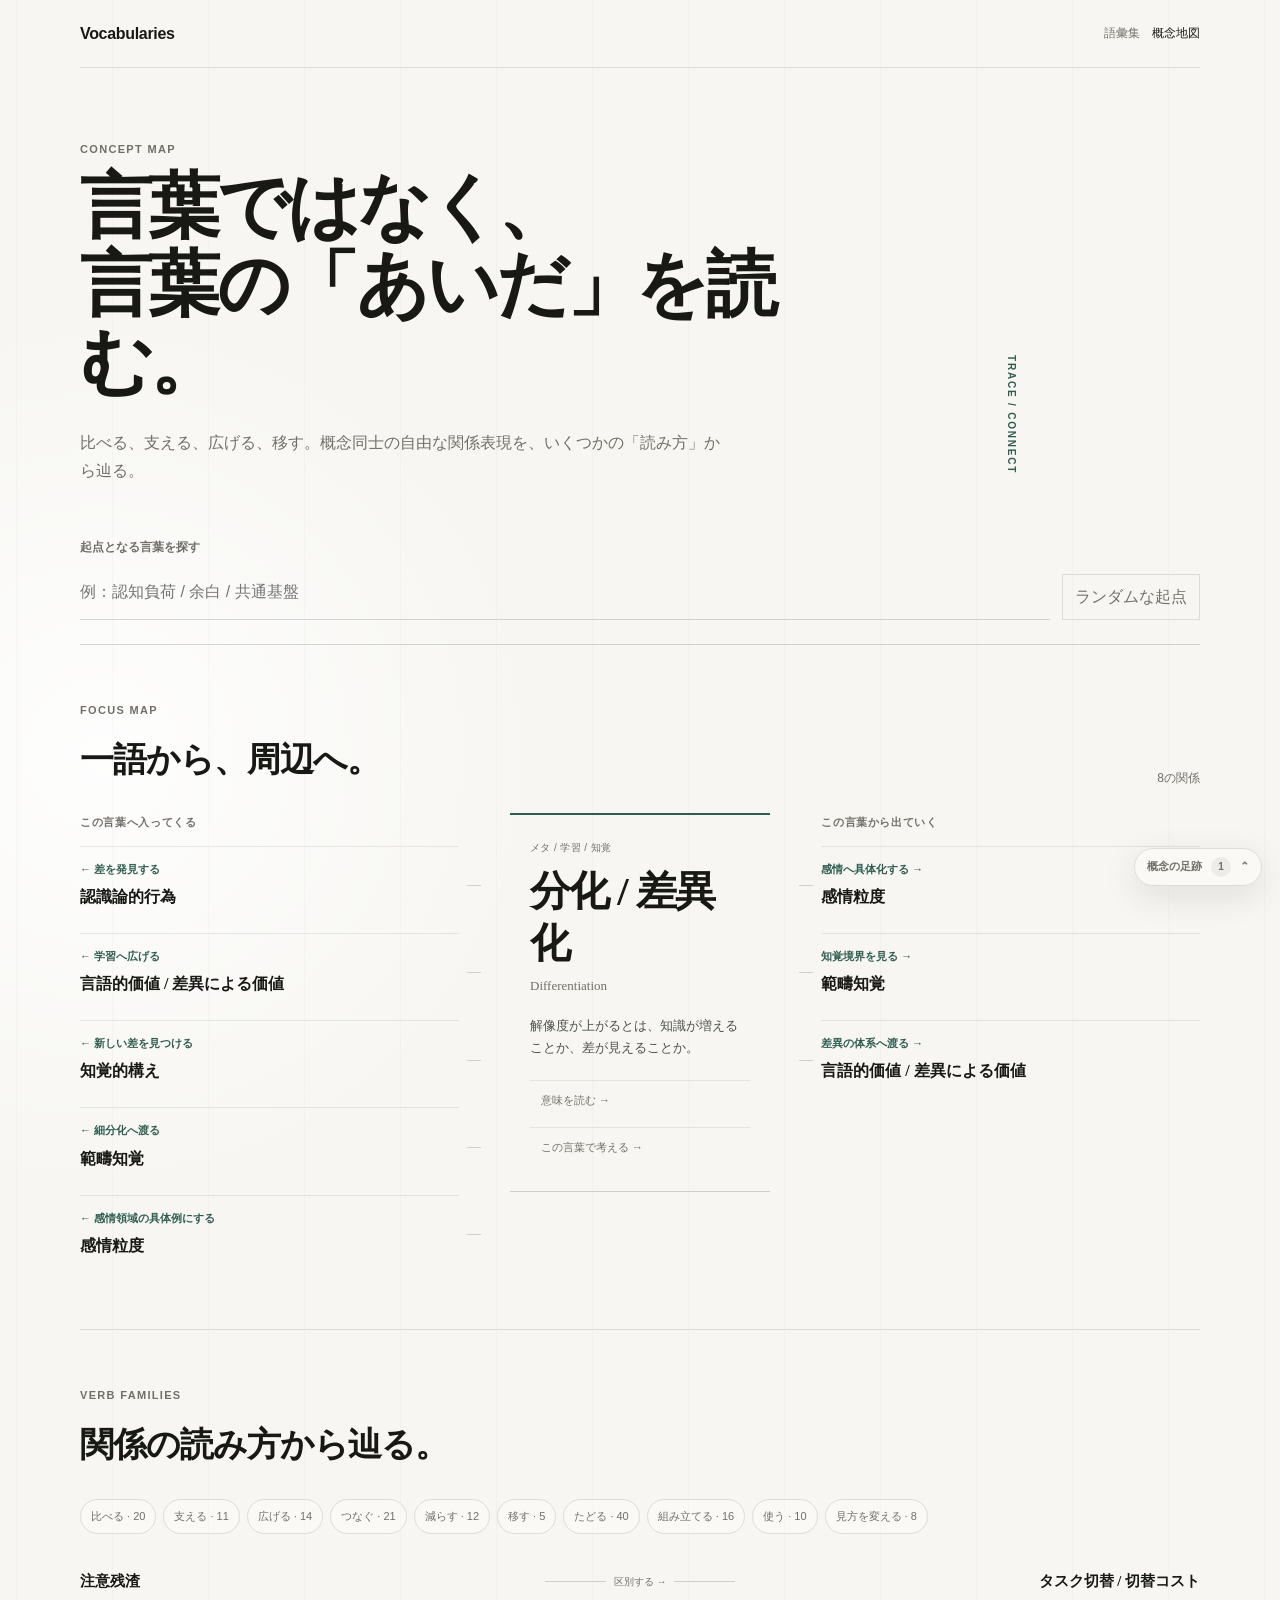
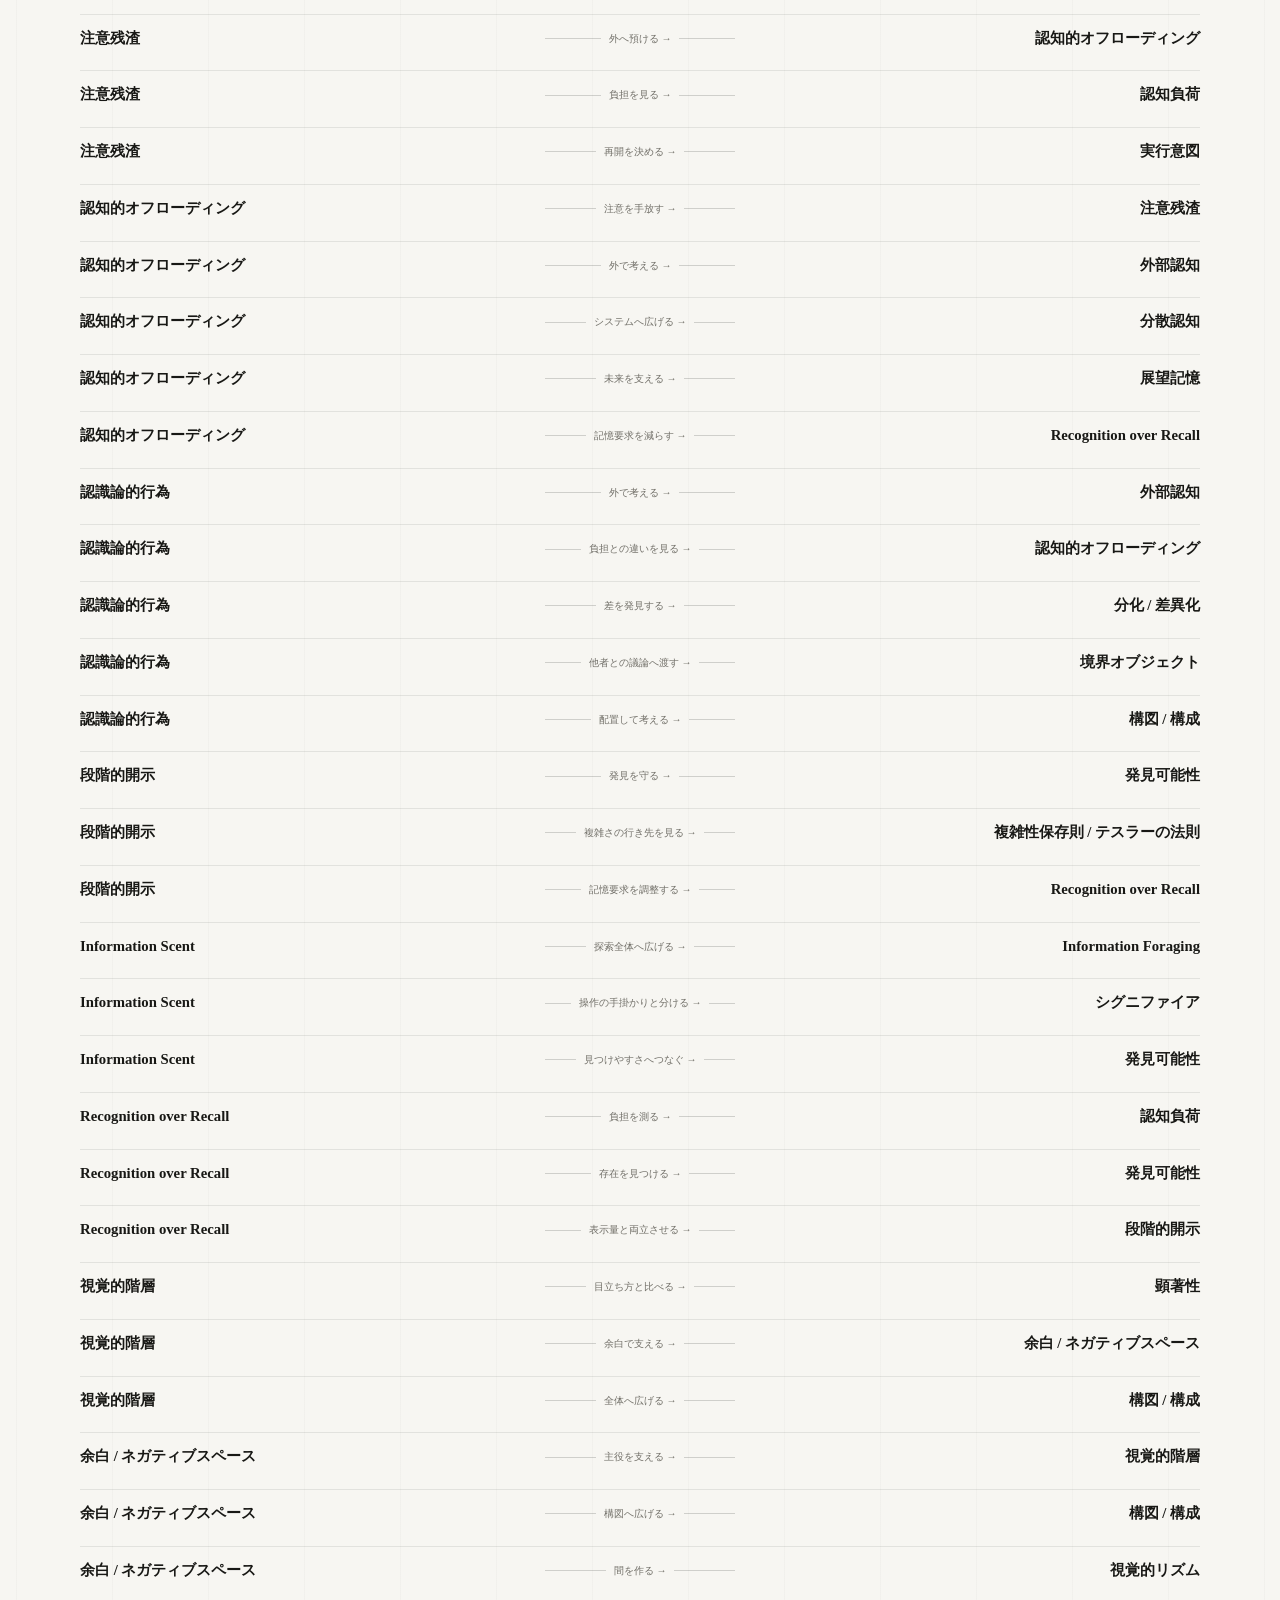
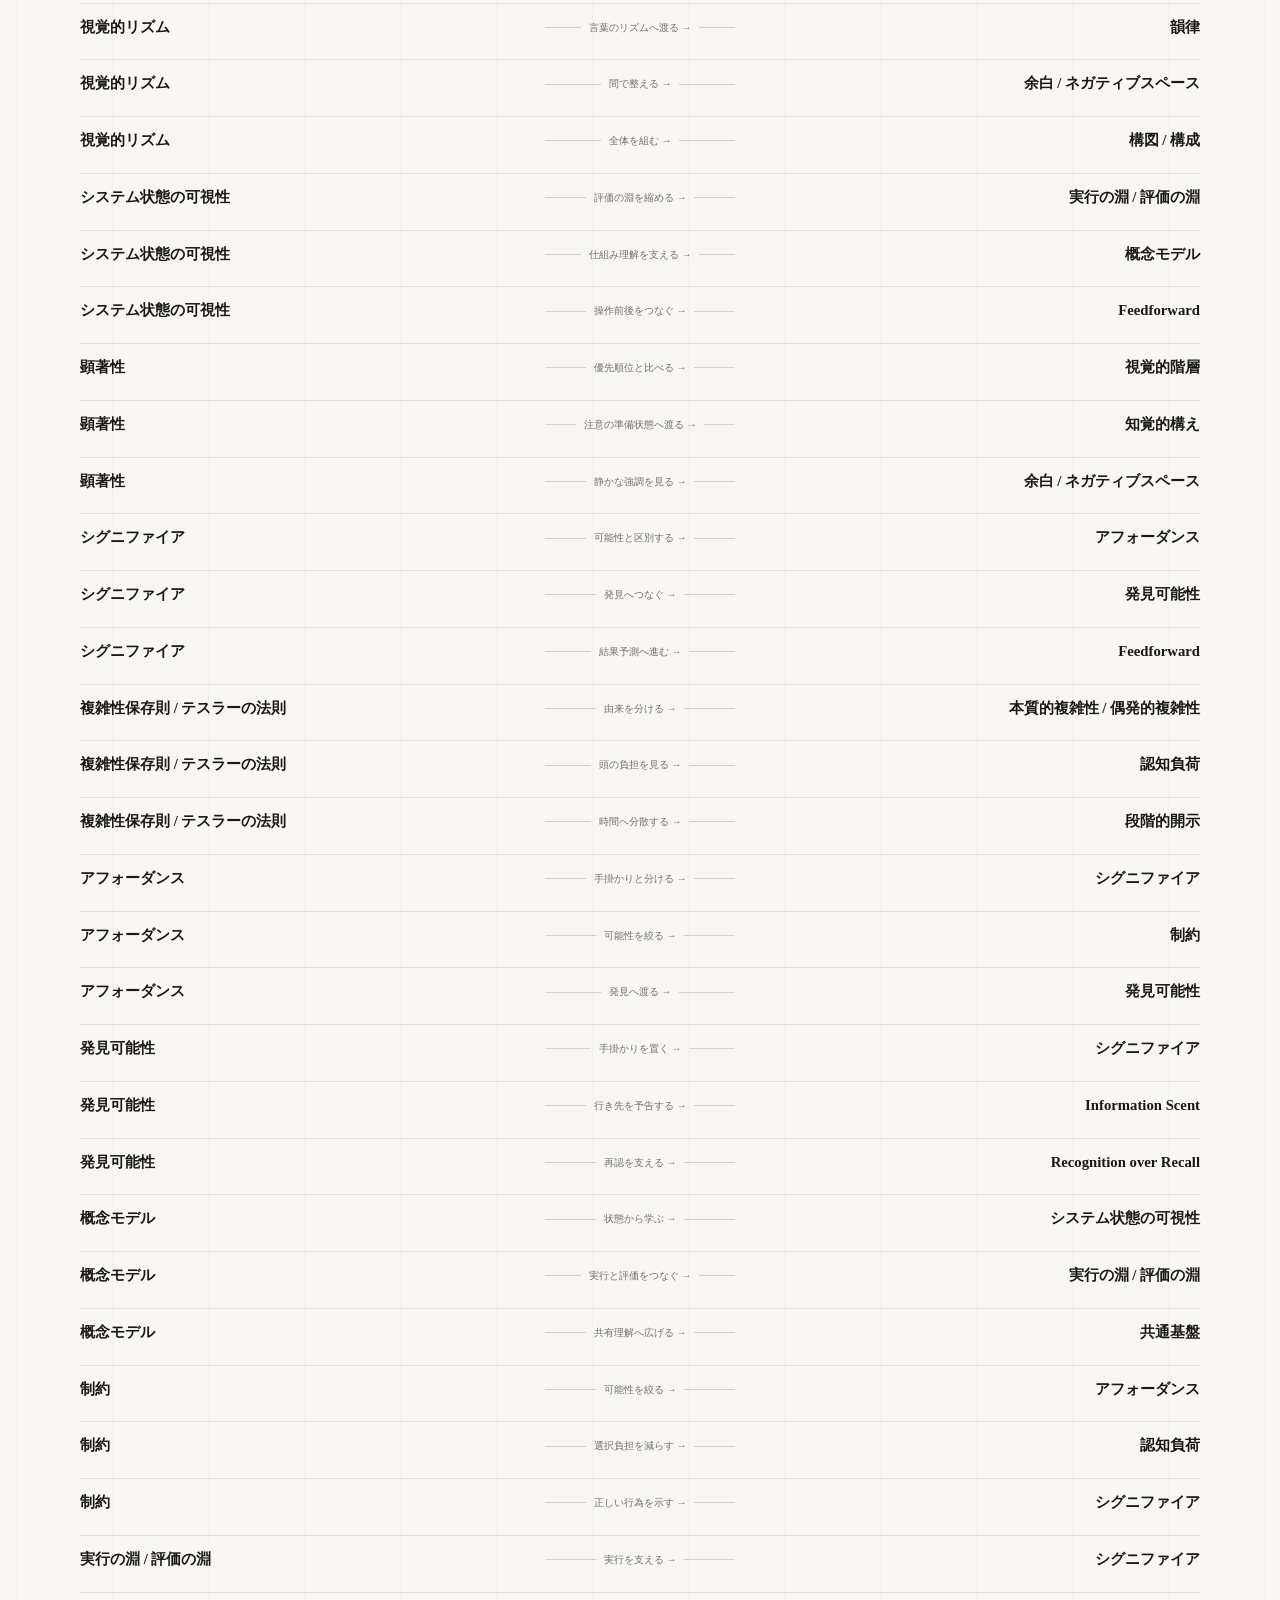
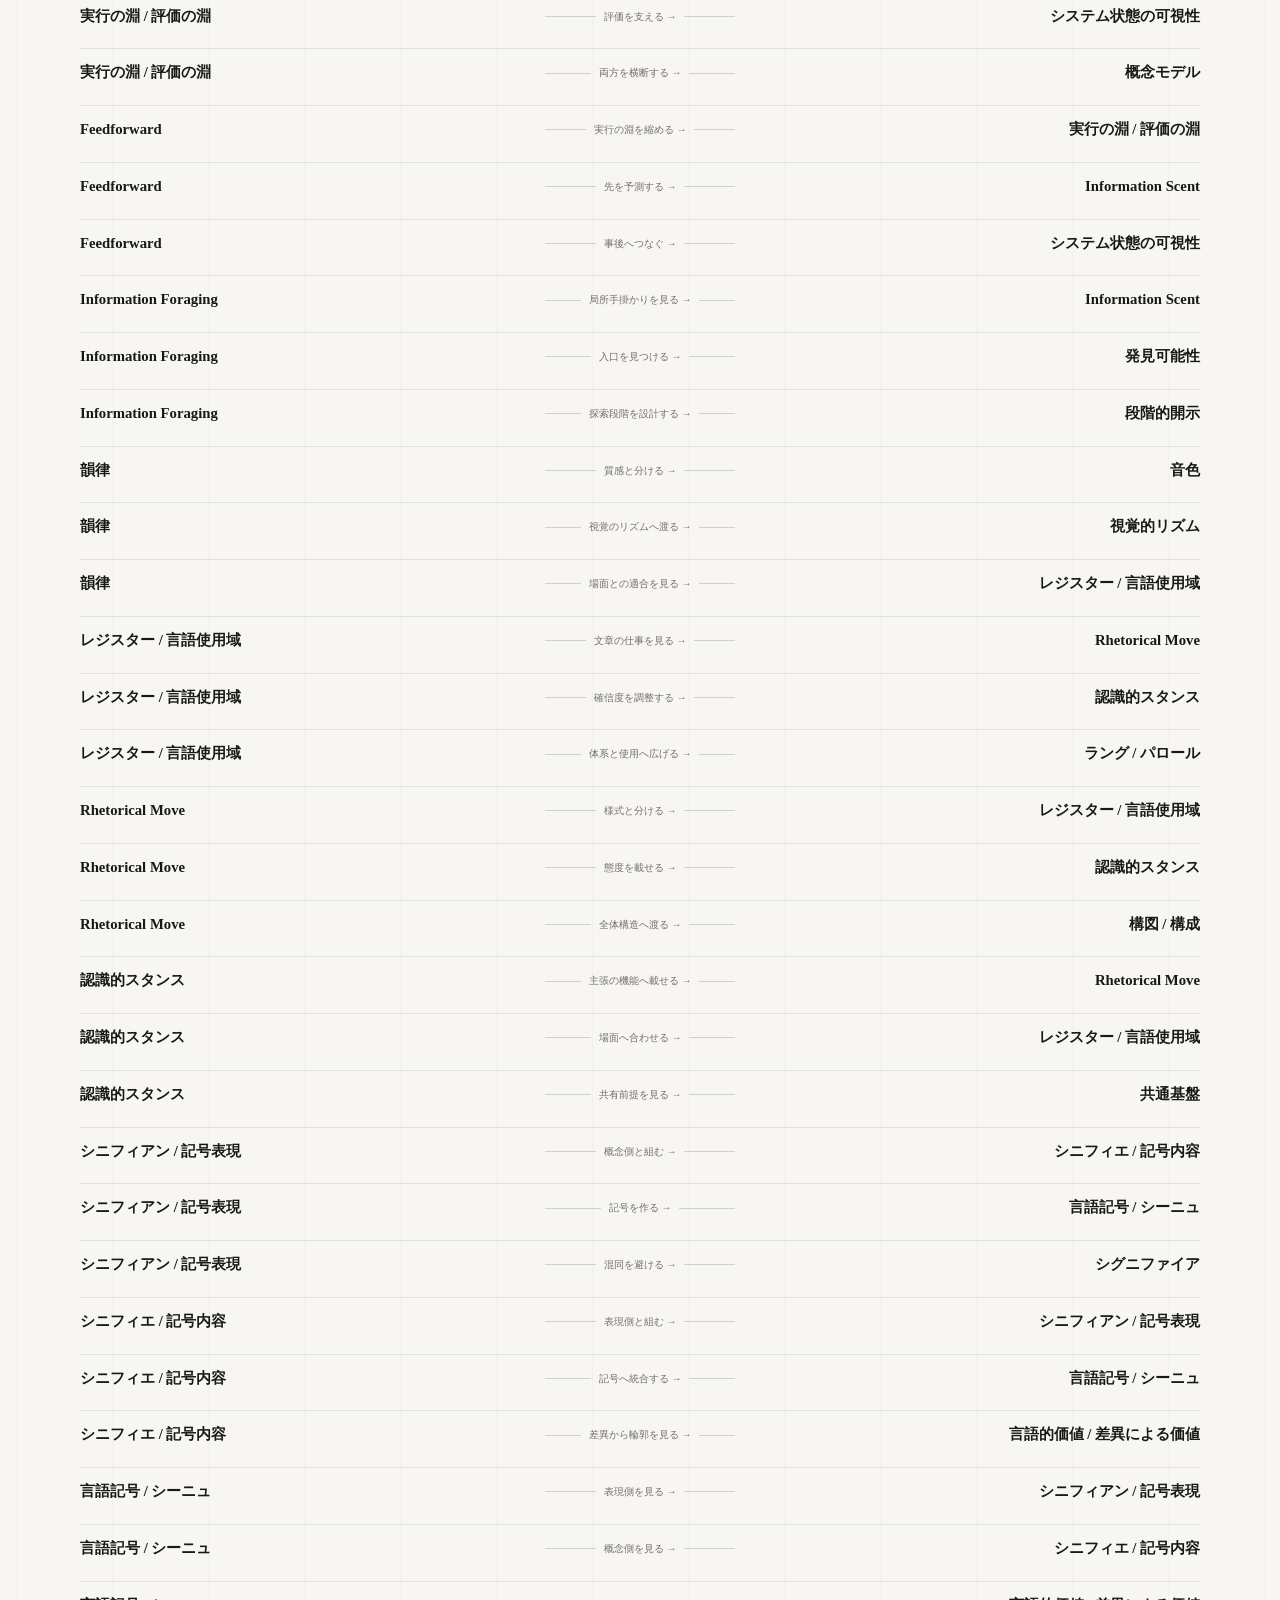
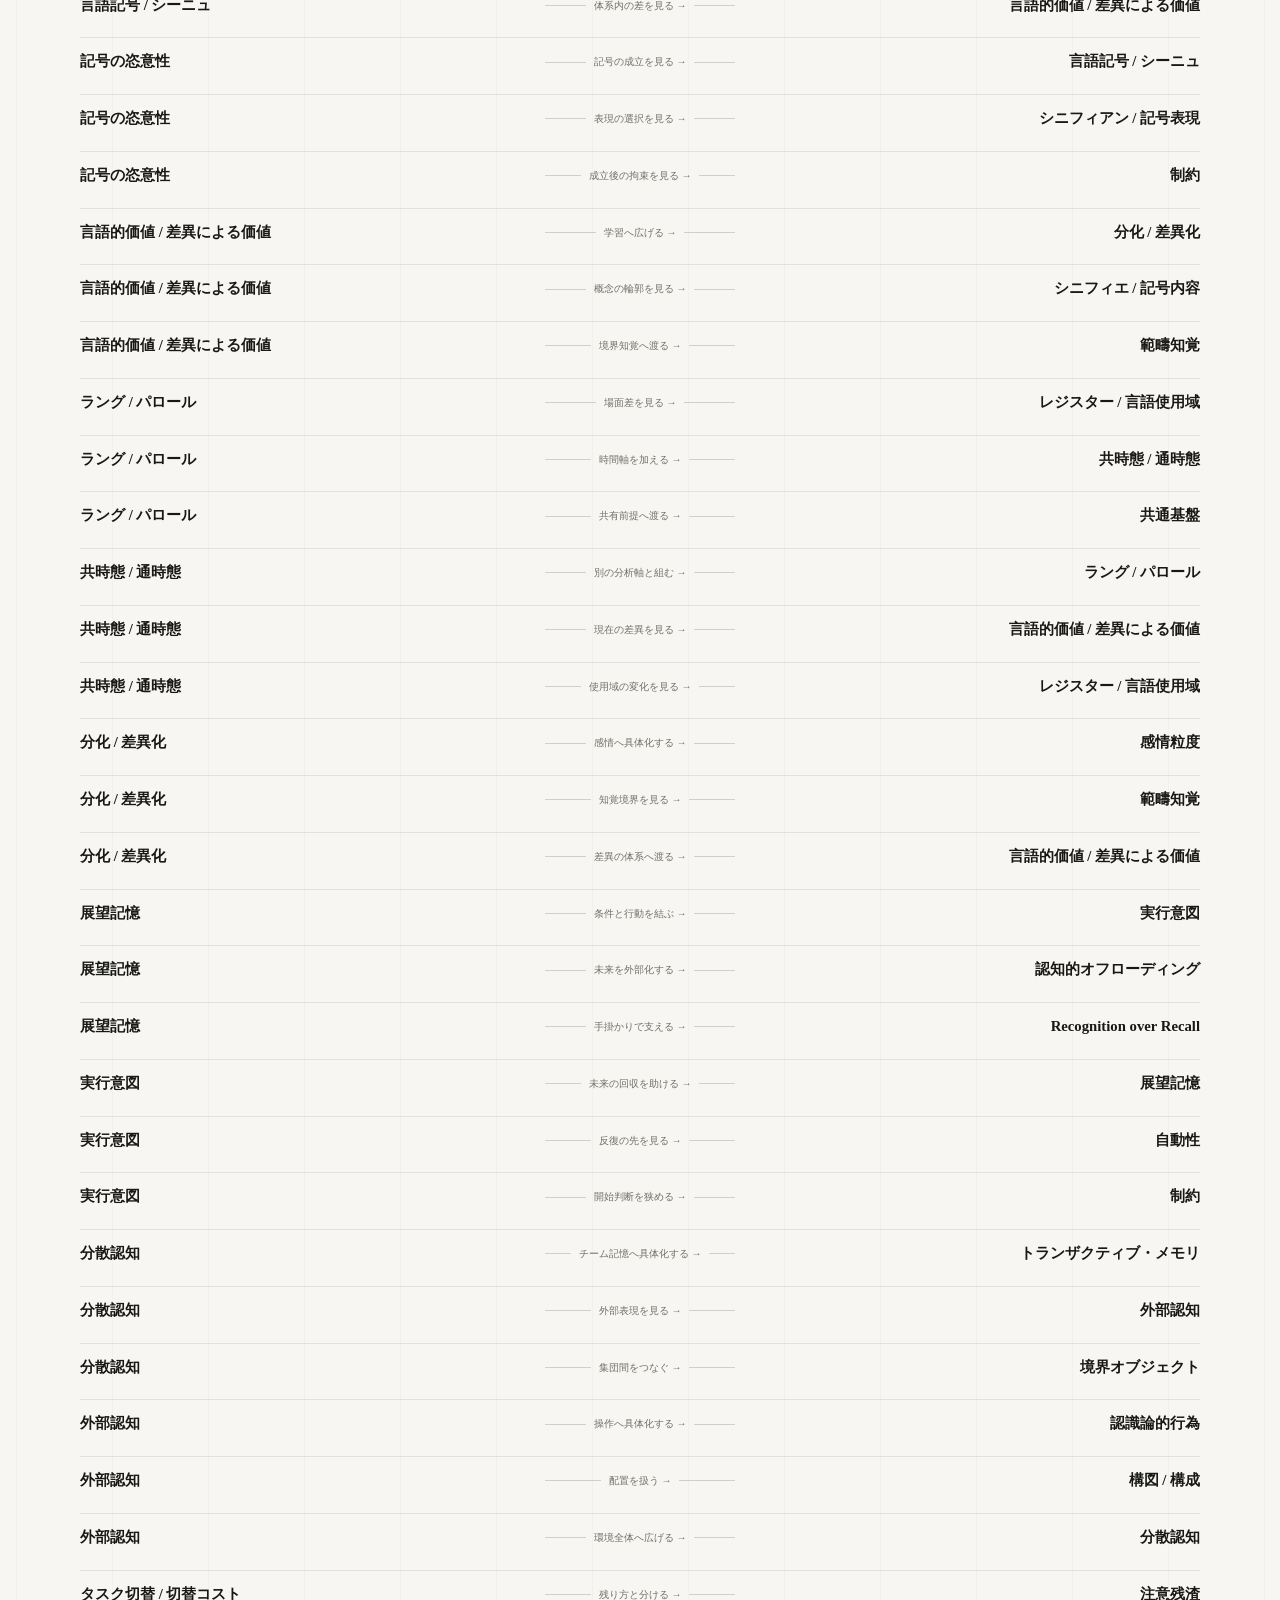
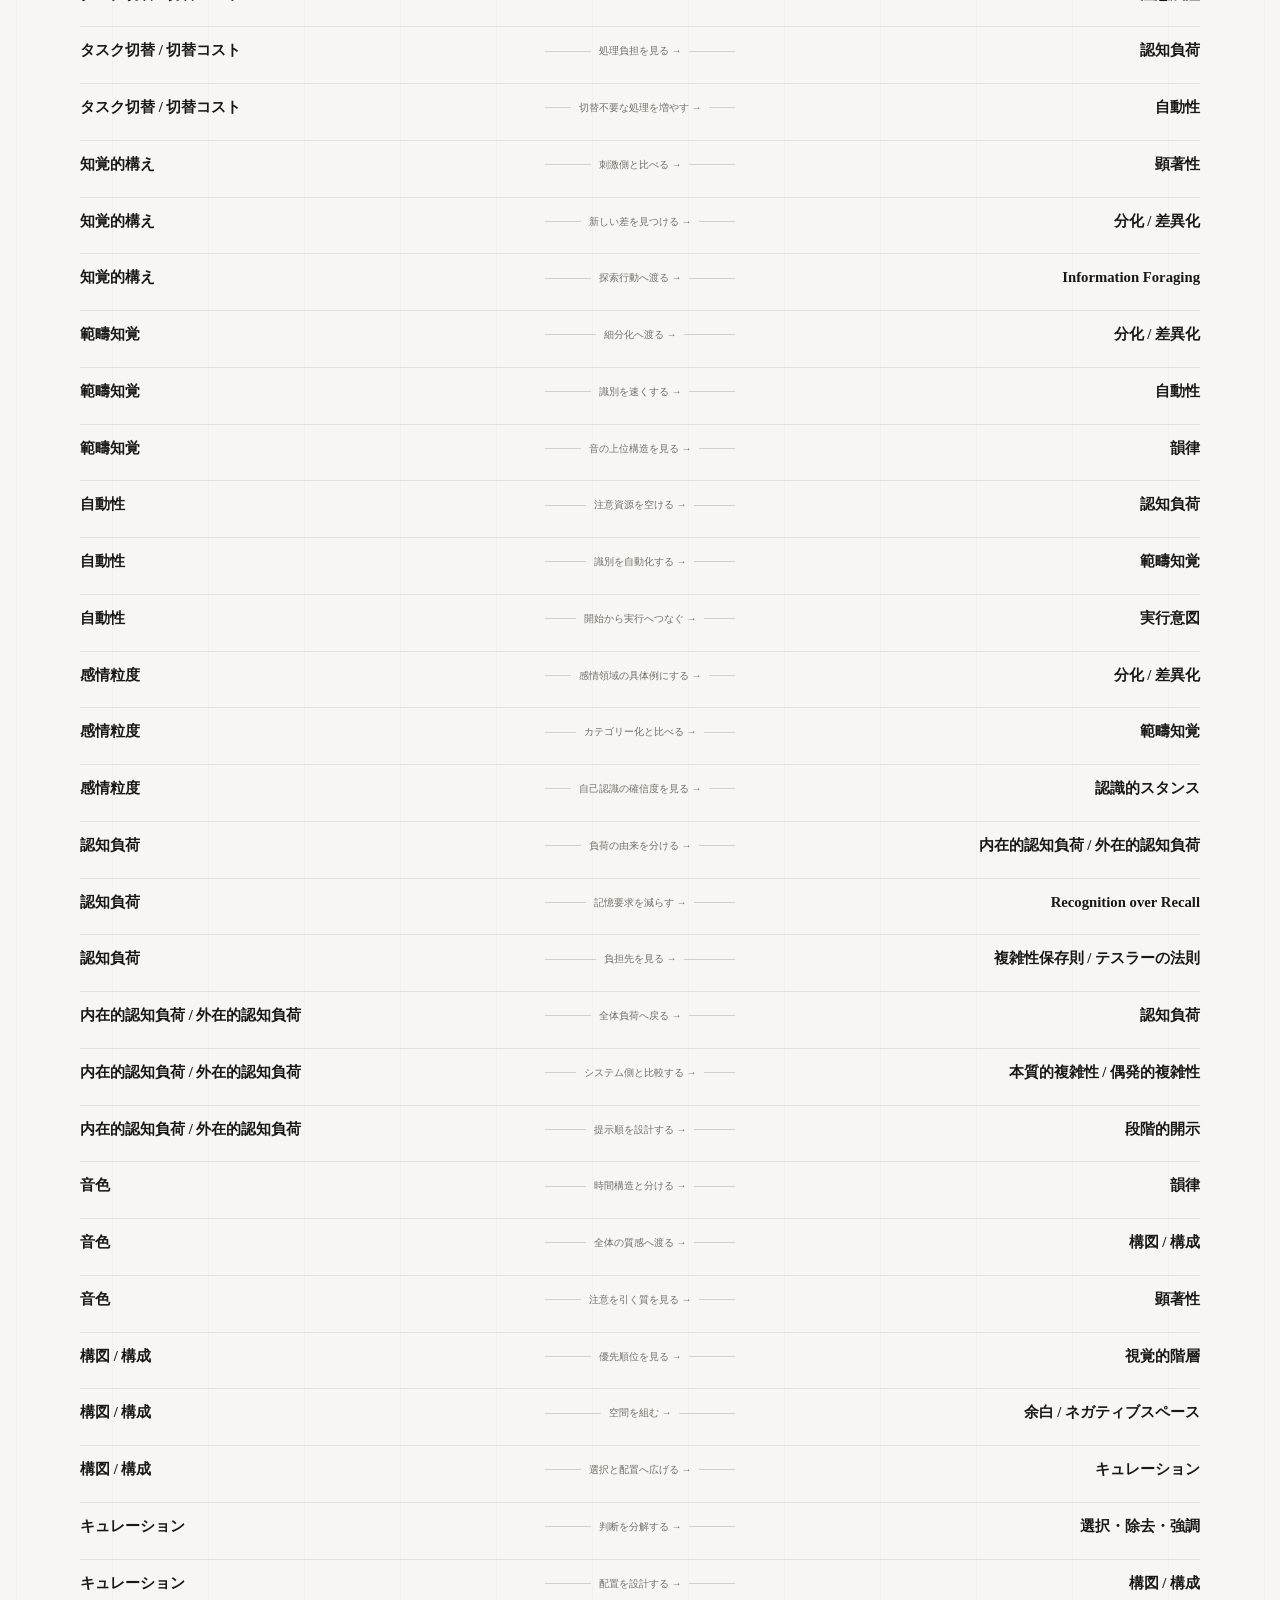
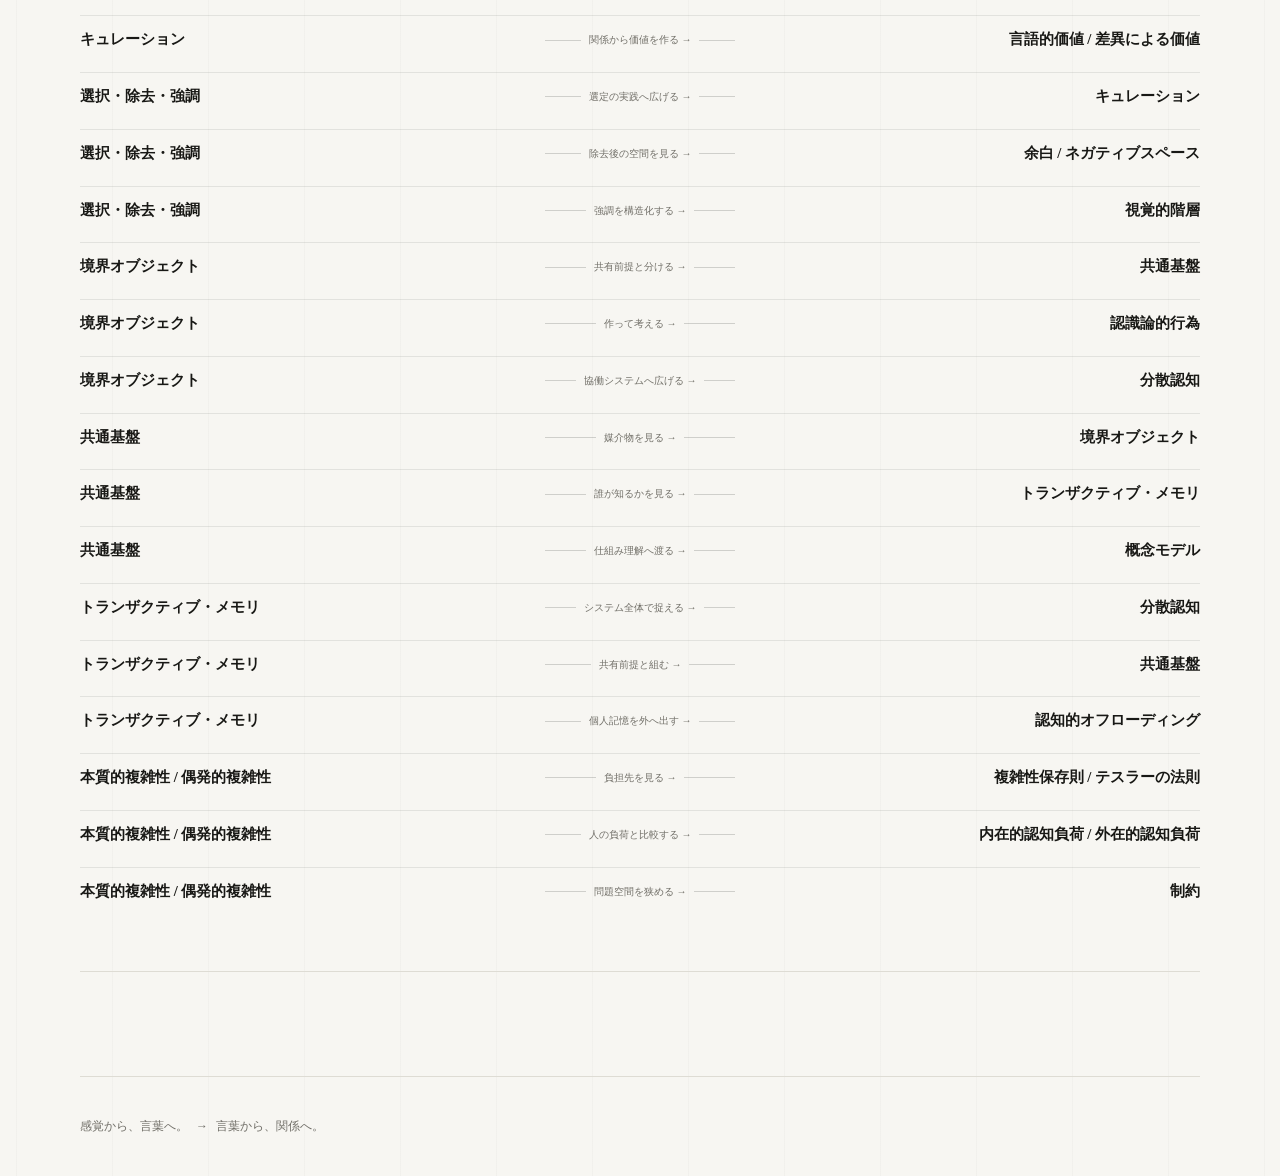
<file: concept-map.html>
<!doctype html>
<html lang="ja">
<head>
  <meta charset="utf-8" />
  <meta name="viewport" content="width=device-width, initial-scale=1" />
  <meta name="description" content="Vocabulariesの概念を、分野ではなく関係の読み方から辿る概念地図。" />
  <title>概念地図 — Vocabularies</title>
  <link rel="icon" href="./favicon.svg" type="image/svg+xml" />
  <link rel="stylesheet" href="./concept-map.css?v=20260901-value2" />
  <link rel="stylesheet" href="./trail.css?v=20260810-2231" />
  <link rel="stylesheet" href="./route-annotation.css?v=20260810-2244" />
  <link rel="stylesheet" href="./route-essay-link.css?v=20260810-2254" />
  <link rel="stylesheet" href="./route-compare-selector.css?v=20260810-2321" />
  <link rel="stylesheet" href="./motion-system.css?v=20260831-1341" />
  <link rel="stylesheet" href="./perception-system.css?v=20260831-1452" data-perception-system="true" />
  <link rel="stylesheet" href="./knowledge-landscape.css?v=20260831-2130" />
</head>
<body>
  <header class="map-site-header">
    <a class="map-brand" href="./">Vocabularies</a>
    <nav class="map-header-nav" aria-label="ページ移動"><a href="./">語彙集</a><span aria-current="page">概念地図</span></nav>
  </header>

  <main class="map-shell">
    <section class="map-hero"><p class="map-eyebrow">CONCEPT MAP</p><h1>言葉ではなく、<br>言葉の「あいだ」を読む。</h1><p class="map-lead">比べる、支える、広げる、移す。概念同士の自由な関係表現を、いくつかの「読み方」から辿る。</p></section>

    <section class="map-controls" aria-label="概念地図の操作">
      <label class="map-search" for="mapSearch"><span>起点となる言葉を探す</span><input id="mapSearch" type="search" autocomplete="off" placeholder="例：認知負荷 / 余白 / 共通基盤" /></label>
      <button id="randomFocus" class="map-quiet-button" type="button">ランダムな起点</button>
    </section>
    <div id="mapSearchResults" class="map-search-results" hidden></div>

    <section class="focus-map" aria-labelledby="focusTitle">
      <div class="focus-heading"><div><p class="map-eyebrow">FOCUS MAP</p><h2 id="focusTitle">一語から、周辺へ。</h2></div><p id="focusCount" class="focus-count">読み込み中…</p></div>
      <div id="focusMap" class="focus-map-stage" aria-live="polite"><p class="map-loading">概念を読み込み中…</p></div>
    </section>

    <section class="verb-index" aria-labelledby="verbTitle">
      <div class="verb-index-head"><div><p class="map-eyebrow">VERB FAMILIES</p><h2 id="verbTitle">関係の読み方から辿る。</h2></div><button id="clearVerb" class="map-text-button" type="button" hidden>すべて見る</button></div>
      <div id="verbFilters" class="verb-filters" aria-label="関係の読み方で絞り込む"></div>
      <div id="routeList" class="route-list"></div>
    </section>
  </main>

  <footer class="map-footer"><a href="./">感覚から、言葉へ。</a><span>→</span><a href="./concept-map.html">言葉から、関係へ。</a></footer>

  <script src="./relation-grammar.js?v=20260831-2303" defer></script>
  <script src="./trail.js?v=20260810-2231" defer></script>
  <script src="./route-annotation.js?v=20260810-2254" defer></script>
  <script src="./route-compare-selector.js?v=20260810-2320" defer></script>
  <script src="./concept-map.js?v=20260901-value2" defer></script>
  <script src="./motion-system.js?v=20260831-1452" defer></script>
</body>
</html>
</file>
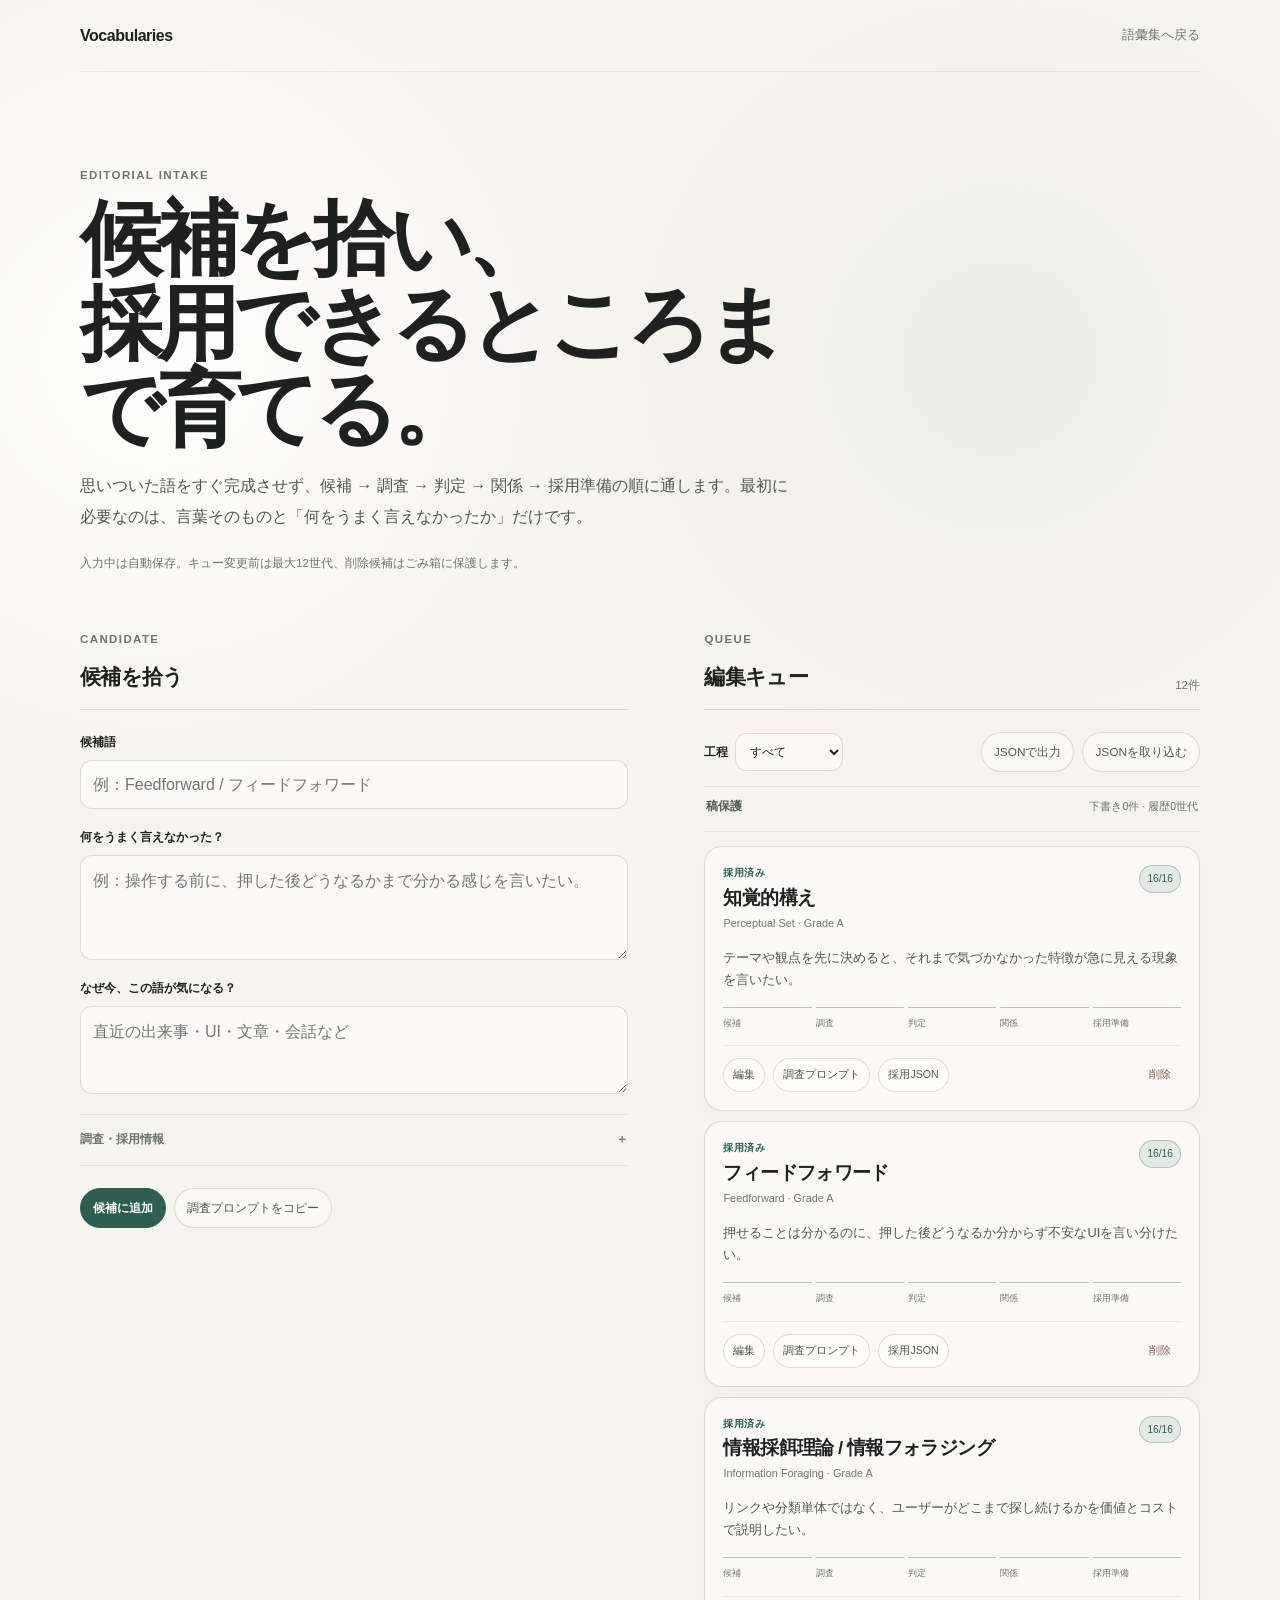
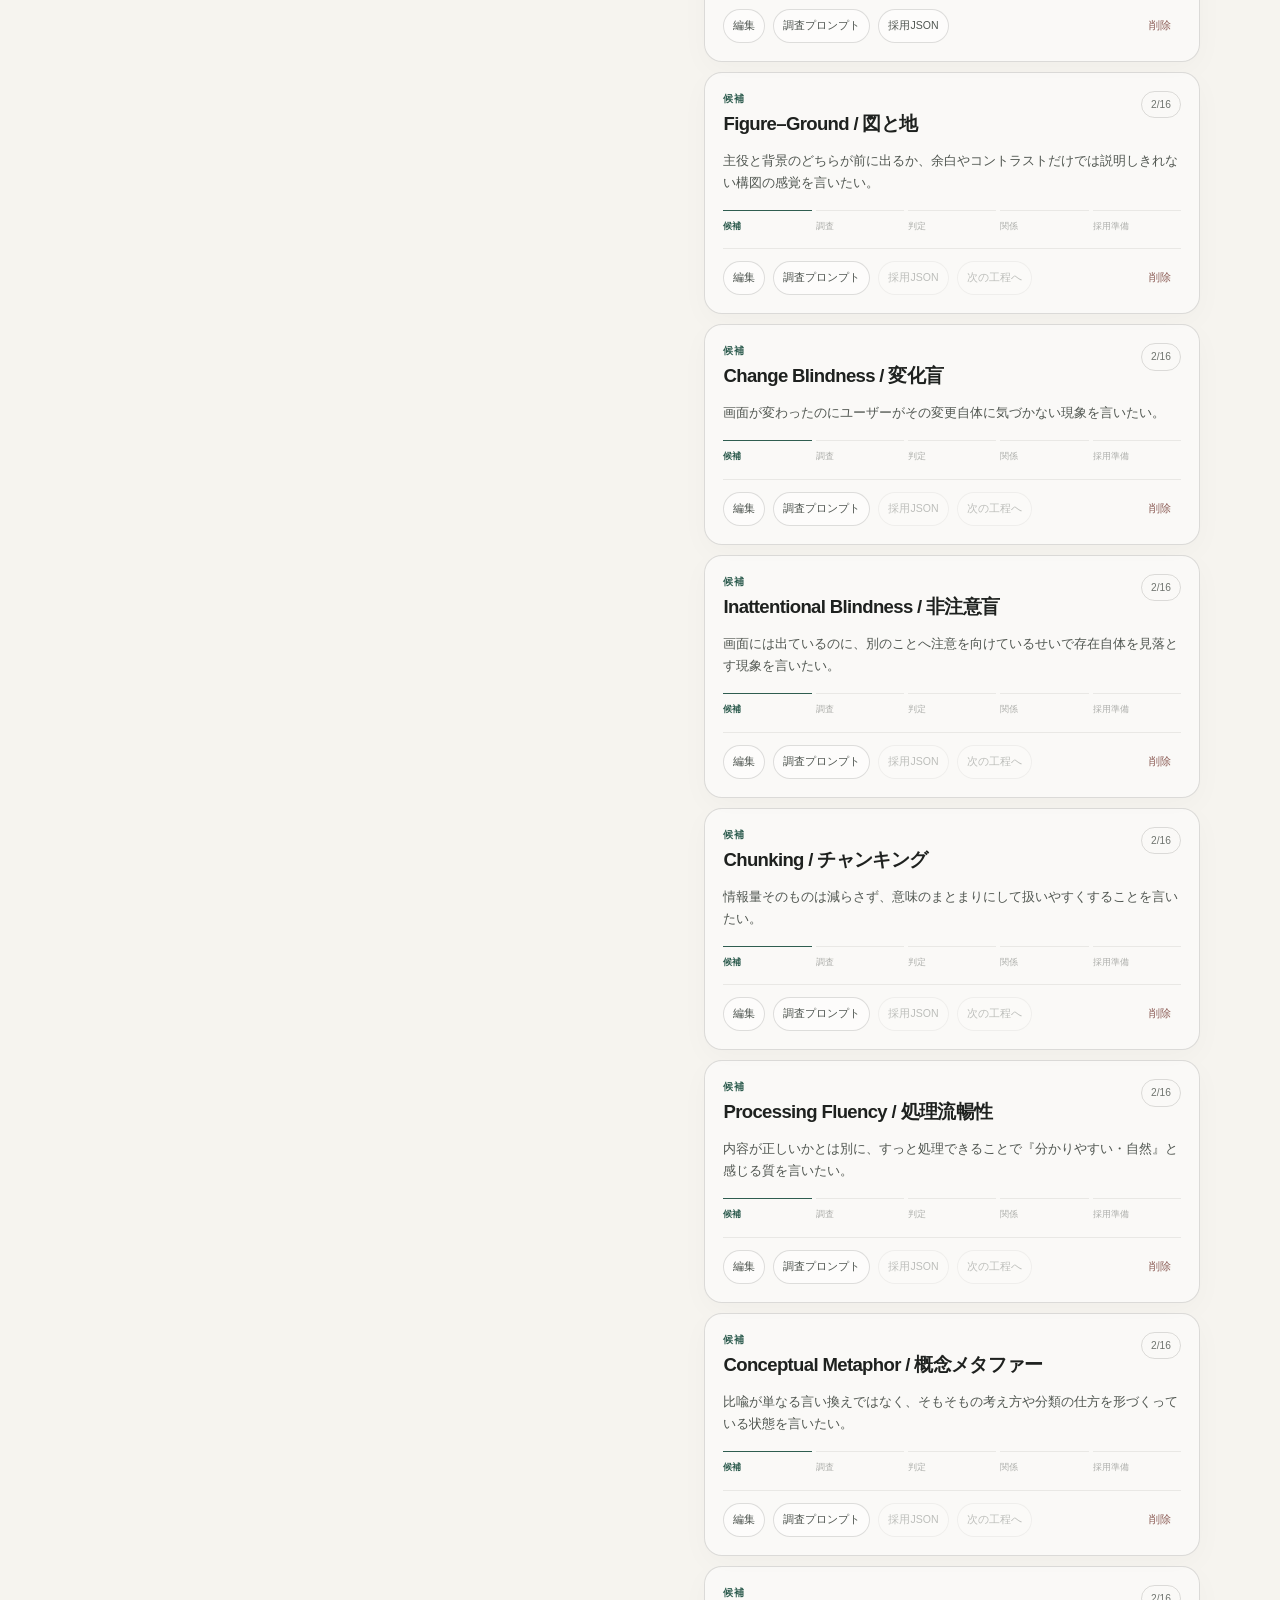
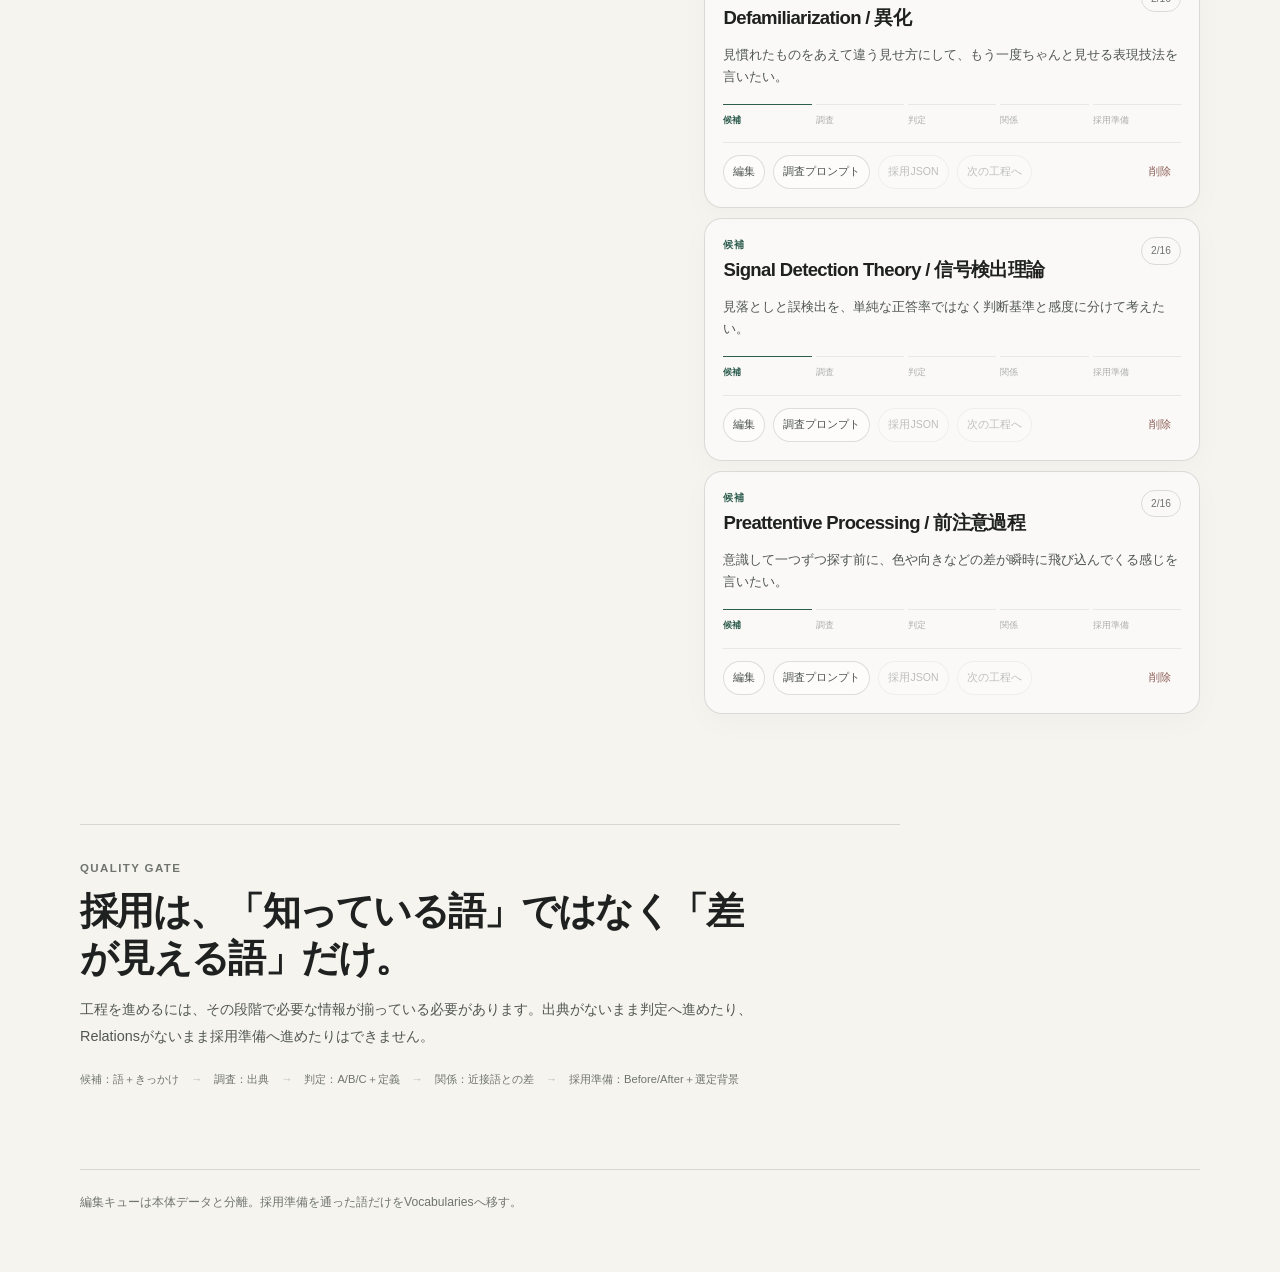
<file: editorial.html>
<!doctype html>
<html lang="ja">
<head>
  <meta charset="utf-8" />
  <meta name="viewport" content="width=device-width, initial-scale=1" />
  <meta name="description" content="Vocabulariesに収録する候補語を、調査・判定・関係づけ・採用まで管理する編集画面。" />
  <title>Editorial Intake — Vocabularies</title>
  <link rel="icon" href="./favicon.svg?v=20260810-1414" type="image/svg+xml" />
  <link rel="stylesheet" href="./styles-v3.css?v=20260810-1414" />
  <link rel="stylesheet" href="./editorial.css?v=20260810-1414" />
  <link rel="stylesheet" href="./editorial-protection.css?v=20260810-1414" />
</head>
<body class="editorial-body">
  <header class="site-header editorial-header">
    <a class="brand" href="./">Vocabularies</a>
    <a class="editorial-back" href="./">語彙集へ戻る</a>
  </header>

  <main class="editorial-main">
    <section class="editorial-hero">
      <p class="eyebrow">Editorial Intake</p>
      <h1>候補を拾い、<br />採用できるところまで育てる。</h1>
      <p class="lead">思いついた語をすぐ完成させず、候補 → 調査 → 判定 → 関係 → 採用準備の順に通します。最初に必要なのは、言葉そのものと「何をうまく言えなかったか」だけです。</p>
      <p id="intakeStatus" class="editorial-status" role="status" aria-live="polite">入力中は自動保存。キュー変更前は最大12世代、削除候補はごみ箱に保護します。</p>
    </section>

    <div class="editorial-layout">
      <section class="editorial-compose" aria-labelledby="formTitle">
        <div class="editorial-section-head">
          <div>
            <p class="eyebrow">Candidate</p>
            <h2 id="formTitle">候補を拾う</h2>
          </div>
        </div>

        <form id="intakeForm" class="intake-form">
          <input id="candidateId" type="hidden" />

          <label class="editorial-field editorial-field-wide">
            <span>候補語</span>
            <input id="candidateTerm" type="text" required placeholder="例：Feedforward / フィードフォワード" />
          </label>

          <label class="editorial-field editorial-field-wide">
            <span>何をうまく言えなかった？</span>
            <textarea id="candidateTrigger" required rows="3" placeholder="例：操作する前に、押した後どうなるかまで分かる感じを言いたい。"></textarea>
          </label>

          <label class="editorial-field editorial-field-wide">
            <span>なぜ今、この語が気になる？</span>
            <textarea id="candidateWhyNow" rows="2" placeholder="直近の出来事・UI・文章・会話など"></textarea>
          </label>

          <details id="advancedFields" class="editorial-details">
            <summary>
              <span>調査・採用情報</span>
              <span aria-hidden="true">＋</span>
            </summary>

            <div class="editorial-details-body">
              <div class="editorial-grid editorial-grid-2">
                <label class="editorial-field">
                  <span>日本語名</span>
                  <input id="candidateJa" type="text" placeholder="フィードフォワード" />
                </label>
                <label class="editorial-field">
                  <span>英語名</span>
                  <input id="candidateEn" type="text" placeholder="Feedforward" />
                </label>
                <label class="editorial-field">
                  <span>採用ID</span>
                  <input id="candidateProposedId" type="text" placeholder="feedforward" />
                </label>
                <label class="editorial-field">
                  <span>工程</span>
                  <select id="candidateStage">
                    <option value="captured">候補</option>
                    <option value="researching">調査</option>
                    <option value="qualified">判定</option>
                    <option value="related">関係</option>
                    <option value="ready">採用準備</option>
                    <option value="adopted">採用済み</option>
                    <option value="rejected">見送り</option>
                  </select>
                </label>
                <label class="editorial-field">
                  <span>A / B / C</span>
                  <select id="candidateGrade">
                    <option value="">未判定</option>
                    <option value="A">A — Strong</option>
                    <option value="B">B — Qualified</option>
                    <option value="C">C — Editorial</option>
                  </select>
                </label>
                <label class="editorial-field">
                  <span>主表記</span>
                  <select id="candidatePrimaryLanguage">
                    <option value="ja">日本語</option>
                    <option value="en">英語</option>
                  </select>
                </label>
                <label class="editorial-field editorial-field-wide">
                  <span>位置づけ</span>
                  <select id="candidateFormalStatus">
                    <option value="established_term">専門語</option>
                    <option value="design_principle">設計原則</option>
                    <option value="heuristic">ヒューリスティック</option>
                    <option value="editorial_principle">編集・制作原理</option>
                    <option value="project_meta">この語彙集でのメタ概念</option>
                  </select>
                </label>
              </div>

              <div class="editorial-grid editorial-grid-2">
                <label class="editorial-field">
                  <span>分野 <small>カンマ区切り</small></span>
                  <input id="candidateFields" type="text" placeholder="Design, UX" />
                </label>
                <label class="editorial-field">
                  <span>別名 <small>カンマ区切り</small></span>
                  <input id="candidateAliases" type="text" placeholder="予告情報, 操作前フィードバック" />
                </label>
                <label class="editorial-field editorial-field-wide">
                  <span>感覚の手掛かり <small>カンマ区切り</small></span>
                  <input id="candidateFeelings" type="text" placeholder="押す前に結果を知りたい, 先が読める" />
                </label>
              </div>

              <label class="editorial-field editorial-field-wide">
                <span>一文説明</span>
                <input id="candidateOneLiner" type="text" />
              </label>

              <label class="editorial-field editorial-field-wide">
                <span>定義</span>
                <textarea id="candidateDescription" rows="4"></textarea>
              </label>

              <label class="editorial-field editorial-field-wide">
                <span>用法メモ</span>
                <textarea id="candidateUsageNote" rows="3" placeholder="正式用法と、この語彙集での拡張の境界など"></textarea>
              </label>

              <label class="editorial-field editorial-field-wide">
                <span>なぜ、この言葉か</span>
                <textarea id="candidateWhySelected" rows="4"></textarea>
              </label>

              <div class="editorial-grid editorial-grid-2">
                <label class="editorial-field">
                  <span>Before</span>
                  <textarea id="candidateBefore" rows="3"></textarea>
                </label>
                <label class="editorial-field">
                  <span>After</span>
                  <textarea id="candidateAfter" rows="3"></textarea>
                </label>
              </div>

              <label class="editorial-field editorial-field-wide">
                <span>出典URL <small>1行1件</small></span>
                <textarea id="candidateSources" rows="4" placeholder="https://..."></textarea>
              </label>

              <label class="editorial-field editorial-field-wide">
                <span>Relations <small>1行1件：id | type | note</small></span>
                <textarea id="candidateRelations" rows="5" placeholder="signifier | 補完 | 操作後ではなく、操作前に結果を予告する。"></textarea>
              </label>

              <label class="editorial-field editorial-field-wide">
                <span>採否メモ</span>
                <textarea id="candidateDecisionNote" rows="3" placeholder="B判定の理由、見送り理由など"></textarea>
              </label>
            </div>
          </details>

          <div class="editorial-form-actions">
            <button id="saveCandidate" class="editorial-primary" type="submit">候補に追加</button>
            <button id="copyResearchPrompt" class="editorial-secondary" type="button">調査プロンプトをコピー</button>
            <button id="resetCandidate" class="editorial-secondary" type="button" hidden>新規入力に戻る</button>
          </div>
        </form>
      </section>

      <section class="editorial-queue" aria-labelledby="queueTitle">
        <div class="editorial-section-head editorial-queue-head">
          <div>
            <p class="eyebrow">Queue</p>
            <h2 id="queueTitle">編集キュー</h2>
          </div>
          <span id="queueCount" class="editorial-count">0件</span>
        </div>

        <div class="editorial-toolbar">
          <label>
            <span>工程</span>
            <select id="stageFilter">
              <option value="all">すべて</option>
              <option value="captured">候補</option>
              <option value="researching">調査</option>
              <option value="qualified">判定</option>
              <option value="related">関係</option>
              <option value="ready">採用準備</option>
              <option value="adopted">採用済み</option>
              <option value="rejected">見送り</option>
            </select>
          </label>
          <button id="exportIntake" class="editorial-secondary" type="button">JSONで出力</button>
          <label class="editorial-file-button">
            JSONを取り込む
            <input id="importIntake" type="file" accept="application/json,.json" />
          </label>
        </div>

        <div id="intakeEmpty" class="editorial-empty">
          <p>まだ候補はありません。</p>
          <p>言えなかった差を一つ拾うところから始めます。</p>
        </div>
        <div id="intakeQueue" class="intake-queue"></div>
      </section>
    </div>

    <section class="editorial-note">
      <p class="eyebrow">Quality gate</p>
      <h2>採用は、「知っている語」ではなく「差が見える語」だけ。</h2>
      <p>工程を進めるには、その段階で必要な情報が揃っている必要があります。出典がないまま判定へ進めたり、Relationsがないまま採用準備へ進めたりはできません。</p>
      <div class="editorial-gates">
        <span>候補：語＋きっかけ</span>
        <span>調査：出典</span>
        <span>判定：A/B/C＋定義</span>
        <span>関係：近接語との差</span>
        <span>採用準備：Before/After＋選定背景</span>
      </div>
    </section>
  </main>

  <footer class="site-footer editorial-footer">
    <p>編集キューは本体データと分離。採用準備を通った語だけをVocabulariesへ移す。</p>
  </footer>

  <script src="./editorial-protection.js?v=20260810-1414" defer></script>
  <script src="./editorial.js?v=20260810-1414" defer></script>
</body>
</html>
</file>
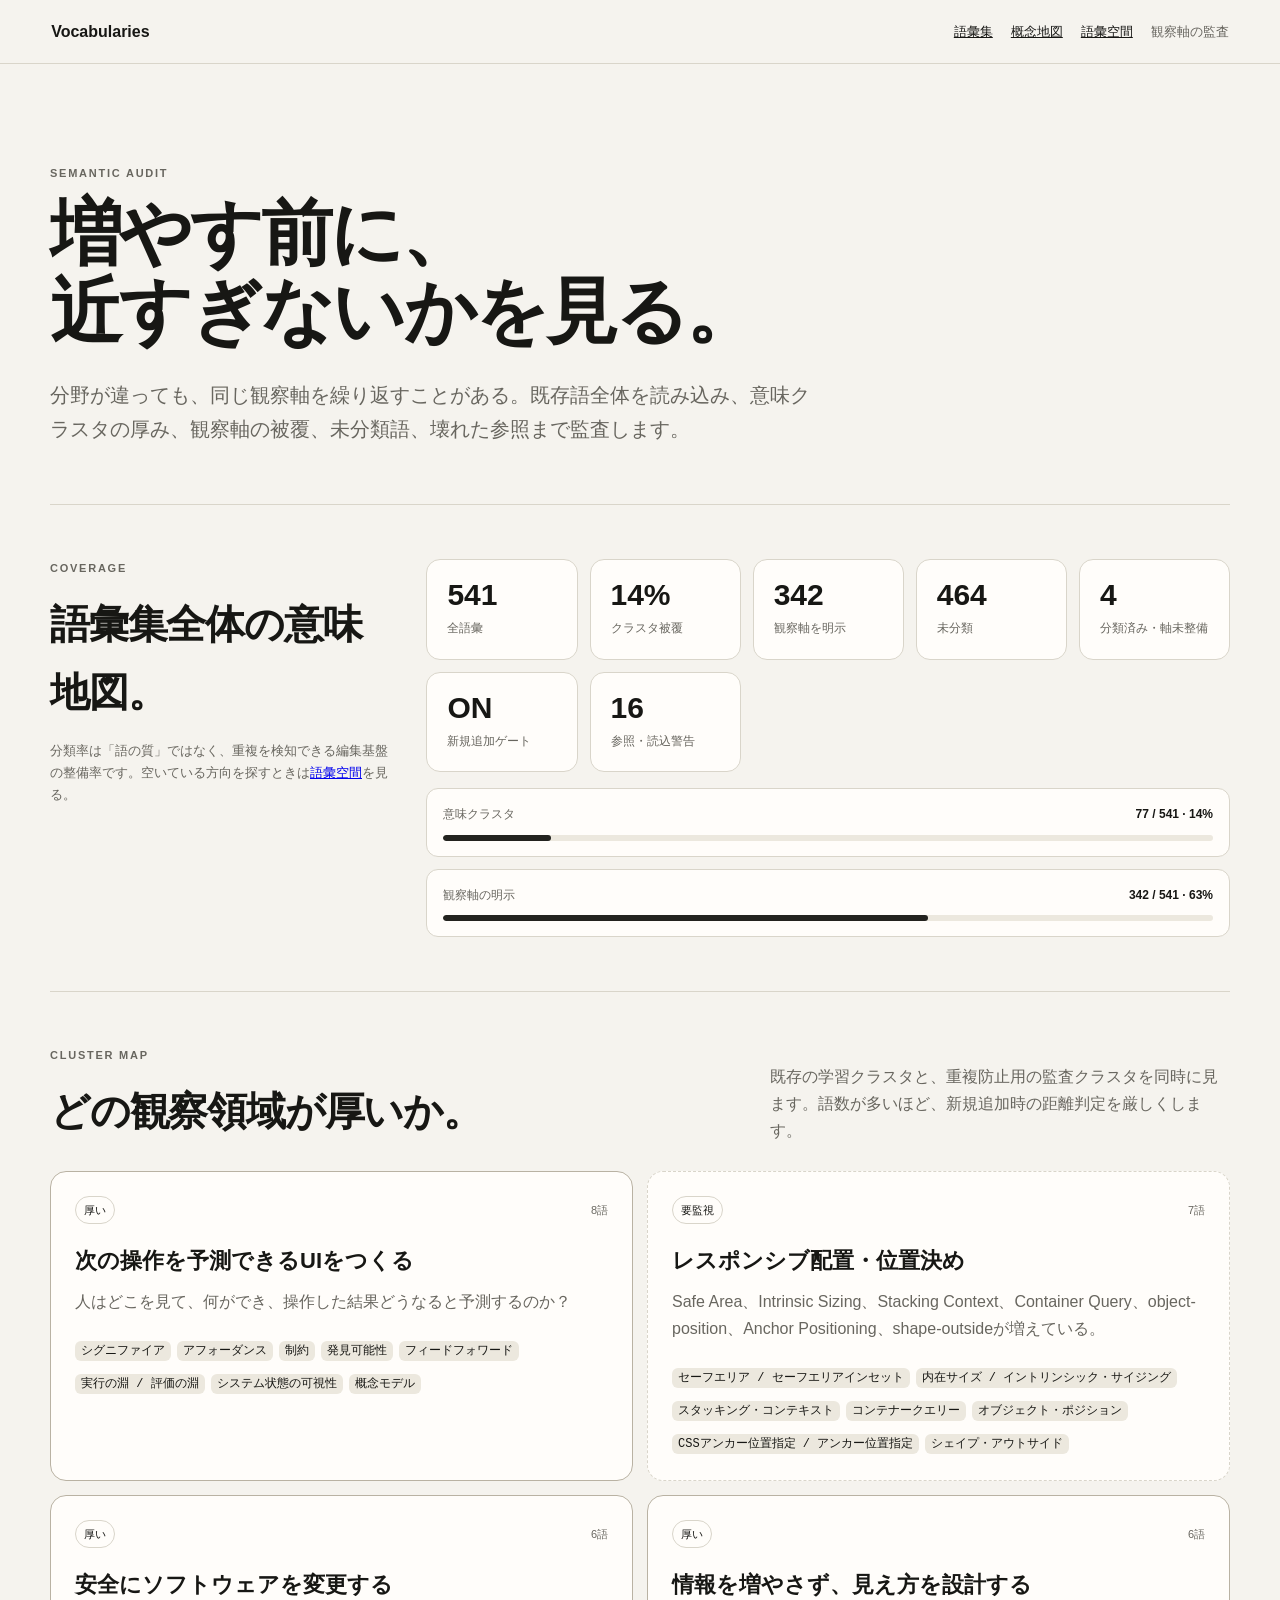
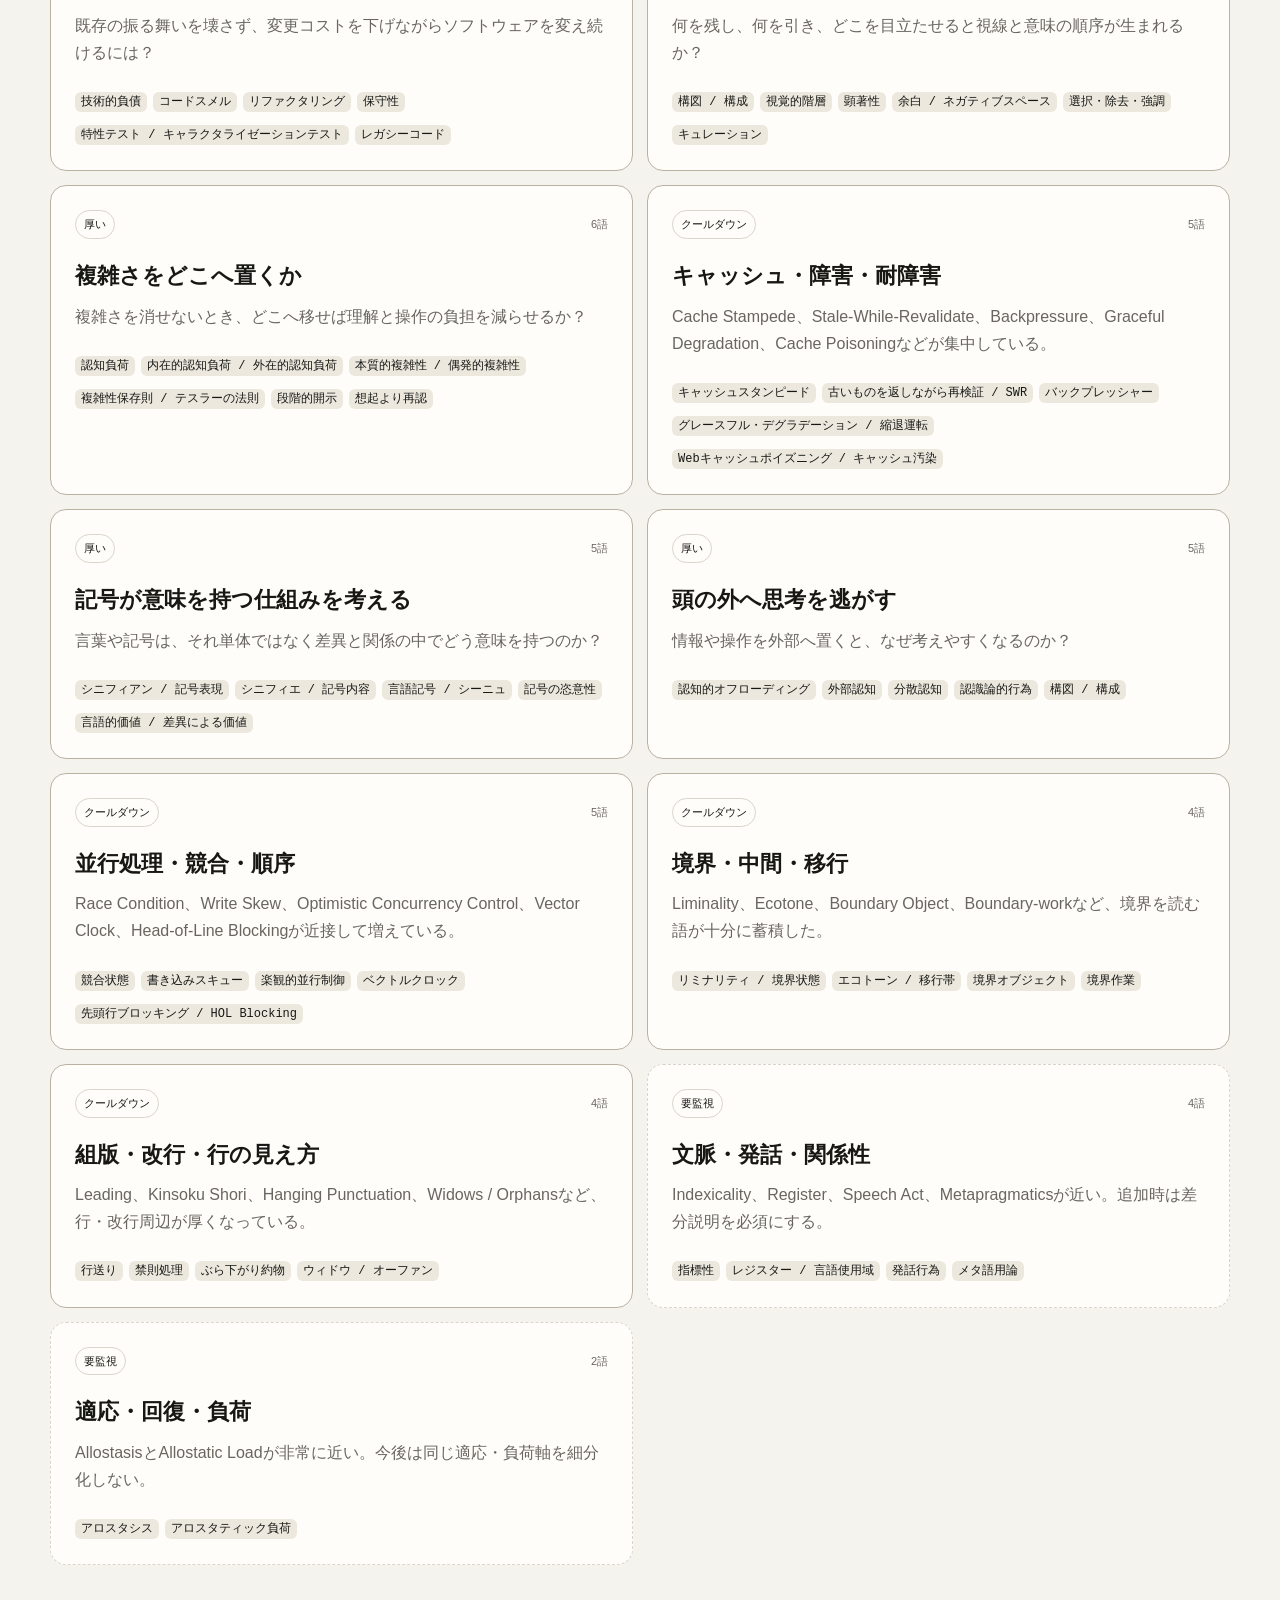
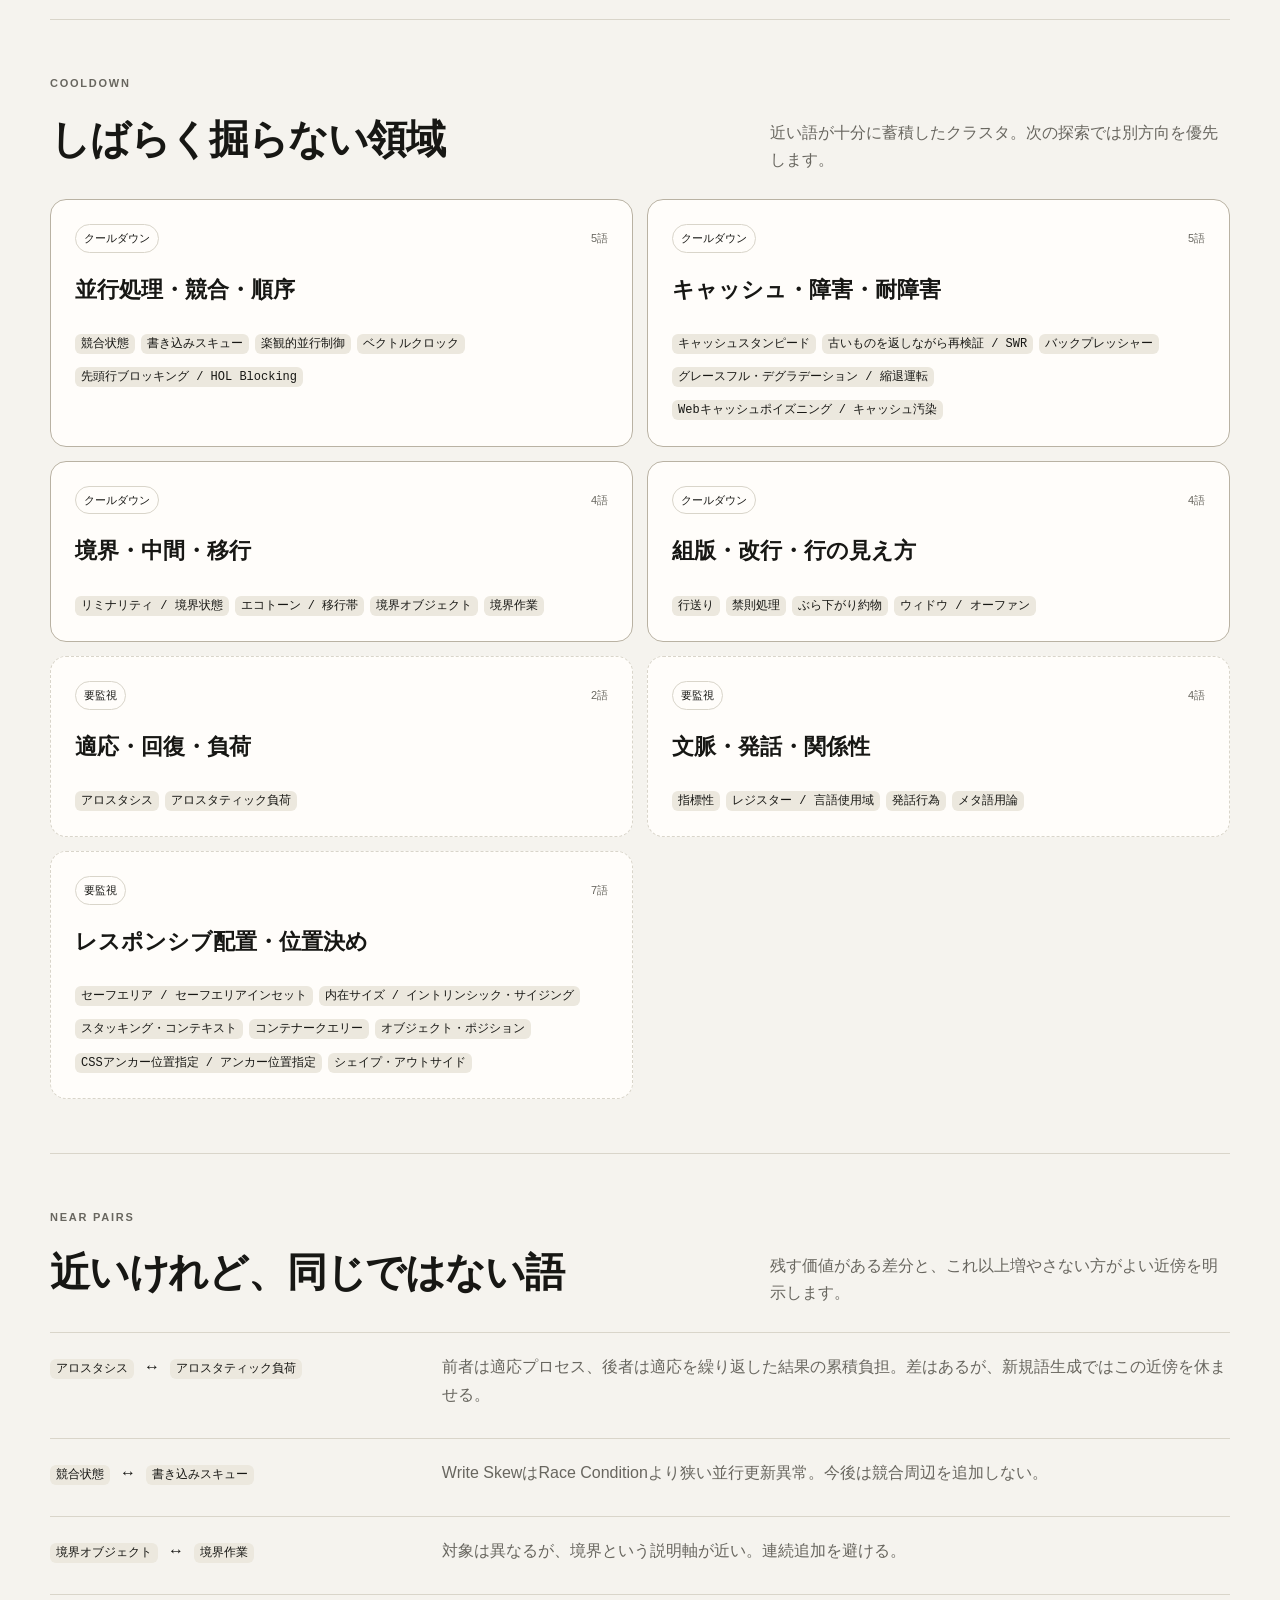
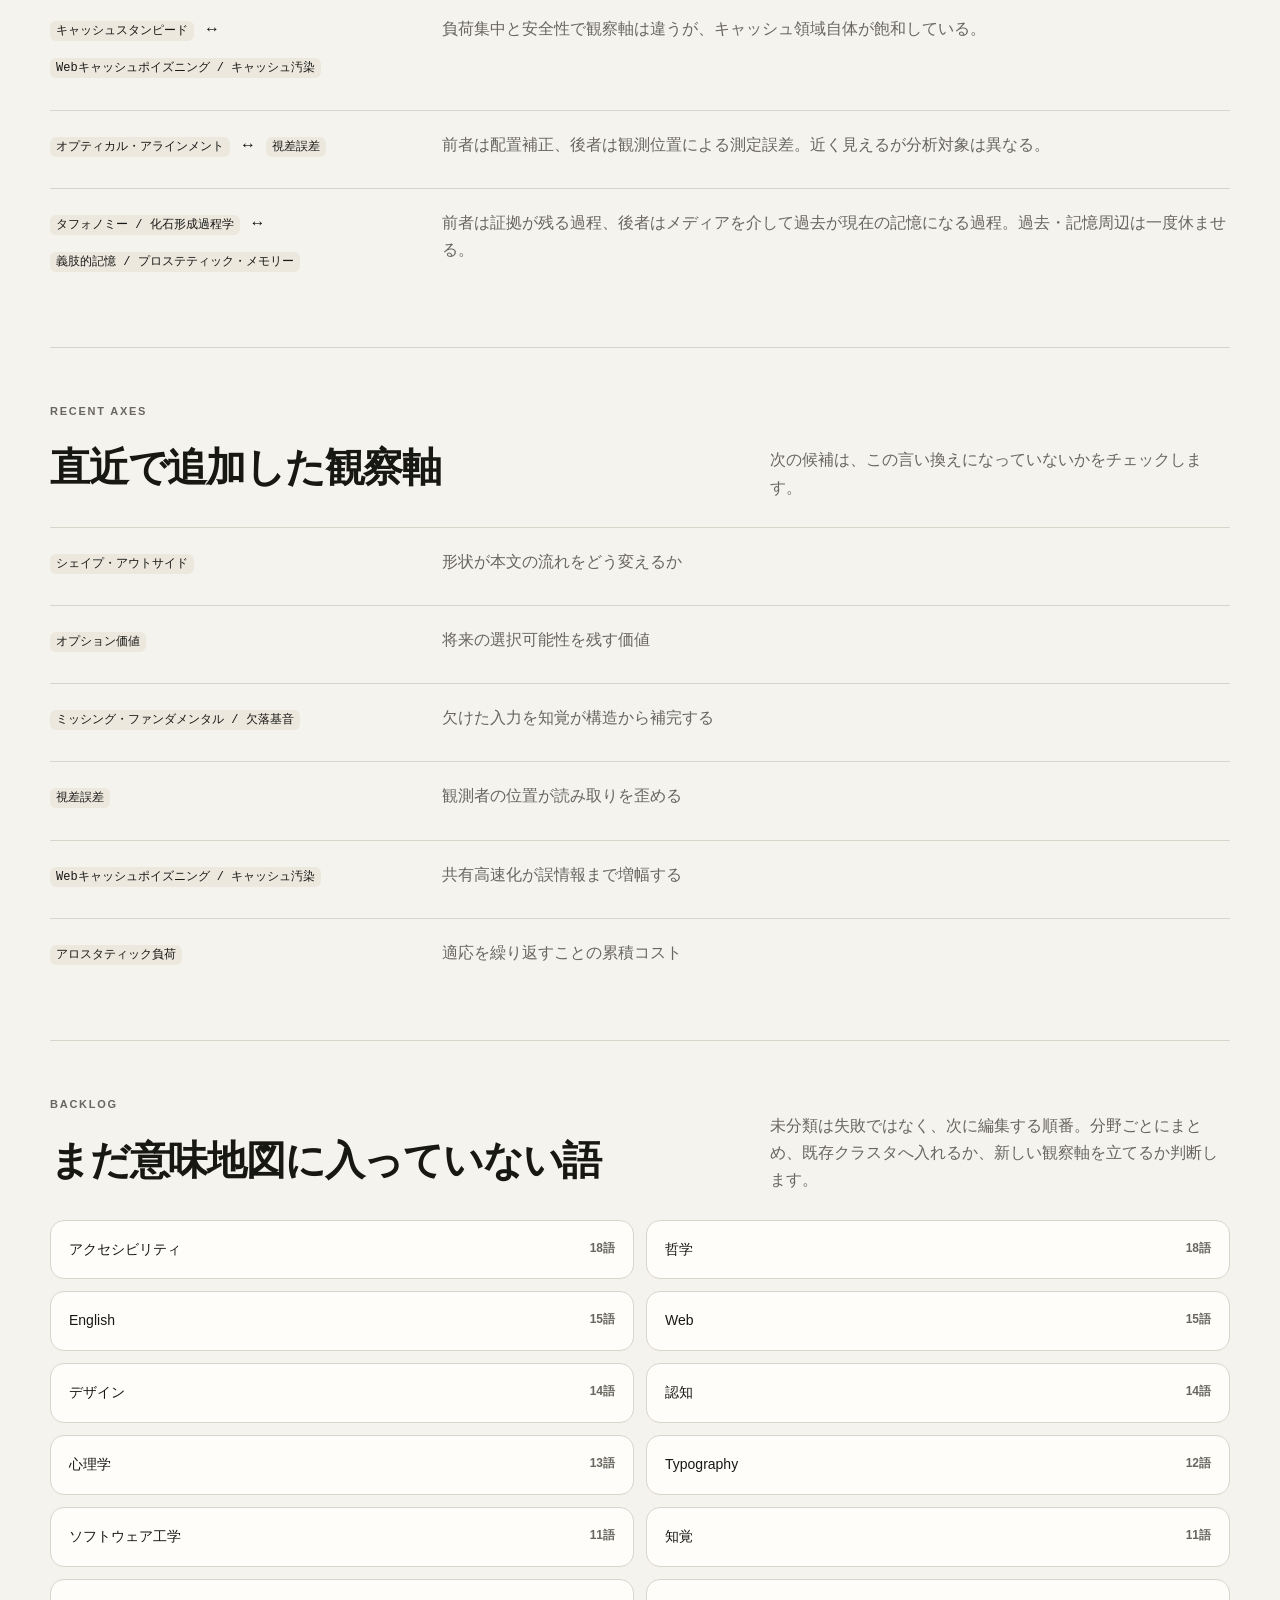
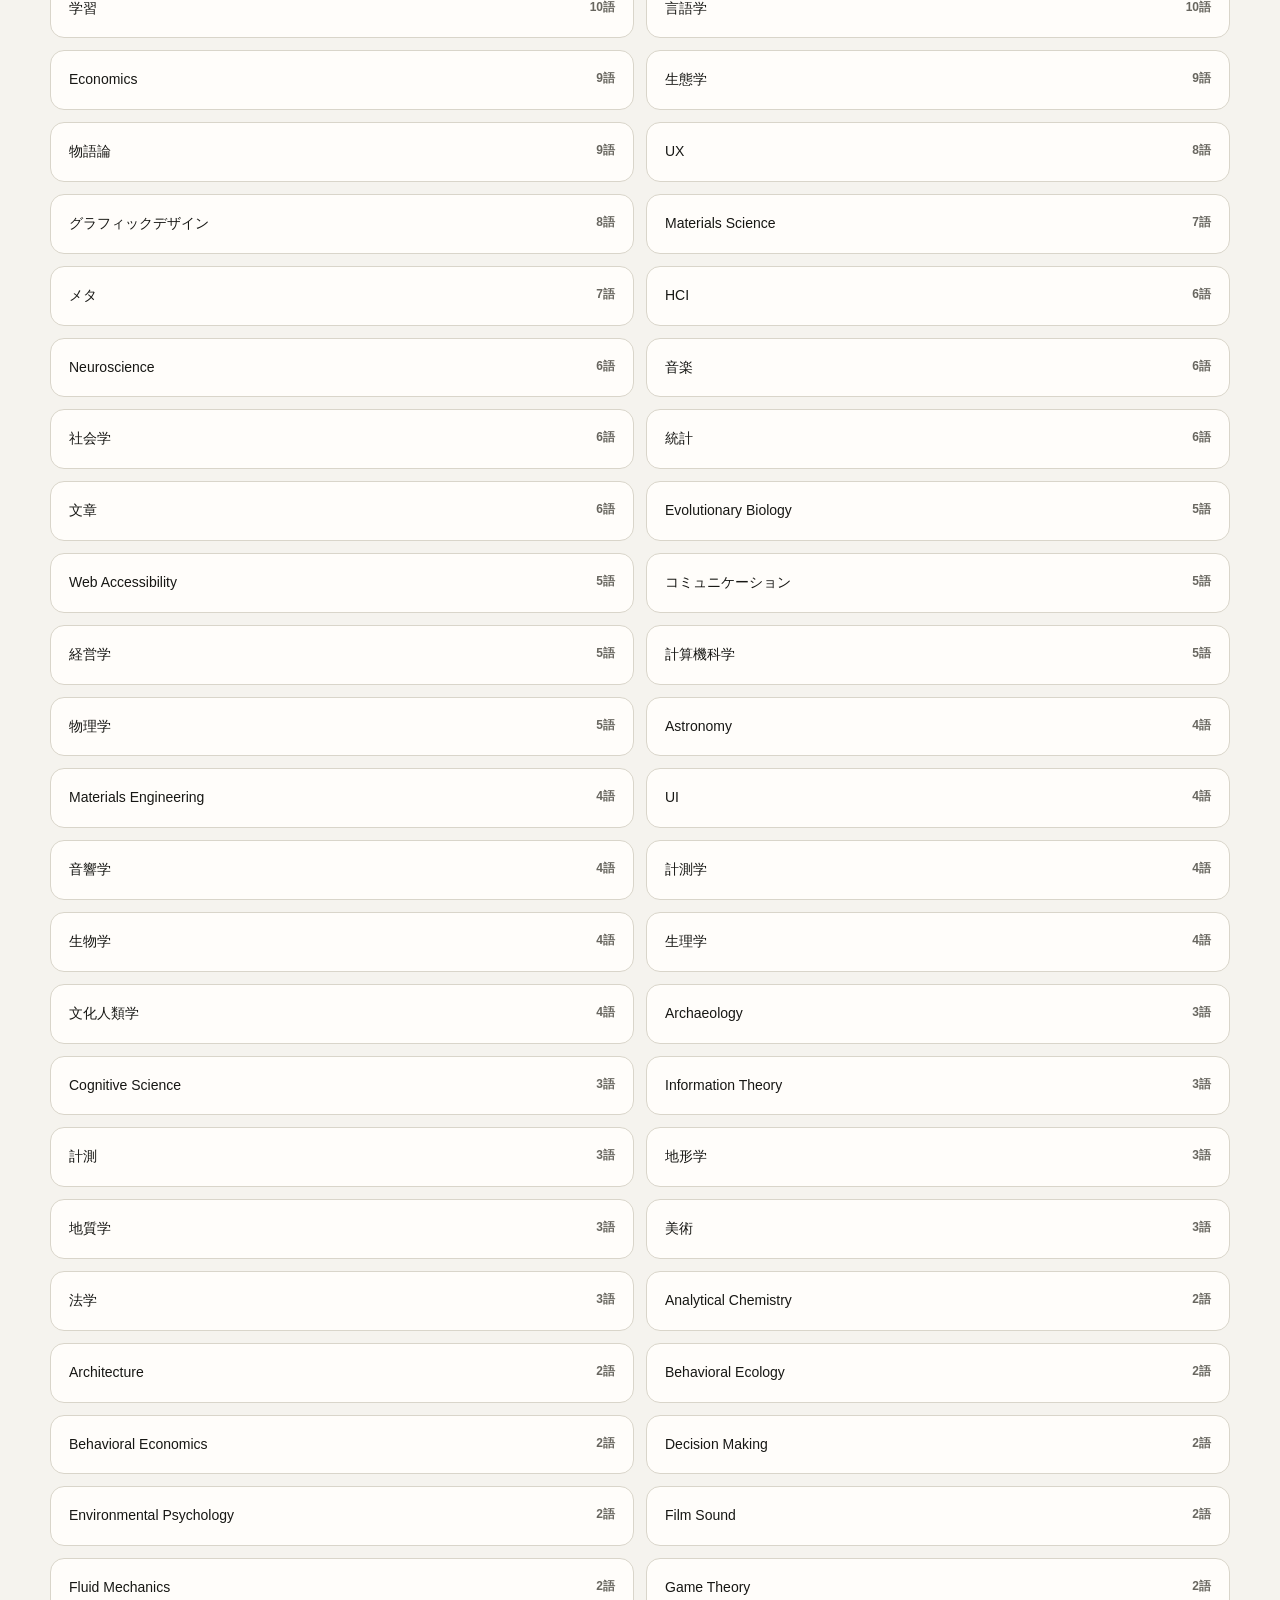
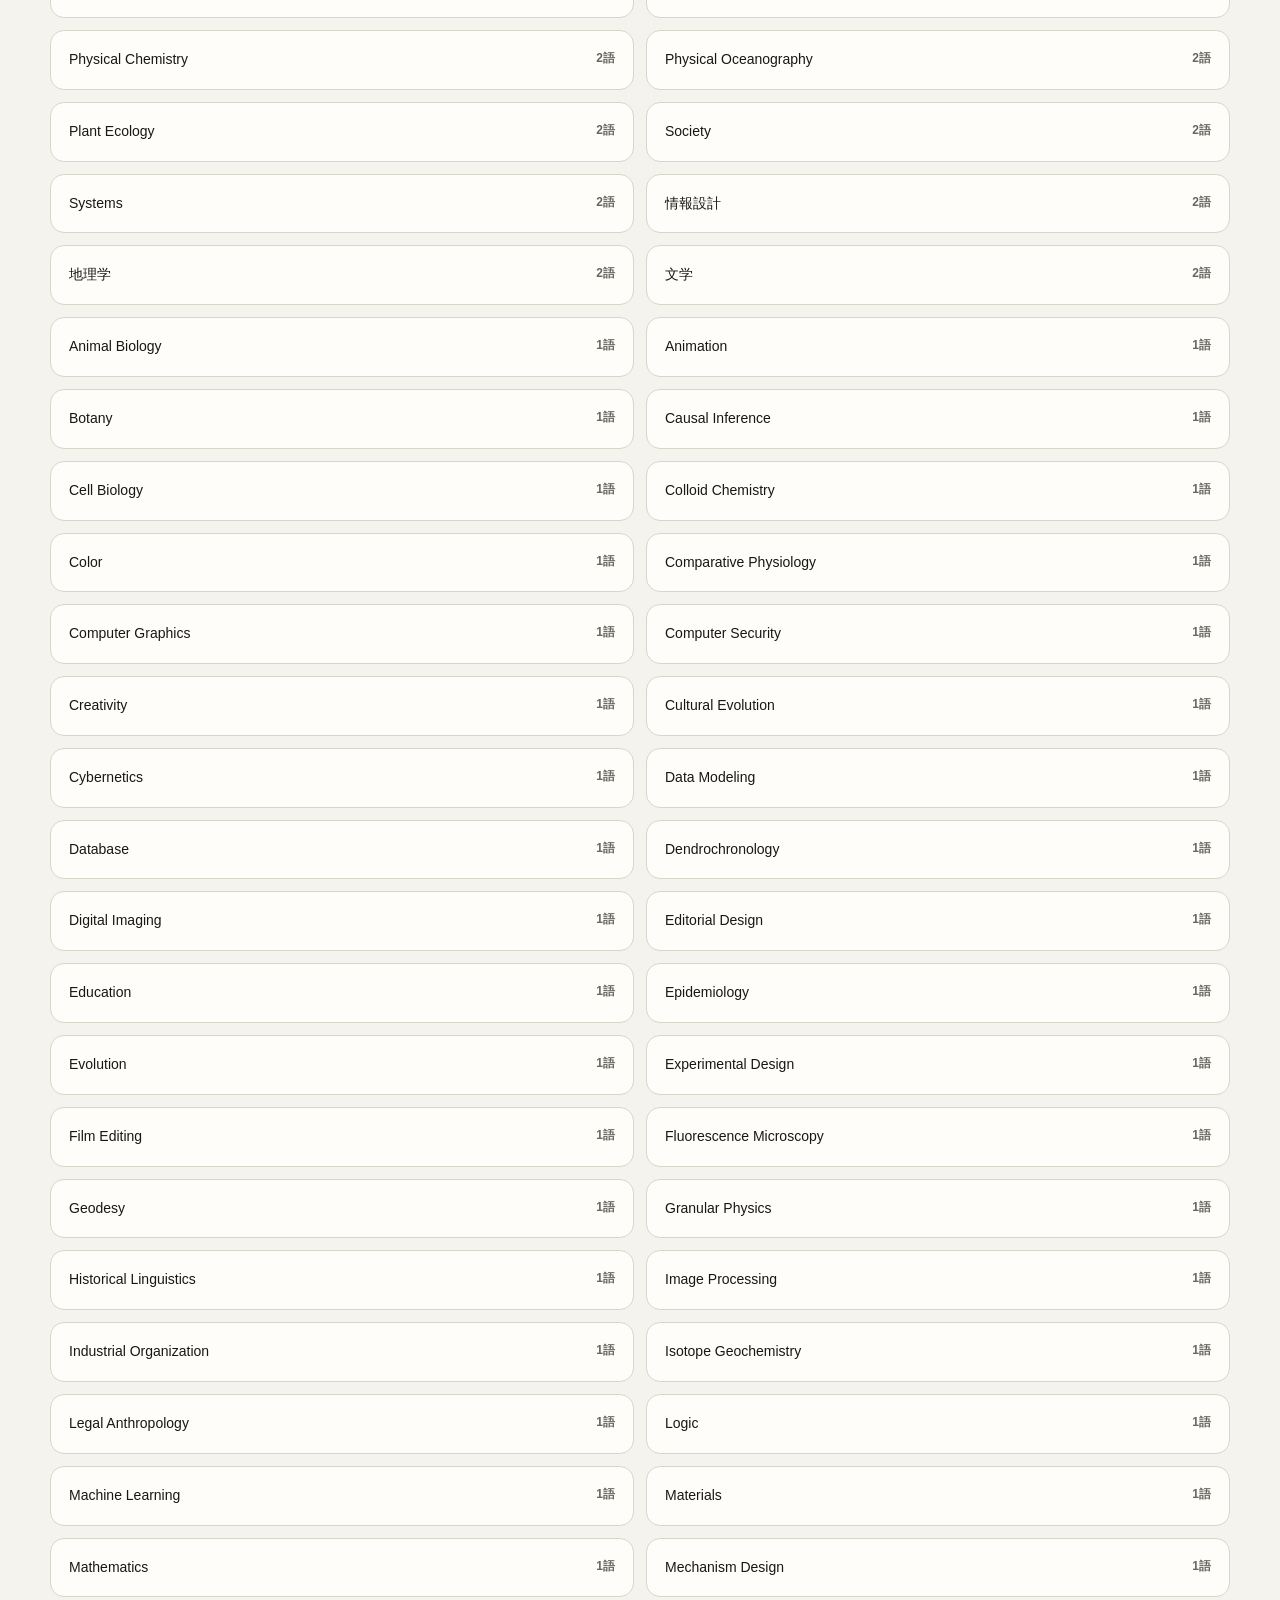
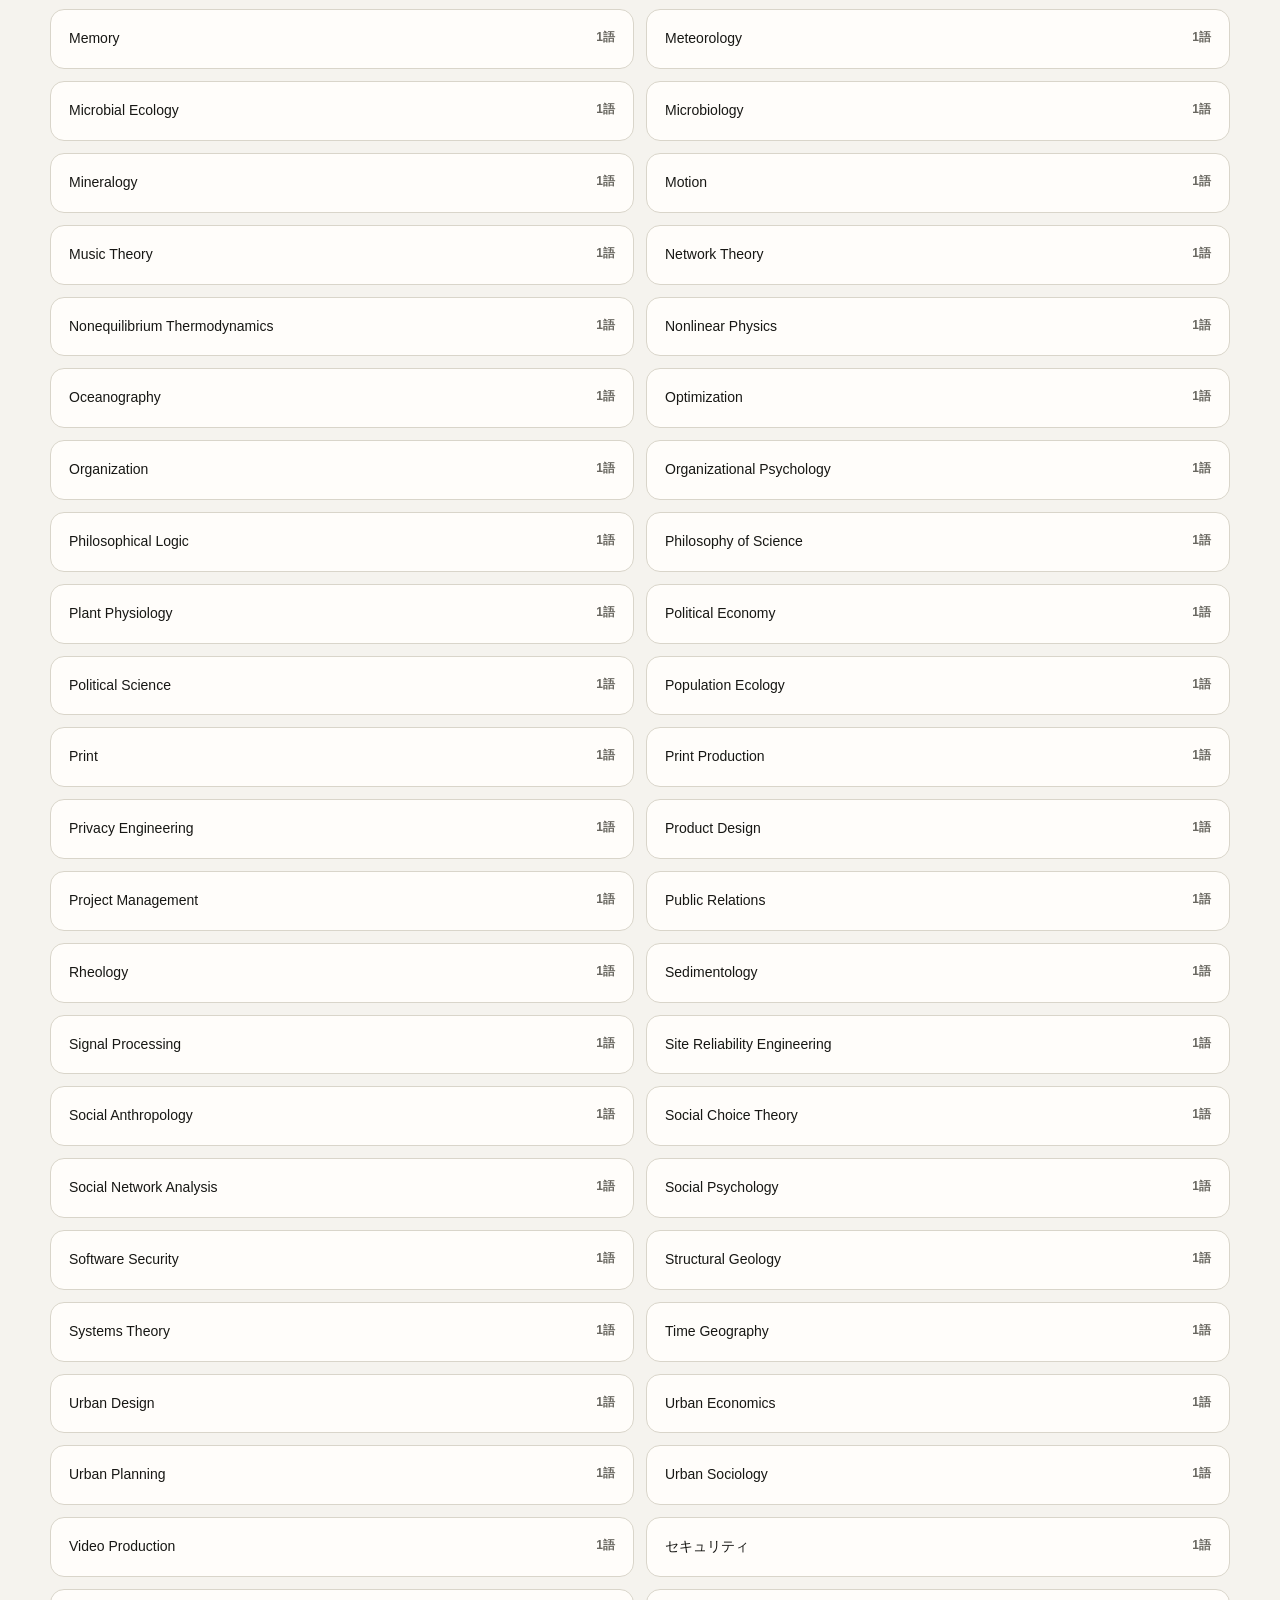
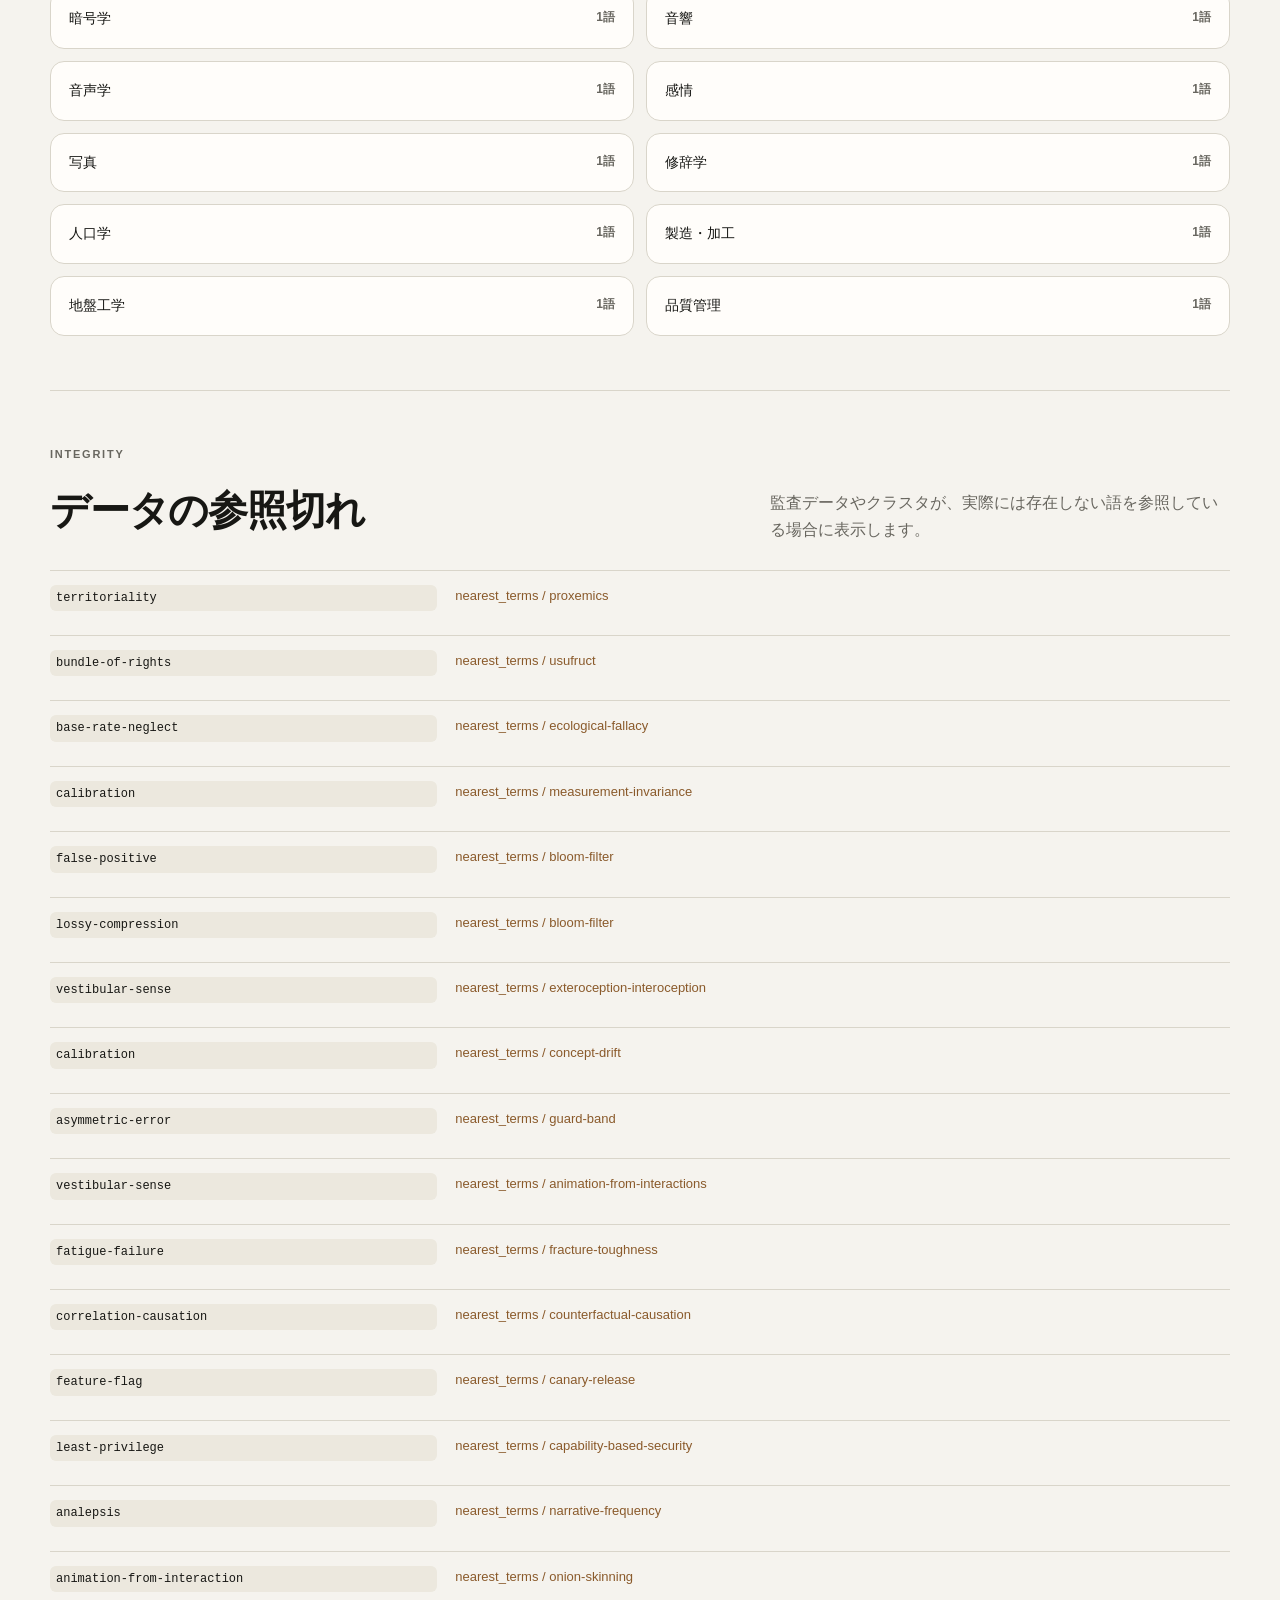
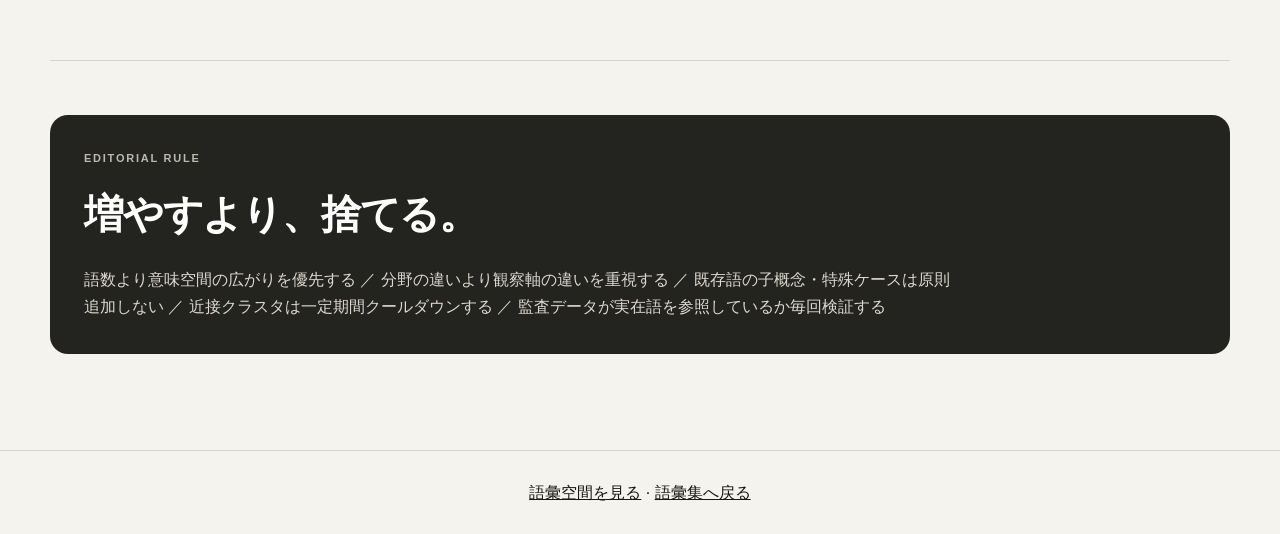
<file: semantic-audit.html>
<!doctype html>
<html lang="ja">
<head>
  <meta charset="utf-8" />
  <meta name="viewport" content="width=device-width,initial-scale=1" />
  <meta name="description" content="Vocabulariesの意味クラスタ、観察軸、重複リスク、未分類語を確認する編集監査ページ。" />
  <title>観察軸の監査 — Vocabularies</title>
  <link rel="icon" href="./favicon.svg" type="image/svg+xml" />
  <link rel="stylesheet" href="./semantic-audit.css?v=20260907-2" />
</head>
<body>
  <header class="audit-header">
    <a class="audit-brand" href="./">Vocabularies</a>
    <nav aria-label="ページ移動">
      <a href="./">語彙集</a>
      <a href="./concept-map.html">概念地図</a>
      <a href="./semantic-space.html">語彙空間</a>
      <span aria-current="page">観察軸の監査</span>
    </nav>
  </header>

  <main class="audit-shell">
    <section class="audit-hero">
      <p class="eyebrow">SEMANTIC AUDIT</p>
      <h1>増やす前に、<br>近すぎないかを見る。</h1>
      <p class="lead">分野が違っても、同じ観察軸を繰り返すことがある。既存語全体を読み込み、意味クラスタの厚み、観察軸の被覆、未分類語、壊れた参照まで監査します。</p>
    </section>

    <section class="audit-summary" aria-labelledby="summaryTitle">
      <div>
        <p class="eyebrow">COVERAGE</p>
        <h2 id="summaryTitle">語彙集全体の意味地図。</h2>
        <p class="summary-note">分類率は「語の質」ではなく、重複を検知できる編集基盤の整備率です。空いている方向を探すときは<a href="./semantic-space.html">語彙空間</a>を見る。</p>
      </div>
      <div>
        <div id="auditStats" class="audit-stats" aria-live="polite">読み込み中…</div>
        <div id="coverageMeters" class="coverage-meters"></div>
      </div>
    </section>

    <section class="audit-section" aria-labelledby="clusterMapTitle">
      <div class="section-head">
        <div>
          <p class="eyebrow">CLUSTER MAP</p>
          <h2 id="clusterMapTitle">どの観察領域が厚いか。</h2>
        </div>
        <p>既存の学習クラスタと、重複防止用の監査クラスタを同時に見ます。語数が多いほど、新規追加時の距離判定を厳しくします。</p>
      </div>
      <div id="clusterCoverage" class="cluster-grid"></div>
    </section>

    <section class="audit-section" aria-labelledby="cooldownTitle">
      <div class="section-head">
        <div>
          <p class="eyebrow">COOLDOWN</p>
          <h2 id="cooldownTitle">しばらく掘らない領域</h2>
        </div>
        <p>近い語が十分に蓄積したクラスタ。次の探索では別方向を優先します。</p>
      </div>
      <div id="cooldownClusters" class="cluster-grid"></div>
    </section>

    <section class="audit-section" aria-labelledby="pairsTitle">
      <div class="section-head">
        <div>
          <p class="eyebrow">NEAR PAIRS</p>
          <h2 id="pairsTitle">近いけれど、同じではない語</h2>
        </div>
        <p>残す価値がある差分と、これ以上増やさない方がよい近傍を明示します。</p>
      </div>
      <div id="riskPairs" class="pair-list"></div>
    </section>

    <section class="audit-section" aria-labelledby="axesTitle">
      <div class="section-head">
        <div>
          <p class="eyebrow">RECENT AXES</p>
          <h2 id="axesTitle">直近で追加した観察軸</h2>
        </div>
        <p>次の候補は、この言い換えになっていないかをチェックします。</p>
      </div>
      <div id="recentAxes" class="axis-list"></div>
    </section>

    <section class="audit-section" aria-labelledby="unclassifiedTitle">
      <div class="section-head">
        <div>
          <p class="eyebrow">BACKLOG</p>
          <h2 id="unclassifiedTitle">まだ意味地図に入っていない語</h2>
        </div>
        <p>未分類は失敗ではなく、次に編集する順番。分野ごとにまとめ、既存クラスタへ入れるか、新しい観察軸を立てるか判断します。</p>
      </div>
      <div id="unclassifiedTerms" class="unclassified-list"></div>
    </section>

    <section id="integritySection" class="audit-section" aria-labelledby="integrityTitle" hidden>
      <div class="section-head">
        <div>
          <p class="eyebrow">INTEGRITY</p>
          <h2 id="integrityTitle">データの参照切れ</h2>
        </div>
        <p>監査データやクラスタが、実際には存在しない語を参照している場合に表示します。</p>
      </div>
      <div id="integrityWarnings" class="integrity-list"></div>
    </section>

    <section class="audit-note">
      <p class="eyebrow">EDITORIAL RULE</p>
      <h2>増やすより、捨てる。</h2>
      <p id="principles"></p>
    </section>
  </main>

  <footer class="audit-footer"><a href="./semantic-space.html">語彙空間を見る</a> · <a href="./">語彙集へ戻る</a></footer>
  <script src="./semantic-audit.js?v=20260907-2" defer></script>
</body>
</html>
</file>
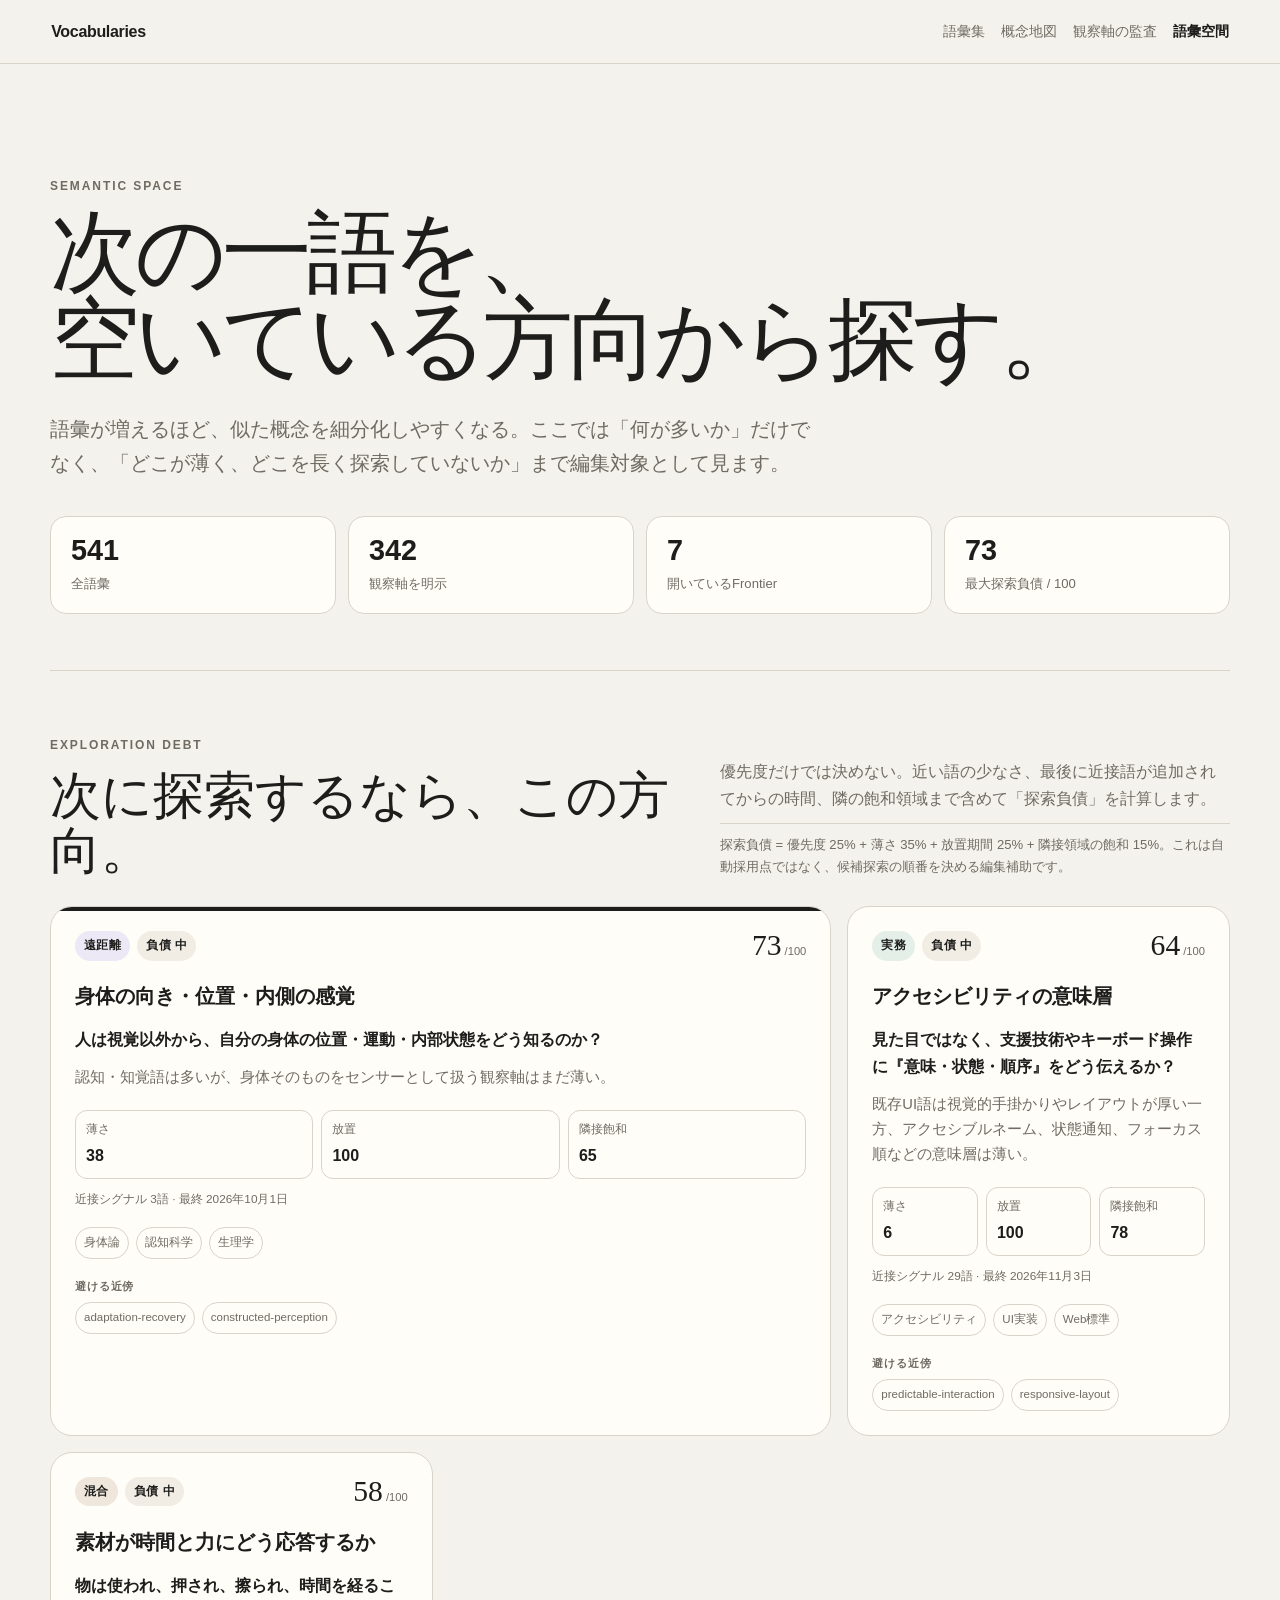
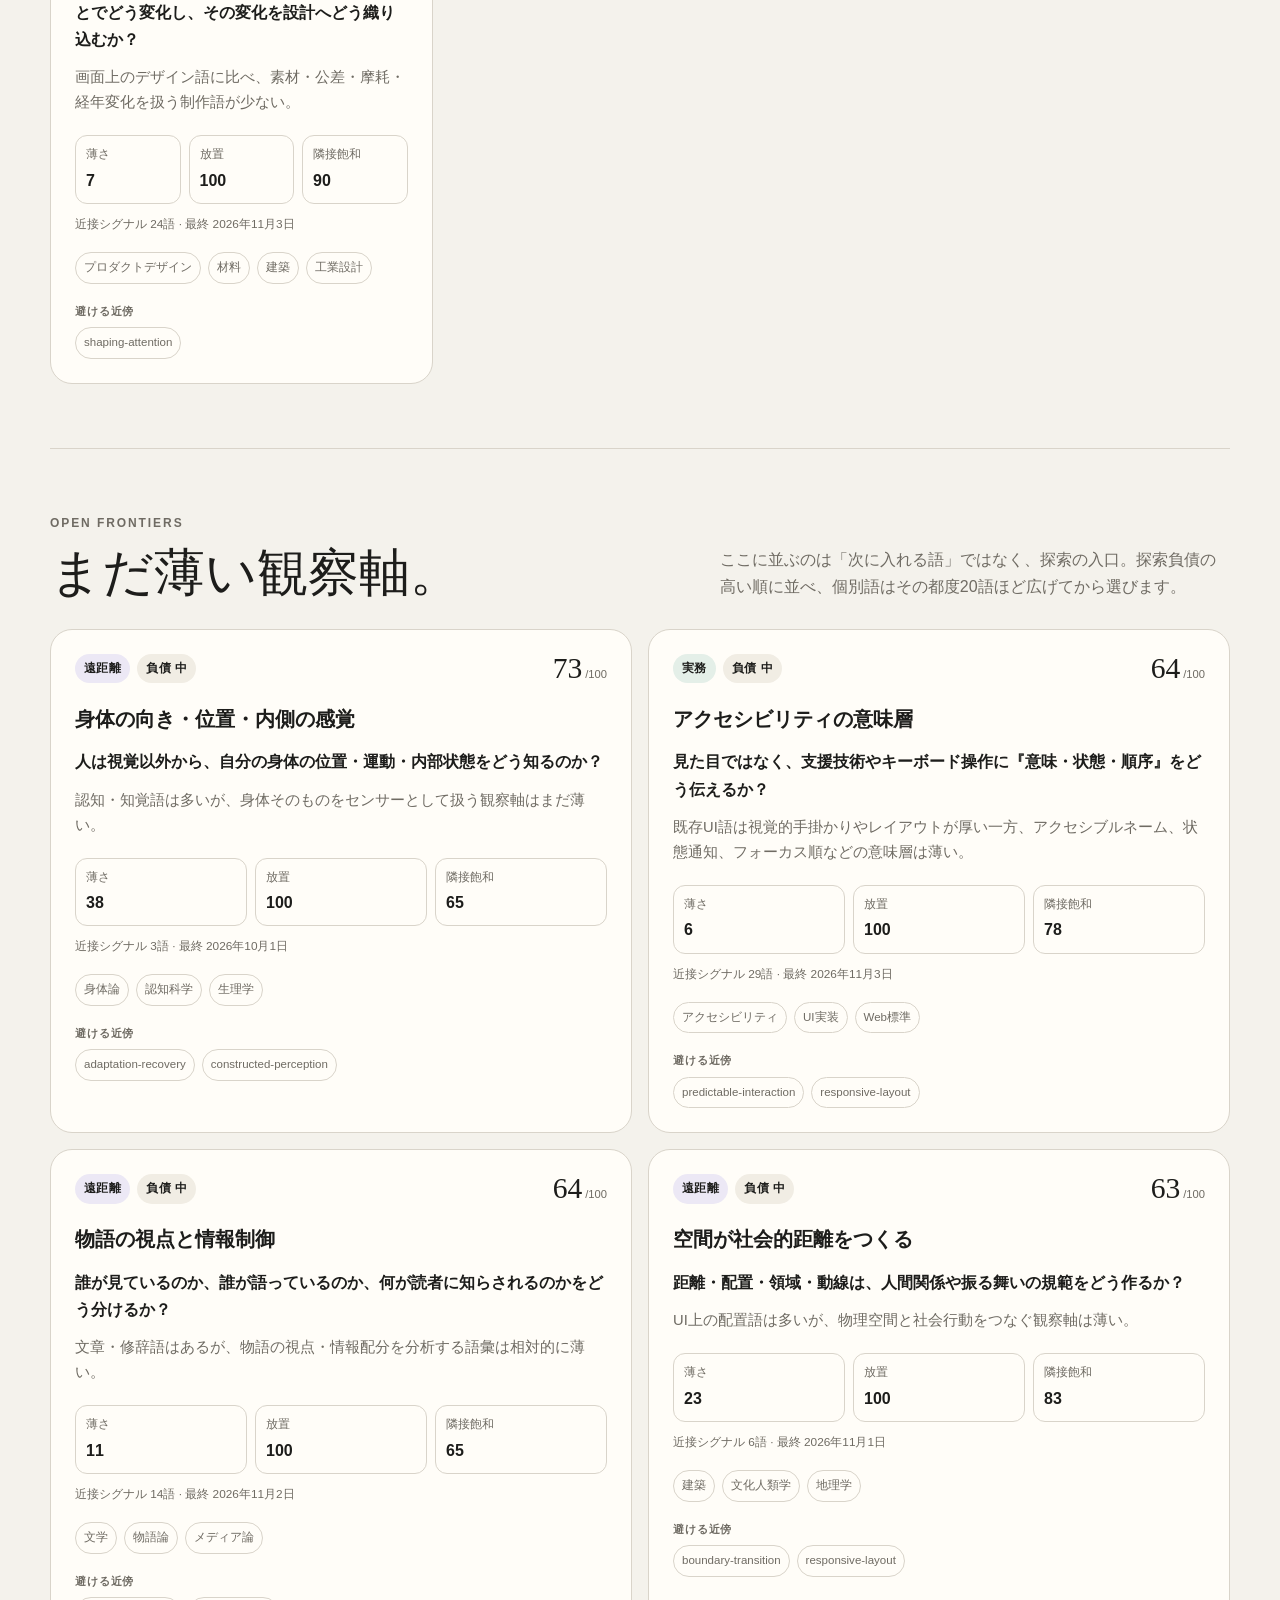
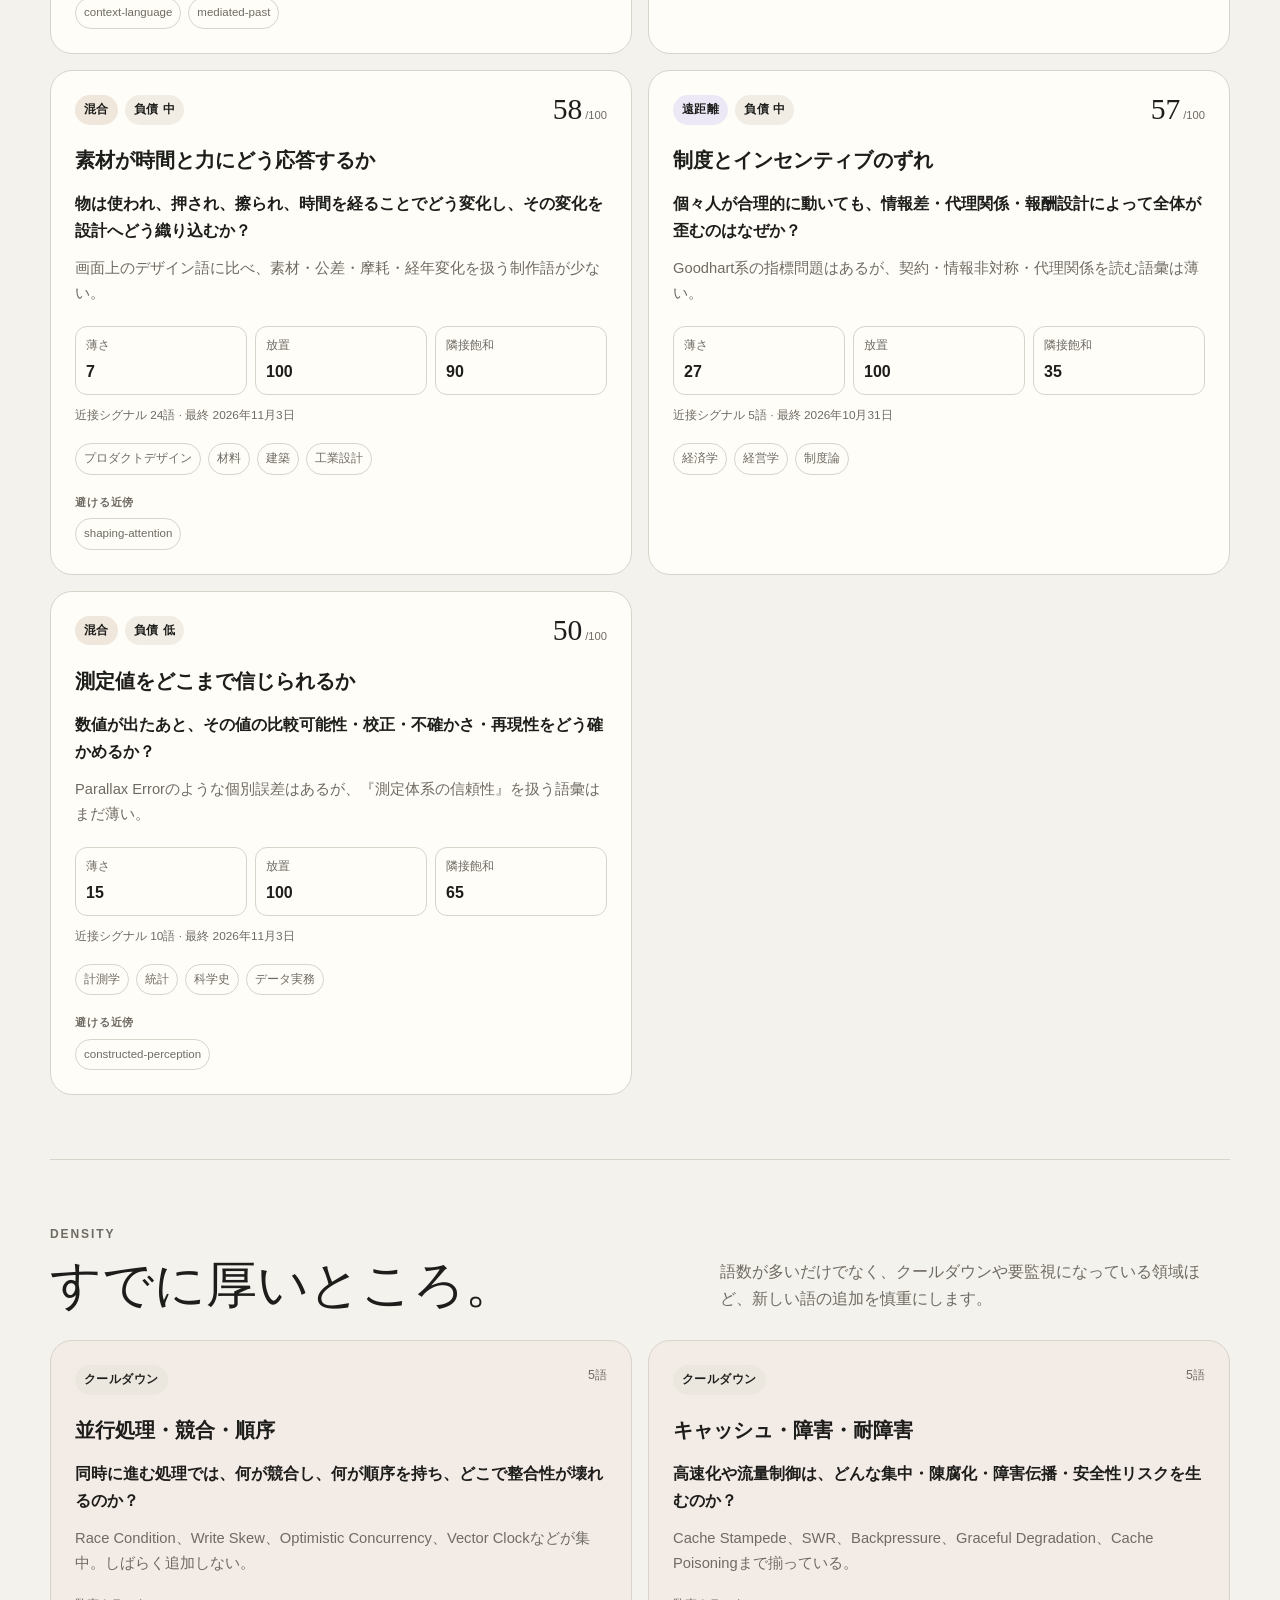
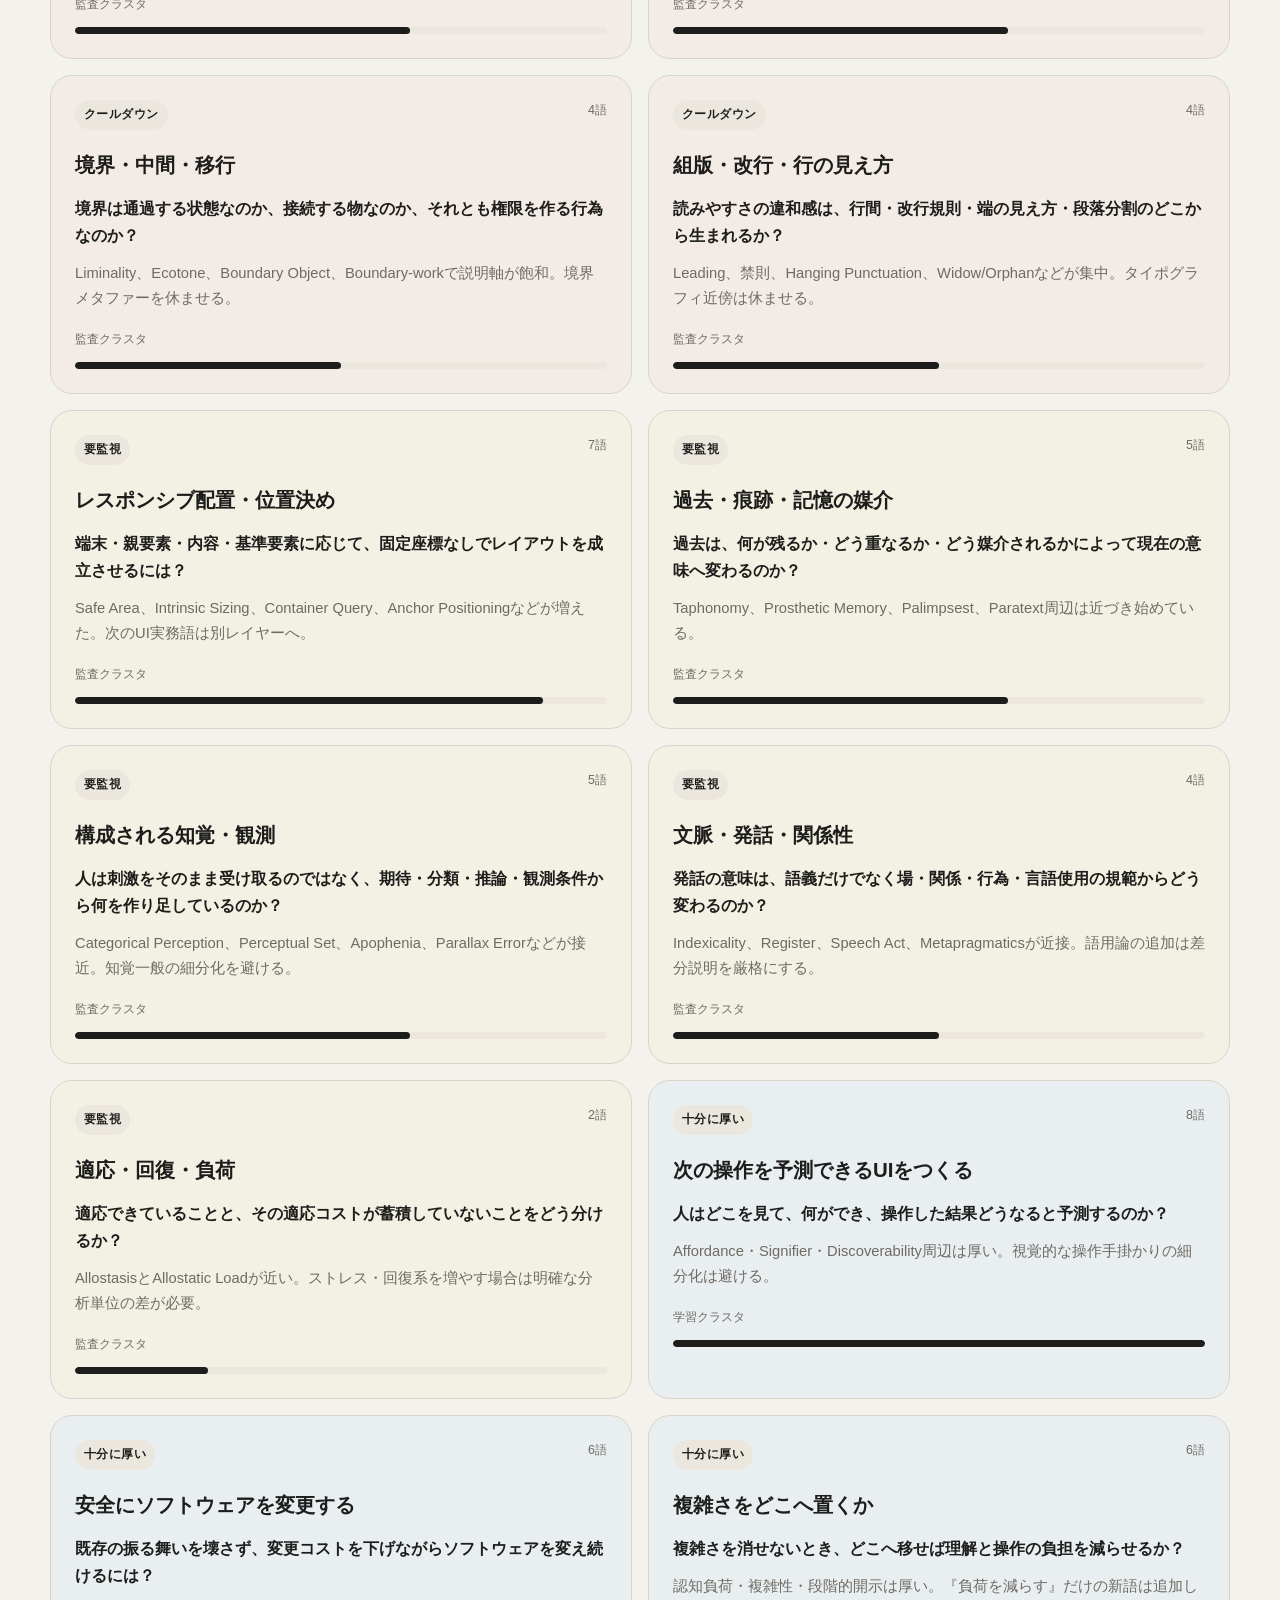
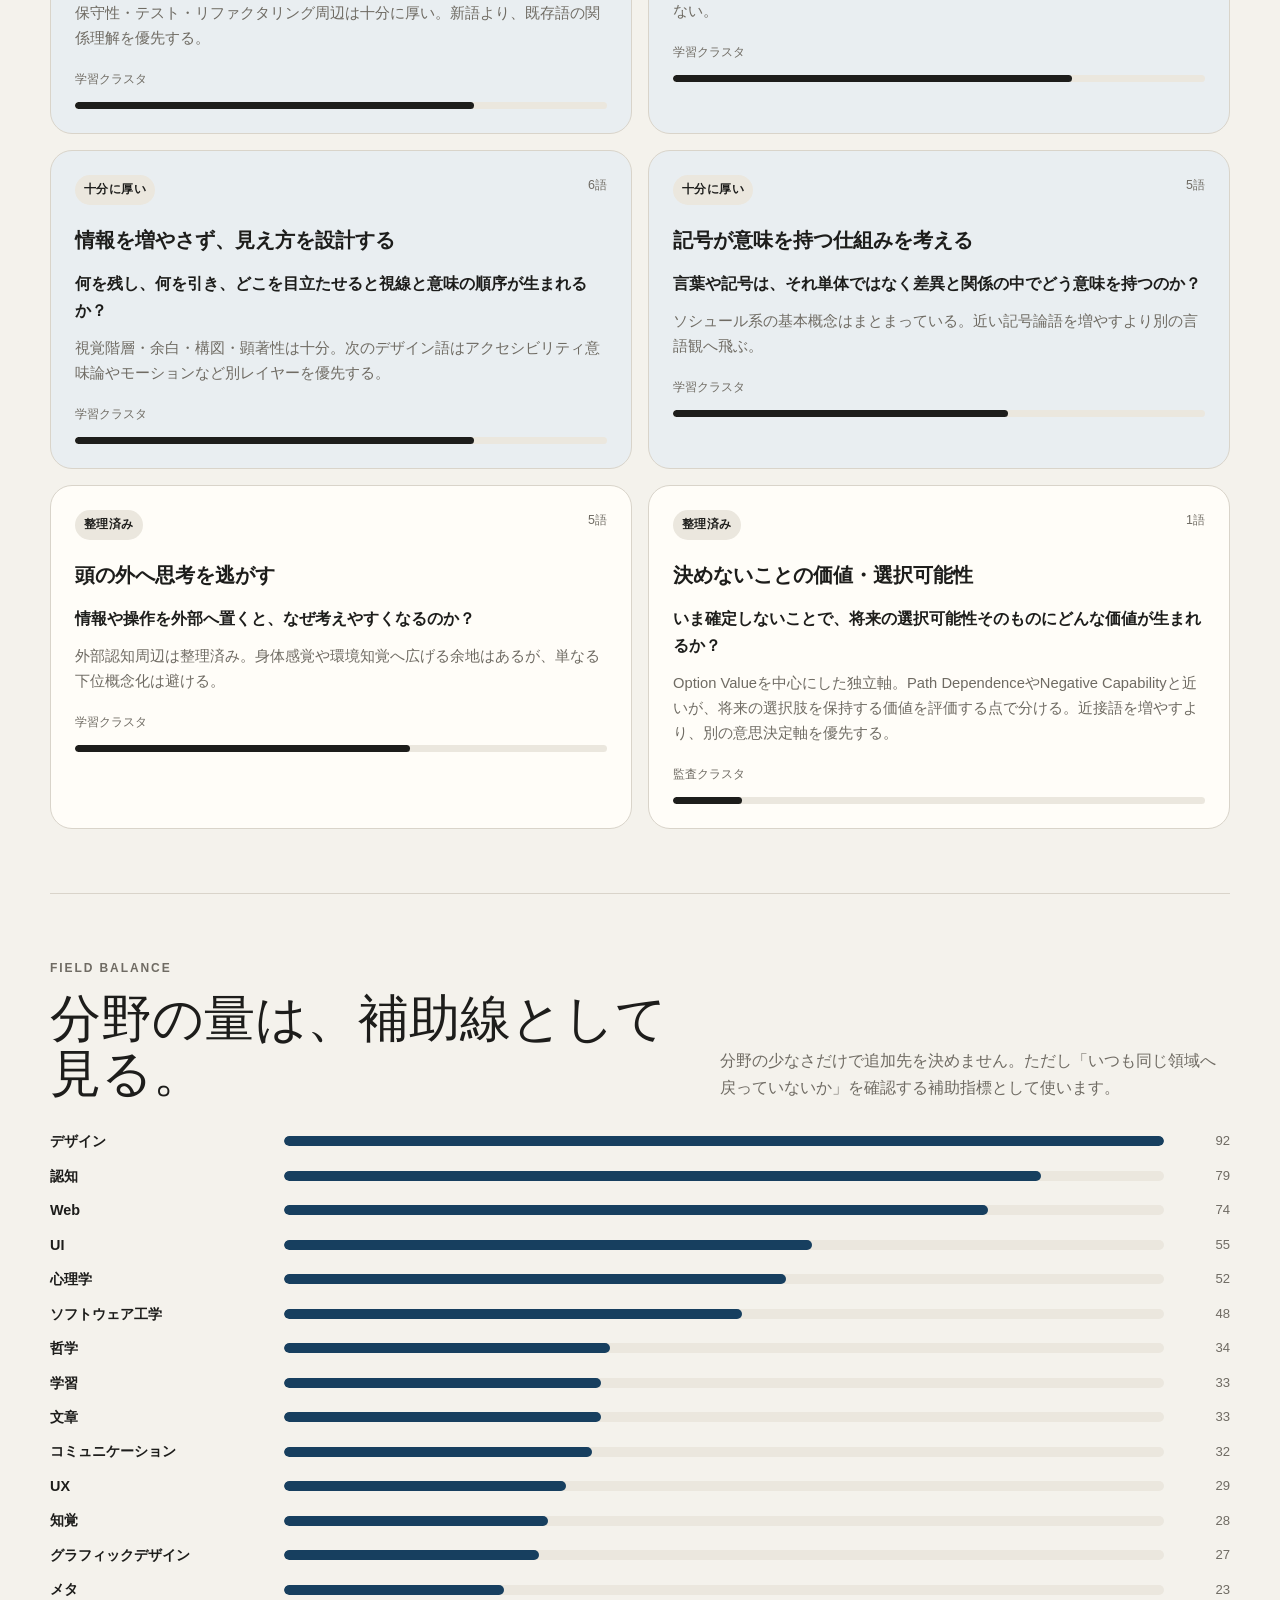
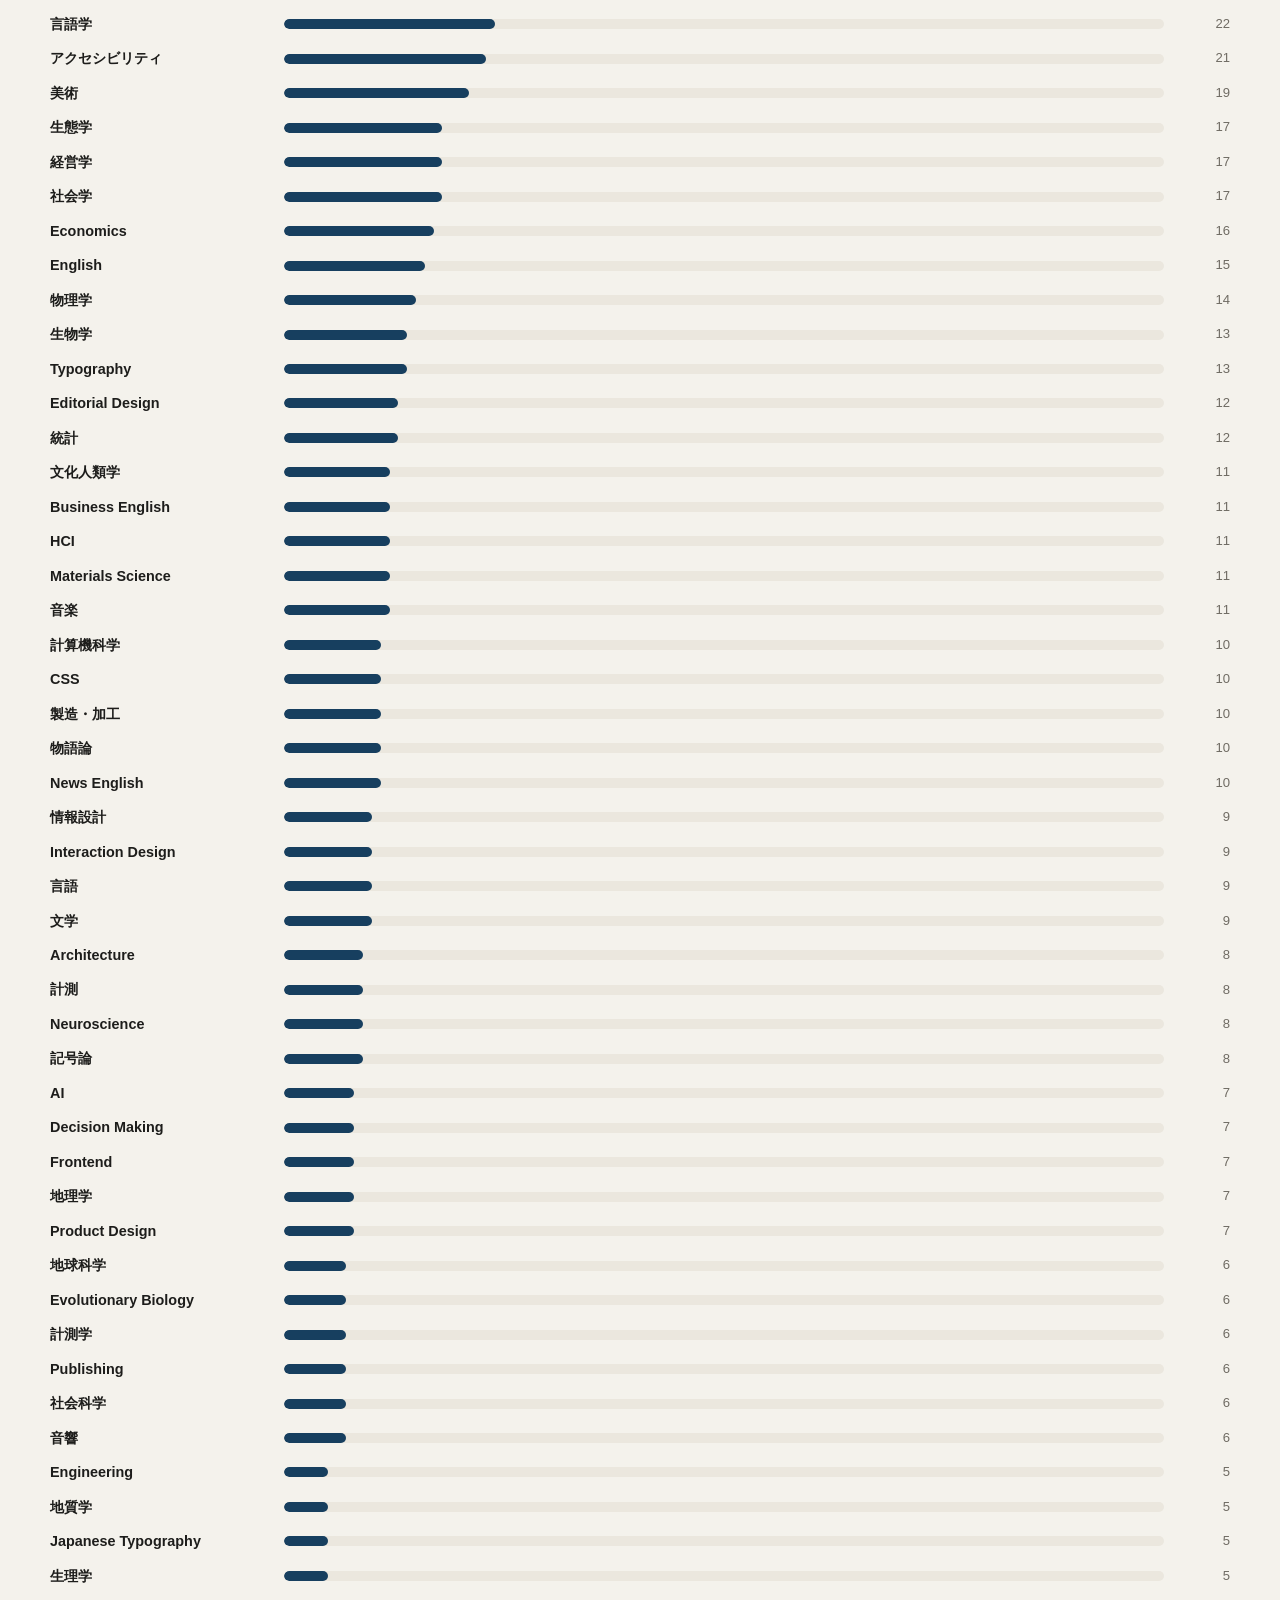
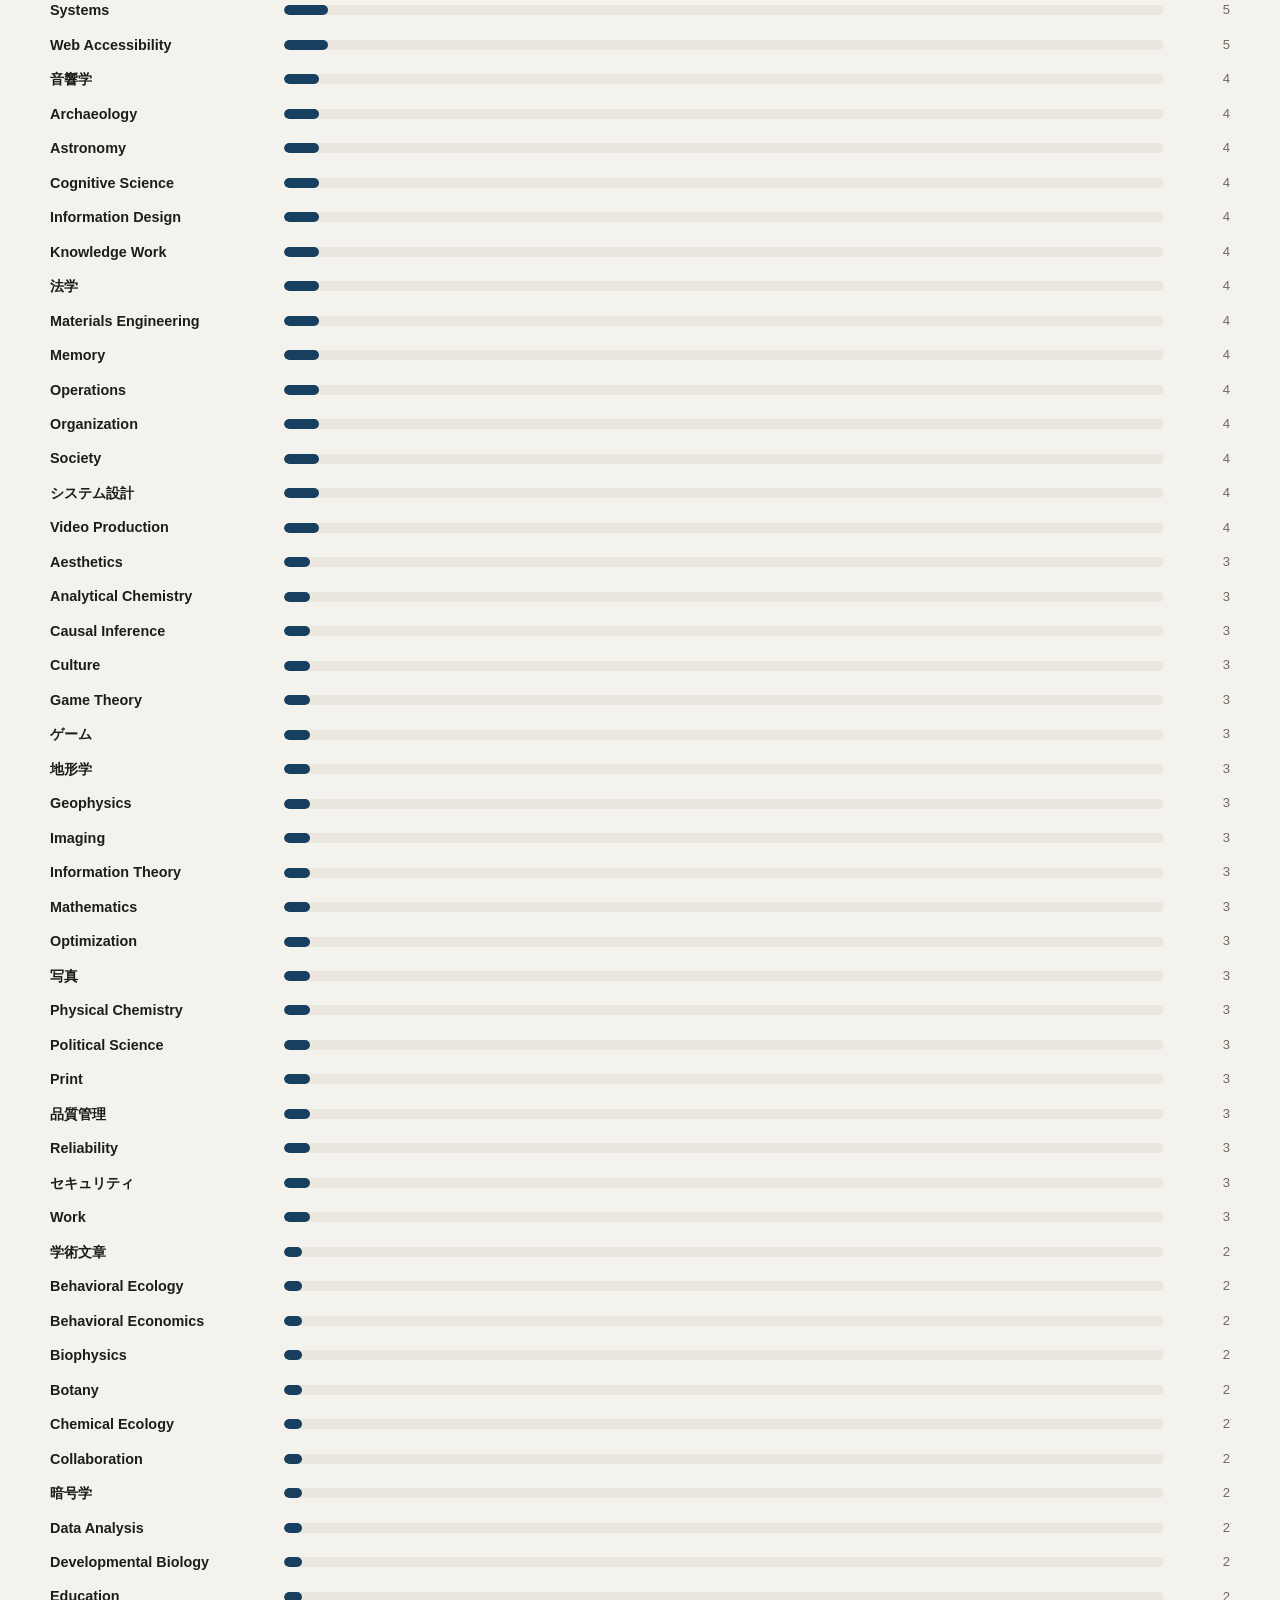
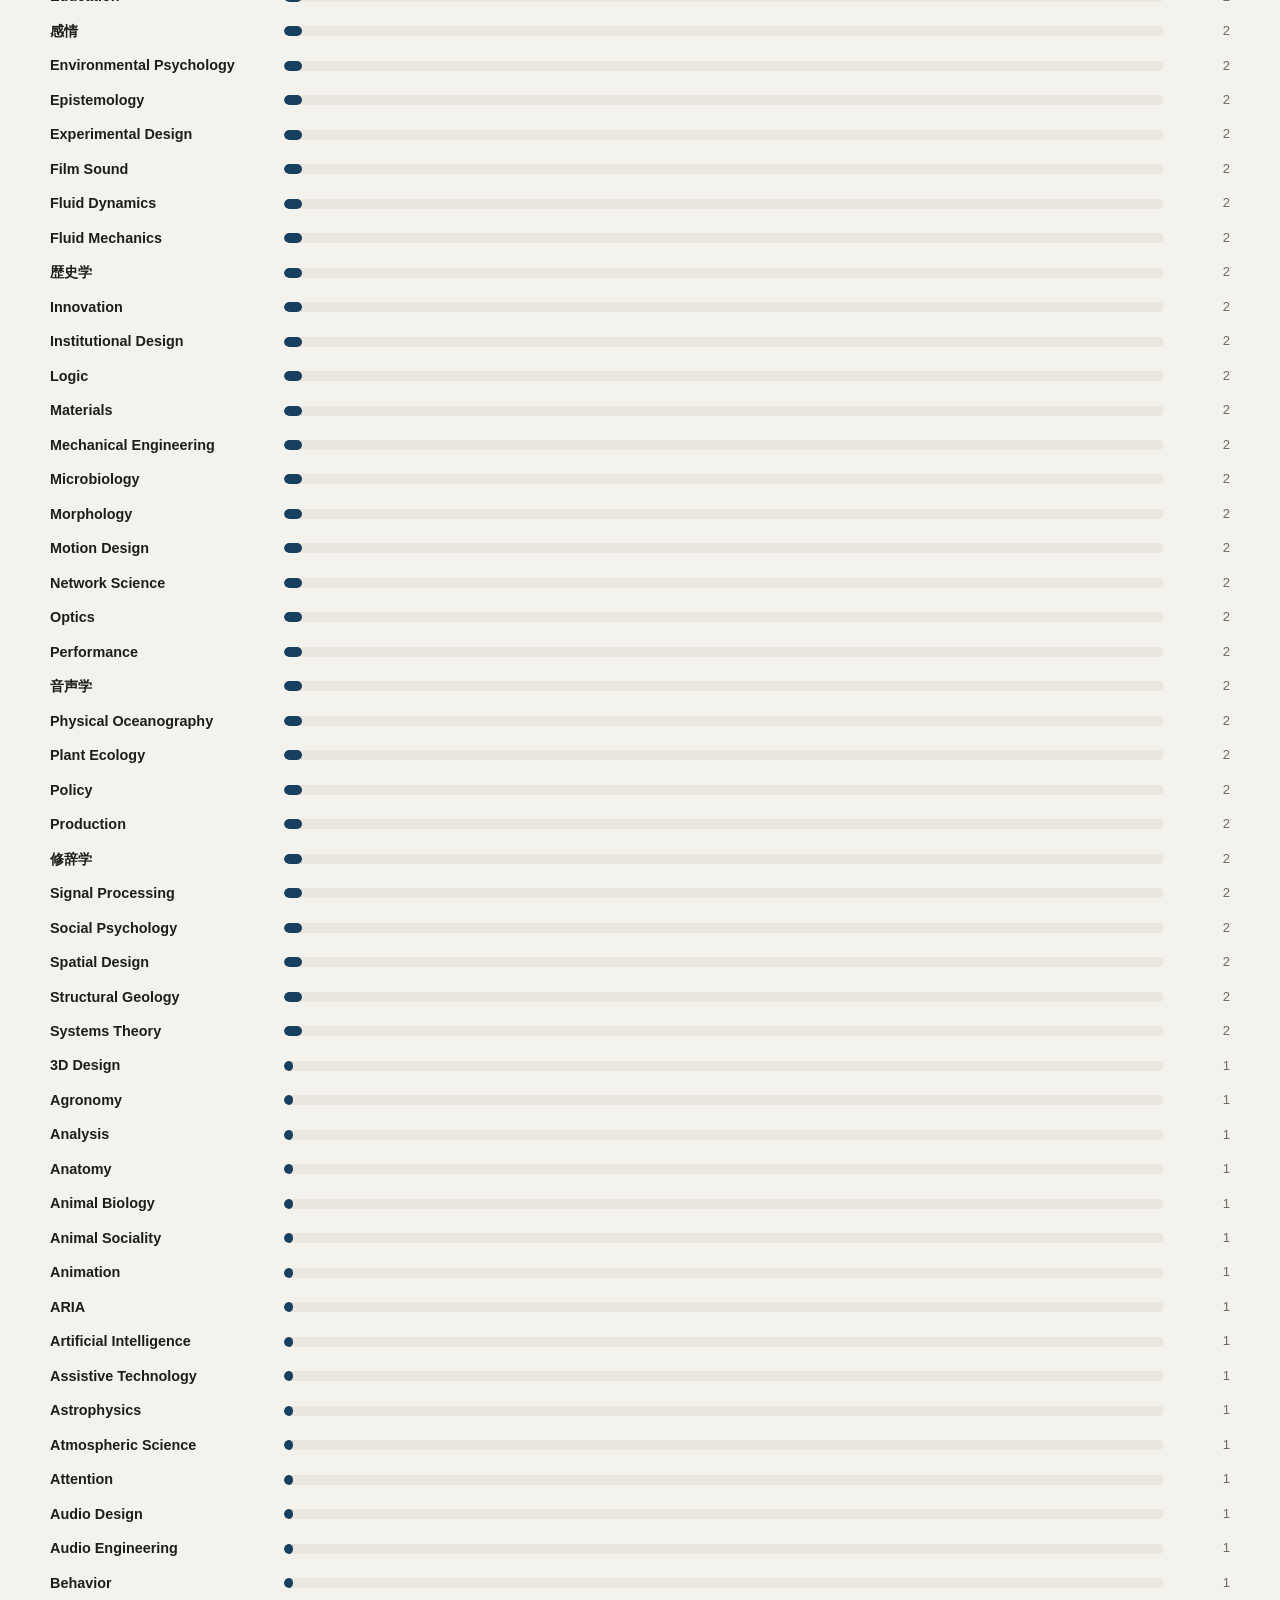
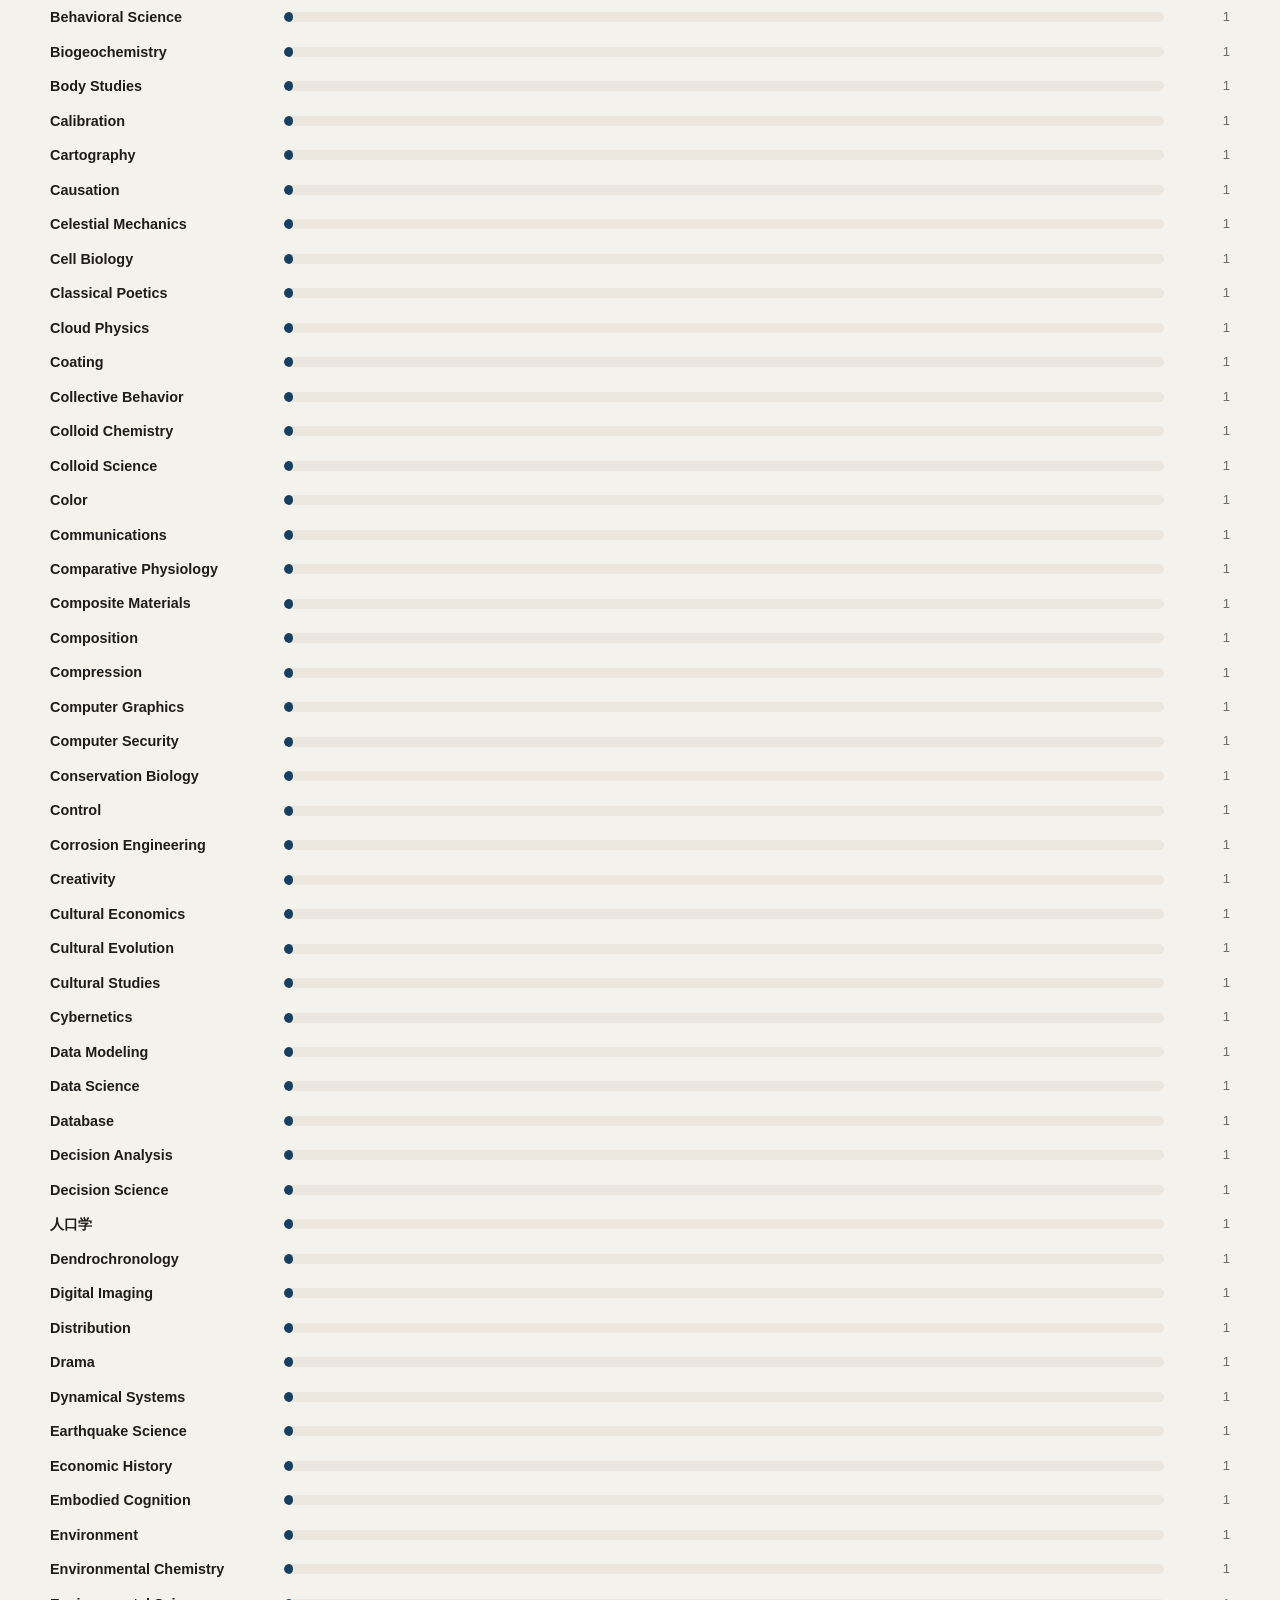
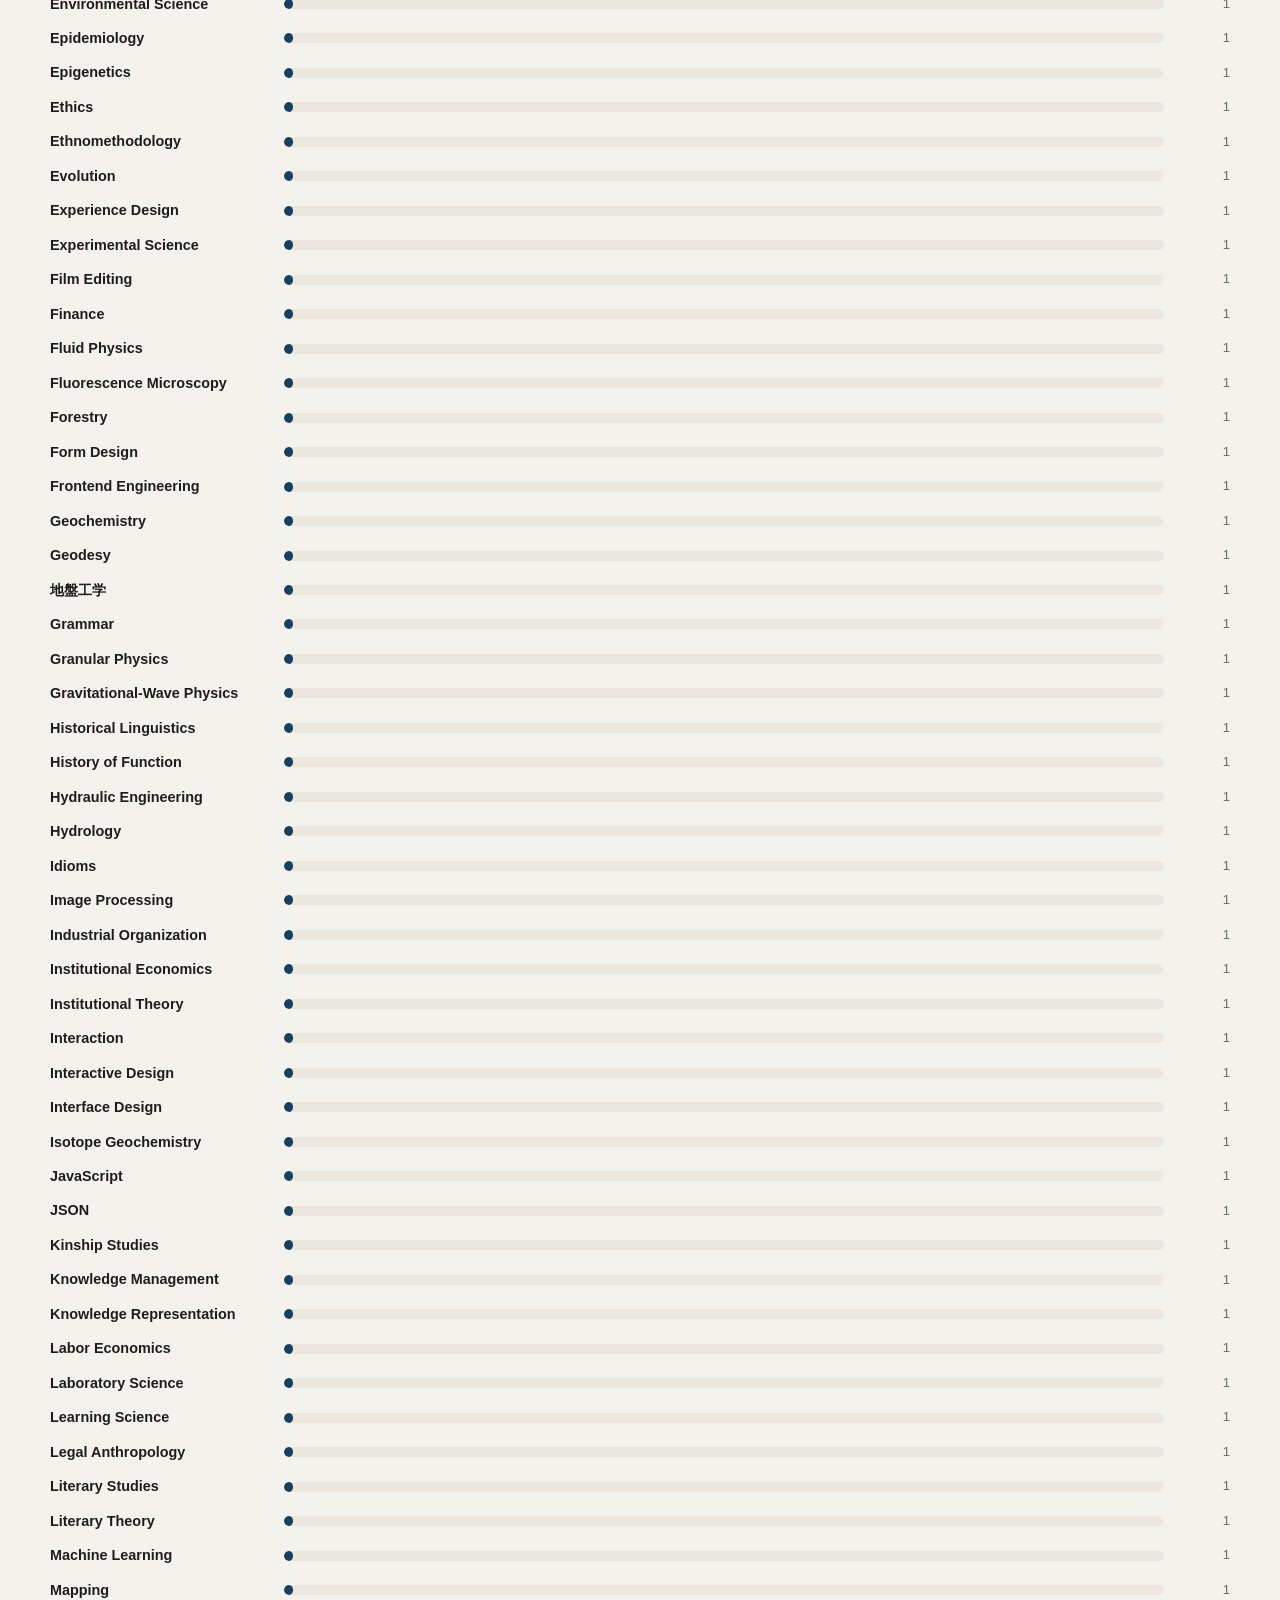
<file: semantic-space.html>
<!doctype html>
<html lang="ja">
<head>
  <meta charset="utf-8" />
  <meta name="viewport" content="width=device-width,initial-scale=1" />
  <meta name="description" content="Vocabulariesの意味空間を、密集領域・探索余地・探索負債から見るページ。" />
  <title>語彙空間 — Vocabularies</title>
  <link rel="icon" href="./favicon.svg" type="image/svg+xml" />
  <link rel="stylesheet" href="./semantic-space.css?v=20260907-2" />
</head>
<body>
  <header class="space-header">
    <a class="space-brand" href="./">Vocabularies</a>
    <nav aria-label="ページ移動">
      <a href="./">語彙集</a>
      <a href="./concept-map.html">概念地図</a>
      <a href="./semantic-audit.html">観察軸の監査</a>
      <span aria-current="page">語彙空間</span>
    </nav>
  </header>

  <main class="space-shell">
    <section class="space-hero">
      <p class="eyebrow">SEMANTIC SPACE</p>
      <h1>次の一語を、<br>空いている方向から探す。</h1>
      <p class="lead">語彙が増えるほど、似た概念を細分化しやすくなる。ここでは「何が多いか」だけでなく、「どこが薄く、どこを長く探索していないか」まで編集対象として見ます。</p>
      <div id="spaceSummary" class="space-summary" aria-live="polite">読み込み中…</div>
    </section>

    <section class="space-section" aria-labelledby="nextTitle">
      <div class="section-head">
        <div>
          <p class="eyebrow">EXPLORATION DEBT</p>
          <h2 id="nextTitle">次に探索するなら、この方向。</h2>
        </div>
        <div class="section-copy">
          <p>優先度だけでは決めない。近い語の少なさ、最後に近接語が追加されてからの時間、隣の飽和領域まで含めて「探索負債」を計算します。</p>
          <p id="debtMethod" class="method-note"></p>
        </div>
      </div>
      <div id="nextDirections" class="frontier-grid frontier-grid-featured"></div>
    </section>

    <section class="space-section" aria-labelledby="frontierTitle">
      <div class="section-head">
        <div>
          <p class="eyebrow">OPEN FRONTIERS</p>
          <h2 id="frontierTitle">まだ薄い観察軸。</h2>
        </div>
        <p>ここに並ぶのは「次に入れる語」ではなく、探索の入口。探索負債の高い順に並べ、個別語はその都度20語ほど広げてから選びます。</p>
      </div>
      <div id="frontierGrid" class="frontier-grid"></div>
    </section>

    <section class="space-section" aria-labelledby="densityTitle">
      <div class="section-head">
        <div>
          <p class="eyebrow">DENSITY</p>
          <h2 id="densityTitle">すでに厚いところ。</h2>
        </div>
        <p>語数が多いだけでなく、クールダウンや要監視になっている領域ほど、新しい語の追加を慎重にします。</p>
      </div>
      <div id="densityGrid" class="density-grid"></div>
    </section>

    <section class="space-section" aria-labelledby="fieldTitle">
      <div class="section-head">
        <div>
          <p class="eyebrow">FIELD BALANCE</p>
          <h2 id="fieldTitle">分野の量は、補助線として見る。</h2>
        </div>
        <p>分野の少なさだけで追加先を決めません。ただし「いつも同じ領域へ戻っていないか」を確認する補助指標として使います。</p>
      </div>
      <div id="fieldBalance" class="field-balance"></div>
    </section>

    <section class="space-note">
      <p class="eyebrow">EDITORIAL LOOP</p>
      <h2>候補を増やす前に、地図を見る。</h2>
      <p>生成タスクは、まず探索負債とクールダウンを確認する。Frontierから候補を広げ、最寄り既存語との差分を説明できない語は落とす。その後で初めてVocabulariesへの追加候補になる。</p>
      <div class="space-actions">
        <a href="./semantic-audit.html">重複リスクを見る →</a>
        <a href="./">語彙集へ戻る →</a>
      </div>
    </section>
  </main>

  <footer class="space-footer"><a href="./">Vocabularies</a></footer>
  <script src="./semantic-space.js?v=20260907-2" defer></script>
</body>
</html>
</file>
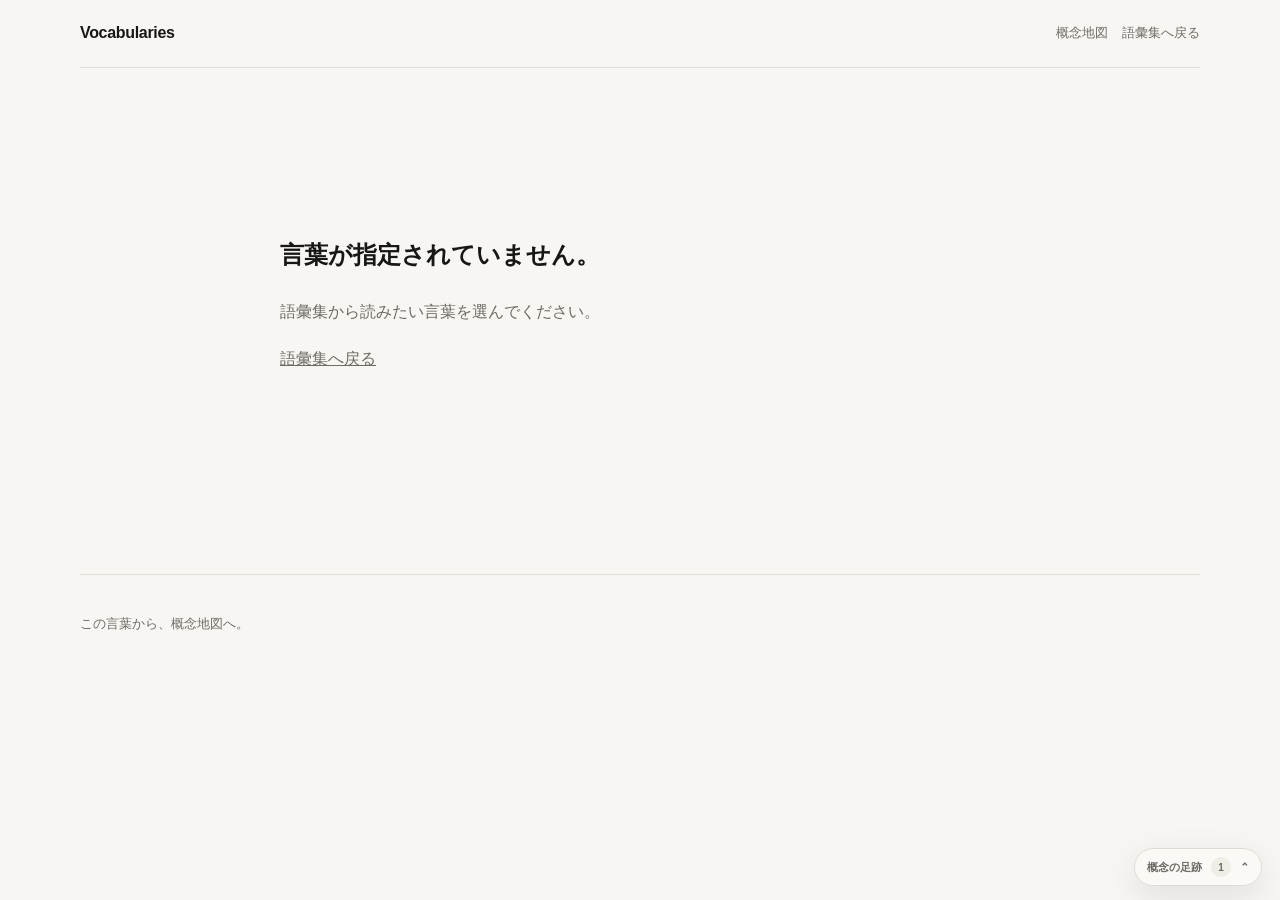
<file: term.html>
<!doctype html>
<html lang="ja">
<head>
  <meta charset="utf-8" />
  <meta name="viewport" content="width=device-width, initial-scale=1" />
  <meta name="description" content="言葉を知るだけでなく、その言葉を使って考えるためのVocabularies論考ページ。" />
  <title>Vocabularies — Concept Essay</title>
  <link rel="icon" href="./favicon.svg" type="image/svg+xml" />
  <link rel="stylesheet" href="./term.css?v=20260810-2155" />
  <link rel="stylesheet" href="./trail.css?v=20260810-2231" />
  <link rel="stylesheet" href="./route-annotation.css?v=20260810-2244" />
  <link rel="stylesheet" href="./route-essay-link.css?v=20260810-2254" />
  <link rel="stylesheet" href="./route-compare-selector.css?v=20260810-2321" />
</head>
<body>
  <header class="term-site-header">
    <a class="term-brand" href="./">Vocabularies</a>
    <div style="display:flex;align-items:center;gap:14px">
      <a class="term-back" id="termMapLink" href="./concept-map.html">概念地図</a>
      <a class="term-back" href="./">語彙集へ戻る</a>
    </div>
  </header>

  <main id="termPage" class="term-page" aria-live="polite"><div class="term-loading">読み込み中…</div></main>
  <footer class="term-footer"><a id="termMapFooterLink" href="./concept-map.html">この言葉から、概念地図へ。</a></footer>

  <script>
    (() => {
      const id = new URLSearchParams(location.search).get('id');
      if (!id) return;
      const href = './concept-map.html?term=' + encodeURIComponent(id);
      document.querySelector('#termMapLink')?.setAttribute('href', href);
      document.querySelector('#termMapFooterLink')?.setAttribute('href', href);
    })();
  </script>
  <script src="./trail.js?v=20260810-2231" defer></script>
  <script src="./route-annotation.js?v=20260810-2254" defer></script>
  <script src="./route-compare-selector.js?v=20260810-2320" defer></script>
  <script src="./term.js?v=20260810-2225" defer></script>
</body>
</html>
</file>
<file: concept-map.css>
:root {
  color-scheme: light;
  --bg: #f7f6f2;
  --paper: #fff;
  --ink: #181815;
  --muted: #716f68;
  --line: #dedcd4;
  --line-soft: rgba(24,24,21,.08);
  --accent: #2f5d50;
  --accent-soft: rgba(47,93,80,.06);
  --measure: 1120px;
}

* { box-sizing: border-box; }
html { scroll-behavior: smooth; }
body {
  margin: 0;
  background: var(--bg);
  color: var(--ink);
  font-family: -apple-system, BlinkMacSystemFont, "Hiragino Sans", "Yu Gothic", "Noto Sans JP", sans-serif;
  line-height: 1.75;
}
a { color: inherit; }
button, input { font: inherit; }

.map-site-header,
.map-footer,
.map-shell {
  width: min(var(--measure), calc(100% - 40px));
  margin: 0 auto;
}

.map-site-header {
  min-height: 68px;
  display: flex;
  align-items: center;
  justify-content: space-between;
  gap: 20px;
  border-bottom: 1px solid var(--line);
}

.map-brand {
  font-weight: 760;
  letter-spacing: -.02em;
  text-decoration: none;
}

.map-header-nav {
  display: flex;
  align-items: center;
  gap: 12px;
  color: var(--muted);
  font-size: 12px;
}

.map-header-nav a { text-decoration: none; }
.map-header-nav span[aria-current="page"] { color: var(--ink); }

.map-shell { padding: 72px 0 104px; }
.map-hero { max-width: 800px; }
.map-eyebrow {
  margin: 0 0 10px;
  color: var(--muted);
  font-size: 11px;
  font-weight: 750;
  letter-spacing: .12em;
}

.map-hero h1 {
  margin: 0;
  font-size: clamp(40px, 7vw, 72px);
  line-height: 1.08;
  letter-spacing: -.055em;
  font-weight: 760;
}

.map-lead {
  max-width: 640px;
  margin: 26px 0 0;
  color: var(--muted);
  font-size: 16px;
}

.map-controls {
  margin-top: 52px;
  display: grid;
  grid-template-columns: minmax(0, 1fr) auto;
  align-items: end;
  gap: 12px;
  padding-bottom: 24px;
  border-bottom: 1px solid var(--line);
}

.map-search { display: grid; gap: 7px; }
.map-search span {
  color: var(--muted);
  font-size: 12px;
  font-weight: 650;
}
.map-search input {
  width: 100%;
  padding: 13px 14px;
  border: 1px solid var(--line);
  border-radius: 10px;
  background: rgba(255,255,255,.55);
  color: var(--ink);
  outline: none;
}
.map-search input:focus {
  border-color: rgba(47,93,80,.42);
  box-shadow: 0 0 0 3px rgba(47,93,80,.07);
}

.map-quiet-button,
.map-text-button {
  border: 0;
  background: transparent;
  color: var(--muted);
  cursor: pointer;
}
.map-quiet-button {
  min-height: 46px;
  padding: 0 12px;
  border: 1px solid var(--line);
  border-radius: 10px;
  background: rgba(255,255,255,.35);
  white-space: nowrap;
}
.map-text-button {
  padding: 7px 0;
  font-size: 12px;
  text-decoration: underline;
  text-underline-offset: 3px;
}

.map-search-results {
  position: relative;
  z-index: 3;
  margin-top: 8px;
  border: 1px solid var(--line);
  border-radius: 10px;
  background: var(--paper);
  overflow: hidden;
}
.map-search-results[hidden] { display: none; }
.map-search-result {
  width: 100%;
  display: flex;
  align-items: center;
  justify-content: space-between;
  gap: 14px;
  padding: 12px 14px;
  border: 0;
  border-top: 1px solid var(--line-soft);
  background: transparent;
  color: var(--ink);
  text-align: left;
  cursor: pointer;
}
.map-search-result:first-child { border-top: 0; }
.map-search-result:hover,
.map-search-result:focus-visible { background: var(--accent-soft); }
.map-search-result small { color: var(--muted); }

.focus-map,
.verb-index { padding: 56px 0; border-bottom: 1px solid var(--line); }
.focus-heading,
.verb-index-head {
  display: flex;
  align-items: flex-end;
  justify-content: space-between;
  gap: 20px;
  margin-bottom: 24px;
}
.focus-heading h2,
.verb-index-head h2 {
  margin: 0;
  font-size: clamp(24px, 3.5vw, 34px);
  letter-spacing: -.03em;
}
.focus-count { margin: 0; color: var(--muted); font-size: 12px; }

.focus-map-stage {
  display: grid;
  grid-template-columns: minmax(0, 1fr) 260px minmax(0, 1fr);
  gap: 16px;
  align-items: start;
}

.focus-side {
  display: grid;
  gap: 9px;
}
.focus-side-title {
  margin: 0 0 4px;
  color: var(--muted);
  font-size: 11px;
  font-weight: 700;
  letter-spacing: .06em;
}
.focus-edge {
  display: grid;
  gap: 4px;
  padding: 13px 14px;
  border: 1px solid var(--line);
  border-radius: 11px;
  background: rgba(255,255,255,.42);
  text-decoration: none;
  transition: transform .14s ease, border-color .14s ease, background .14s ease;
}
.focus-edge:hover,
.focus-edge:focus-visible {
  transform: translateY(-1px);
  border-color: rgba(47,93,80,.3);
  background: rgba(255,255,255,.7);
}
.focus-edge-verb { color: var(--accent); font-size: 11px; font-weight: 700; }
.focus-edge-name { font-size: 15px; font-weight: 680; }
.focus-edge-note { color: var(--muted); font-size: 11px; line-height: 1.55; }

.focus-center {
  position: sticky;
  top: 20px;
  padding: 24px 20px;
  border: 1px solid rgba(47,93,80,.28);
  border-radius: 18px;
  background: var(--paper);
  box-shadow: 0 10px 34px rgba(20,20,18,.05);
}
.focus-center-fields {
  margin: 0 0 8px;
  color: var(--muted);
  font-size: 10px;
  letter-spacing: .04em;
}
.focus-center h3 {
  margin: 0;
  font-size: 25px;
  line-height: 1.28;
  letter-spacing: -.03em;
}
.focus-center-en {
  margin: 5px 0 0;
  color: var(--muted);
  font-family: ui-serif, Georgia, serif;
  font-size: 13px;
}
.focus-center-copy {
  margin: 18px 0 0;
  color: #4f514c;
  font-size: 13px;
  line-height: 1.7;
}
.focus-center-actions {
  display: grid;
  gap: 7px;
  margin-top: 20px;
}
.focus-center-actions a {
  padding: 10px 11px;
  border-top: 1px solid var(--line-soft);
  color: var(--muted);
  font-size: 11px;
  text-decoration: none;
}
.focus-center-actions a:hover { color: var(--accent); }

.focus-next {
  grid-column: 1 / -1;
  margin-top: 8px;
  padding-top: 18px;
  border-top: 1px solid var(--line);
}
.focus-next-head {
  display: flex;
  align-items: end;
  justify-content: space-between;
  gap: 20px;
  margin-bottom: 12px;
}
.focus-next-title {
  margin: 0;
  font-size: 16px;
  font-weight: 720;
  letter-spacing: -.01em;
}
.focus-next-hint {
  max-width: 380px;
  margin: 0;
  color: var(--muted);
  font-size: 11px;
  line-height: 1.55;
  text-align: right;
}
.focus-next-options {
  display: grid;
  grid-template-columns: repeat(2, minmax(0, 1fr));
  gap: 8px;
}
.focus-next-option {
  display: grid;
  gap: 5px;
  min-width: 0;
  padding: 13px 14px;
  border: 1px solid var(--line);
  border-radius: 11px;
  background: rgba(255,255,255,.38);
  color: var(--ink);
  text-align: left;
  cursor: pointer;
}
.focus-next-option:hover,
.focus-next-option:focus-visible {
  border-color: rgba(47,93,80,.3);
  background: rgba(255,255,255,.68);
  outline: none;
}
.focus-next-relation {
  color: var(--accent);
  font-size: 10px;
  font-weight: 700;
  letter-spacing: .03em;
}
.focus-next-name {
  font-size: 14px;
  line-height: 1.45;
}
.focus-next-reason {
  color: var(--muted);
  font-size: 10.5px;
  line-height: 1.55;
}

.verb-filters {
  display: flex;
  flex-wrap: wrap;
  gap: 7px;
  margin-bottom: 24px;
}
.verb-chip {
  padding: 7px 10px;
  border: 1px solid var(--line);
  border-radius: 999px;
  background: rgba(255,255,255,.3);
  color: var(--muted);
  cursor: pointer;
  font-size: 11px;
}
.verb-chip.is-active {
  border-color: rgba(47,93,80,.34);
  background: var(--accent-soft);
  color: var(--accent);
}

.route-list { display: grid; gap: 8px; }
.route-row {
  display: grid;
  grid-template-columns: minmax(0, 1fr) 150px minmax(0, 1fr);
  align-items: center;
  gap: 12px;
  padding: 11px 0;
  border-top: 1px solid var(--line-soft);
}
.route-row:first-child { border-top: 0; }
.route-term {
  border: 0;
  background: transparent;
  color: var(--ink);
  padding: 0;
  text-align: left;
  cursor: pointer;
  font-size: 13px;
  font-weight: 650;
}
.route-term:last-child { text-align: right; }
.route-term:hover { color: var(--accent); }
.route-verb {
  color: var(--muted);
  font-size: 10px;
  text-align: center;
}

.map-loading,
.map-empty { margin: 0; color: var(--muted); font-size: 13px; }

.map-footer {
  min-height: 100px;
  display: flex;
  align-items: center;
  gap: 8px;
  border-top: 1px solid var(--line);
  color: var(--muted);
  font-size: 12px;
}
.map-footer a { text-decoration: none; }
.map-footer a:hover { color: var(--ink); }

@media (max-width: 820px) {
  .focus-map-stage { grid-template-columns: 1fr; }
  .focus-center { order: -1; position: static; }
  .focus-next { order: 1; }
  .focus-side[data-direction="incoming"] { order: 2; }
  .focus-side[data-direction="outgoing"] { order: 3; }
  .focus-next-options { grid-template-columns: 1fr; }
}

@media (max-width: 640px) {
  .map-site-header,
  .map-footer,
  .map-shell { width: min(100% - 28px, var(--measure)); }
  .map-site-header { min-height: 58px; }
  .map-shell { padding: 48px 0 72px; }
  .map-controls { grid-template-columns: 1fr; }
  .map-quiet-button { justify-self: start; }
  .focus-map,
  .verb-index { padding: 42px 0; }
  .focus-heading,
  .verb-index-head,
  .focus-next-head { align-items: flex-start; }
  .focus-next-head { display: grid; gap: 6px; }
  .focus-next-hint { text-align: left; }
  .route-row { grid-template-columns: 1fr; gap: 2px; padding: 13px 0; }
  .route-term:last-child { text-align: left; }
  .route-verb { text-align: left; }
}
</file>
<file: trail.css>
.concept-trail {
  position: fixed;
  z-index: 90;
  right: 18px;
  bottom: 14px;
  width: min(720px, calc(100vw - 36px));
  color: var(--ink, #1e211f);
  font-family: -apple-system, BlinkMacSystemFont, "Hiragino Sans", "Yu Gothic", "Noto Sans JP", sans-serif;
  pointer-events: none;
}

.concept-trail-toggle,
.concept-trail-panel {
  pointer-events: auto;
  border: 1px solid var(--line, rgba(30,33,31,.14));
  background: rgba(250,249,245,.96);
  box-shadow: 0 10px 34px rgba(20,20,18,.10);
  backdrop-filter: blur(14px);
  -webkit-backdrop-filter: blur(14px);
}

.concept-trail-toggle {
  min-height: 38px;
  display: flex;
  align-items: center;
  gap: 9px;
  margin-left: auto;
  padding: 0 12px;
  border-radius: 999px;
  color: var(--muted, #6f746f);
  cursor: pointer;
  font: inherit;
  font-size: 11px;
  font-weight: 680;
}

.concept-trail-count {
  min-width: 20px;
  height: 20px;
  display: inline-grid;
  place-items: center;
  padding: 0 5px;
  border-radius: 999px;
  background: var(--soft, rgba(30,33,31,.06));
  font-size: 10px;
}

.concept-trail-chevron {
  font-size: 11px;
  transition: transform .16s ease;
}

.concept-trail.is-open .concept-trail-chevron {
  transform: rotate(180deg);
}

.concept-trail-panel {
  margin-top: 7px;
  padding: 15px 16px 14px;
  border-radius: 15px;
  max-height: min(72vh, 640px);
  overflow-y: auto;
}

.concept-trail-panel[hidden] {
  display: none;
}

.concept-trail-head {
  display: flex;
  align-items: flex-start;
  justify-content: space-between;
  gap: 20px;
  margin-bottom: 12px;
}

.concept-trail-head > div:first-child {
  display: grid;
  gap: 2px;
}

.concept-trail-head strong,
.concept-routes-head strong {
  font-size: 12px;
}

.concept-trail-head span,
.concept-trail-empty,
.concept-routes-empty,
.concept-routes-head span {
  color: var(--muted, #6f746f);
  font-size: 10px;
}

.concept-trail-head-actions {
  display: flex;
  align-items: center;
  gap: 10px;
}

.concept-route-start,
.concept-trail-clear,
.concept-route-card-head button {
  padding: 0;
  border: 0;
  background: transparent;
  color: var(--muted, #6f746f);
  cursor: pointer;
  font: inherit;
  font-size: 10px;
  text-decoration: underline;
  text-underline-offset: 3px;
}

.concept-route-start {
  color: var(--accent, #2f5d50);
  font-weight: 680;
}

.concept-route-start:disabled {
  opacity: .4;
  cursor: default;
}

.concept-trail-list {
  overflow-x: auto;
  overscroll-behavior-x: contain;
  scrollbar-width: thin;
  white-space: nowrap;
  padding: 8px 0 4px;
}

.concept-trail-step {
  display: inline-flex;
  align-items: center;
  gap: 7px;
}

.concept-trail-step a,
.concept-trail-route-choice {
  display: inline-flex;
  align-items: center;
  min-height: 32px;
  padding: 0 10px;
  border: 1px solid var(--line, rgba(30,33,31,.12));
  border-radius: 999px;
  background: rgba(255,255,255,.48);
  color: inherit;
  font: inherit;
  font-size: 11px;
  font-weight: 650;
  text-decoration: none;
  transition: border-color .14s ease, color .14s ease, background .14s ease;
}

.concept-trail-step a:hover,
.concept-trail-step a:focus-visible,
.concept-trail-route-choice:hover,
.concept-trail-route-choice:focus-visible {
  border-color: rgba(47,93,80,.34);
  background: rgba(255,255,255,.75);
  color: var(--accent, #2f5d50);
}

.concept-trail-route-choice {
  cursor: pointer;
  gap: 7px;
}

.concept-trail-route-choice.is-selected {
  border-color: rgba(47,93,80,.42);
  background: rgba(47,93,80,.09);
  color: var(--accent, #2f5d50);
}

.concept-route-check {
  width: 15px;
  height: 15px;
  display: inline-grid;
  place-items: center;
  border: 1px solid rgba(30,33,31,.20);
  border-radius: 50%;
  font-size: 9px;
}

.concept-trail-route-choice.is-selected .concept-route-check {
  border-color: currentColor;
}

.concept-trail-arrow {
  color: var(--muted, #6f746f);
  font-size: 10px;
}

.concept-trail-empty,
.concept-routes-empty {
  margin: 4px 0 2px;
  white-space: normal;
  line-height: 1.6;
}

.concept-route-builder {
  margin: 4px 0 10px;
  padding: 12px;
  border: 1px solid rgba(47,93,80,.16);
  border-radius: 12px;
  background: rgba(47,93,80,.045);
}

.concept-route-builder[hidden] {
  display: none;
}

.concept-route-builder-copy {
  display: grid;
  gap: 2px;
  margin-bottom: 9px;
}

.concept-route-builder-copy strong {
  font-size: 11px;
}

.concept-route-builder-copy span {
  color: var(--muted, #6f746f);
  font-size: 10px;
}

.concept-route-form {
  display: grid;
  grid-template-columns: minmax(180px, 1fr) auto auto auto;
  align-items: center;
  gap: 8px;
}

.concept-route-name {
  min-height: 34px;
  padding: 0 10px;
  border: 1px solid var(--line, rgba(30,33,31,.14));
  border-radius: 9px;
  background: rgba(255,255,255,.78);
  color: inherit;
  font: inherit;
  font-size: 11px;
}

.concept-route-name:focus {
  outline: 2px solid rgba(47,93,80,.12);
  border-color: rgba(47,93,80,.38);
}

.concept-route-name[aria-invalid="true"] {
  border-color: rgba(159,29,45,.52);
}

.concept-route-selected-count {
  color: var(--muted, #6f746f);
  font-size: 10px;
  white-space: nowrap;
}

.concept-route-form button {
  min-height: 32px;
  padding: 0 10px;
  border: 1px solid var(--line, rgba(30,33,31,.14));
  border-radius: 9px;
  background: rgba(255,255,255,.62);
  color: inherit;
  cursor: pointer;
  font: inherit;
  font-size: 10px;
  font-weight: 650;
}

.concept-route-form button[data-save-route] {
  border-color: rgba(47,93,80,.30);
  color: var(--accent, #2f5d50);
}

.concept-route-form button:disabled {
  opacity: .42;
  cursor: default;
}

.concept-routes {
  margin-top: 14px;
  padding-top: 12px;
  border-top: 1px solid var(--line, rgba(30,33,31,.10));
}

.concept-routes-head {
  display: flex;
  align-items: baseline;
  justify-content: space-between;
  gap: 12px;
  margin-bottom: 8px;
}

.concept-routes-list {
  display: grid;
  gap: 7px;
}

.concept-route-card {
  padding: 10px 11px;
  border: 1px solid var(--line, rgba(30,33,31,.10));
  border-radius: 11px;
  background: rgba(255,255,255,.35);
}

.concept-route-card-head {
  display: flex;
  align-items: center;
  justify-content: space-between;
  gap: 12px;
  margin-bottom: 7px;
}

.concept-route-card-head strong {
  font-size: 11px;
}

.concept-route-card-head button {
  opacity: .72;
}

.concept-route-path {
  overflow-x: auto;
  white-space: nowrap;
  scrollbar-width: thin;
  padding-bottom: 2px;
}

.concept-route-path span {
  display: inline-flex;
  align-items: center;
  gap: 5px;
}

.concept-route-path i {
  color: var(--muted, #6f746f);
  font-size: 9px;
  font-style: normal;
}

.concept-route-path a {
  color: var(--muted, #6f746f);
  font-size: 10px;
  font-weight: 620;
  text-decoration: none;
}

.concept-route-path a:hover,
.concept-route-path a:focus-visible {
  color: var(--accent, #2f5d50);
  text-decoration: underline;
  text-underline-offset: 3px;
}

@media (max-width: 640px) {
  .concept-trail {
    right: 10px;
    bottom: 10px;
    width: calc(100vw - 20px);
  }

  .concept-trail-toggle {
    min-height: 36px;
  }

  .concept-trail-panel {
    max-height: min(58vh, 430px);
    padding: 13px 14px 12px;
  }

  .concept-trail-head {
    gap: 10px;
  }

  .concept-trail-head > div:first-child > span {
    display: none;
  }

  .concept-trail-head-actions {
    gap: 8px;
  }

  .concept-route-form {
    grid-template-columns: 1fr auto;
  }

  .concept-route-name {
    grid-column: 1 / -1;
  }

  .concept-route-selected-count {
    justify-self: start;
  }

  .concept-route-form button {
    min-width: 58px;
  }
}
</file>
<file: route-annotation.css>
.route-annotation-head-actions {
  display: flex;
  align-items: center;
  gap: 9px;
}

.route-annotation-head-actions button {
  padding: 0;
  border: 0;
  background: transparent;
  color: var(--muted, #6f746f);
  cursor: pointer;
  font: inherit;
  font-size: 10px;
  text-decoration: underline;
  text-underline-offset: 3px;
}

.route-annotation-head-actions [data-edit-annotations] {
  color: var(--accent, #2f5d50);
  font-weight: 680;
}

.route-annotation-section {
  margin-top: 9px;
  padding-top: 9px;
  border-top: 1px solid var(--line, rgba(30,33,31,.08));
}

.route-annotation-empty {
  margin: 0;
  color: var(--muted, #6f746f);
  font-size: 9.5px;
  line-height: 1.6;
}

.route-annotation-read {
  display: grid;
  gap: 6px;
}

.route-annotation-read-row {
  display: grid;
  grid-template-columns: minmax(90px, 140px) minmax(0, 1fr);
  gap: 9px;
  align-items: start;
}

.route-annotation-term {
  color: var(--accent, #2f5d50);
  font-size: 9.5px;
  font-weight: 680;
  line-height: 1.55;
}

.route-annotation-read-row p {
  margin: 0;
  color: #4f514c;
  font-size: 10px;
  line-height: 1.65;
}

.route-annotation-editor {
  display: grid;
  gap: 10px;
}

.route-annotation-editor-head {
  display: flex;
  align-items: flex-start;
  justify-content: space-between;
  gap: 16px;
}

.route-annotation-editor-head > div {
  display: grid;
  gap: 2px;
}

.route-annotation-editor-head strong {
  font-size: 10.5px;
}

.route-annotation-editor-head span {
  color: var(--muted, #6f746f);
  font-size: 9px;
}

.route-annotation-fields {
  display: grid;
  gap: 7px;
}

.route-annotation-field {
  display: grid;
  grid-template-columns: minmax(100px, 150px) minmax(0, 1fr);
  gap: 9px;
  align-items: start;
}

.route-annotation-field > span {
  display: flex;
  align-items: center;
  gap: 6px;
  padding-top: 7px;
  color: var(--muted, #6f746f);
  font-size: 9.5px;
  line-height: 1.5;
}

.route-annotation-field b {
  width: 17px;
  height: 17px;
  display: inline-grid;
  place-items: center;
  flex: 0 0 auto;
  border-radius: 50%;
  background: rgba(47,93,80,.08);
  color: var(--accent, #2f5d50);
  font-size: 8px;
}

.route-annotation-field textarea {
  width: 100%;
  min-height: 54px;
  resize: vertical;
  padding: 8px 9px;
  border: 1px solid var(--line, rgba(30,33,31,.14));
  border-radius: 8px;
  background: rgba(255,255,255,.72);
  color: inherit;
  font: inherit;
  font-size: 10px;
  line-height: 1.55;
}

.route-annotation-field textarea:focus {
  outline: 2px solid rgba(47,93,80,.10);
  border-color: rgba(47,93,80,.34);
}

.route-annotation-actions {
  display: flex;
  justify-content: flex-end;
  gap: 7px;
}

.route-annotation-actions button {
  min-height: 30px;
  padding: 0 10px;
  border: 1px solid var(--line, rgba(30,33,31,.14));
  border-radius: 8px;
  background: rgba(255,255,255,.58);
  color: var(--muted, #6f746f);
  cursor: pointer;
  font: inherit;
  font-size: 9.5px;
  font-weight: 650;
}

.route-annotation-actions [data-save-annotations] {
  border-color: rgba(47,93,80,.28);
  color: var(--accent, #2f5d50);
}

.concept-route-card.is-annotating {
  border-color: rgba(47,93,80,.22);
  background: rgba(47,93,80,.025);
}

@media (max-width: 640px) {
  .route-annotation-read-row,
  .route-annotation-field {
    grid-template-columns: 1fr;
    gap: 3px;
  }

  .route-annotation-field > span {
    padding-top: 0;
  }

  .route-annotation-editor-head > span {
    display: none;
  }

  .route-annotation-field textarea {
    min-height: 62px;
  }
}
</file>
<file: route-essay-link.css>
.route-annotation-head-actions .route-essay-open {
  color: var(--accent, #2f5d50);
  font-size: 10px;
  font-weight: 700;
  text-decoration: none;
}

.route-annotation-head-actions .route-essay-open:hover,
.route-annotation-head-actions .route-essay-open:focus-visible {
  text-decoration: underline;
  text-underline-offset: 3px;
}
</file>
<file: route-compare-selector.css>
.concept-route-card.is-compare-selected {
  border-color: rgba(47,93,80,.38);
  background: rgba(47,93,80,.055);
}

.route-annotation-head-actions [data-compare-route] {
  color: var(--muted, #6f746f);
}

.route-annotation-head-actions [data-compare-route][aria-pressed="true"] {
  color: var(--accent, #2f5d50);
  font-weight: 700;
  text-decoration: none;
}

.route-compare-bar {
  position: fixed;
  z-index: 120;
  left: 50%;
  bottom: 18px;
  width: min(520px, calc(100vw - 32px));
  min-height: 58px;
  display: flex;
  align-items: center;
  justify-content: space-between;
  gap: 18px;
  padding: 10px 12px 10px 15px;
  transform: translateX(-50%);
  border: 1px solid rgba(30,33,31,.14);
  border-radius: 14px;
  background: rgba(250,249,245,.97);
  box-shadow: 0 14px 42px rgba(20,20,18,.14);
  backdrop-filter: blur(14px);
  -webkit-backdrop-filter: blur(14px);
  color: var(--ink, #1e211f);
  font-family: -apple-system, BlinkMacSystemFont, "Hiragino Sans", "Yu Gothic", "Noto Sans JP", sans-serif;
}
.route-compare-bar[hidden] { display: none; }
.route-compare-bar-copy { display: grid; gap: 1px; }
.route-compare-bar-copy strong { font-size: 11px; }
.route-compare-bar-copy span { color: var(--muted, #6f746f); font-size: 9.5px; }
.route-compare-bar-actions { display: flex; align-items: center; gap: 7px; }
.route-compare-bar-actions button,
.route-compare-go {
  min-height: 34px;
  display: inline-flex;
  align-items: center;
  justify-content: center;
  padding: 0 10px;
  border: 1px solid rgba(30,33,31,.12);
  border-radius: 9px;
  background: rgba(255,255,255,.58);
  color: var(--muted, #6f746f);
  font: inherit;
  font-size: 10px;
  font-weight: 650;
  text-decoration: none;
  cursor: pointer;
}
.route-compare-go:not([aria-disabled="true"]) {
  border-color: rgba(47,93,80,.28);
  color: var(--accent, #2f5d50);
}
.route-compare-go[aria-disabled="true"] { opacity: .42; cursor: default; }

@media (max-width: 640px) {
  .route-compare-bar { bottom: 56px; width: calc(100vw - 20px); gap: 8px; }
  .route-compare-bar-copy span { max-width: 140px; line-height: 1.35; }
  .route-compare-bar-actions button { display: none; }
}
</file>
<file: motion-system.css>
:root {
  --vocab-motion-press: 110ms;
  --vocab-motion-fast: 140ms;
  --vocab-motion-medium: 190ms;
  --vocab-motion-slow: 240ms;
  --vocab-motion-ease: cubic-bezier(0.22, 1, 0.36, 1);
}

/*
  Vocabularies motion vocabulary
  Press   = input was received
  Advance = there is somewhere to go
  Replace = content changed in place
  Update  = filtering/search state changed
*/

.quiet-button,
.text-button,
.chip,
.field-button,
.random-study-button,
.random-study-prev,
.random-study-next,
.random-study-read,
.random-study-mobile-next,
.reader-copy-button,
.reader-chatgpt-link,
.reader-close,
.search-candidate,
.relation-link,
.discovery-surprise,
.discovery-path button,
.map-quiet-button,
.map-text-button,
.map-search-result,
.focus-edge,
.verb-filter,
.route-card {
  -webkit-tap-highlight-color: transparent;
}

.quiet-button,
.random-study-button,
.random-study-prev,
.random-study-next,
.random-study-read,
.random-study-mobile-next,
.reader-copy-button,
.reader-chatgpt-link,
.map-quiet-button {
  transition:
    transform var(--vocab-motion-fast) var(--vocab-motion-ease),
    background-color var(--vocab-motion-fast) ease,
    border-color var(--vocab-motion-fast) ease,
    color var(--vocab-motion-fast) ease,
    box-shadow var(--vocab-motion-fast) ease;
}

.text-button,
.map-text-button {
  transition:
    transform var(--vocab-motion-fast) var(--vocab-motion-ease),
    color var(--vocab-motion-fast) ease,
    text-underline-offset var(--vocab-motion-fast) var(--vocab-motion-ease);
}

.quiet-button:active,
.random-study-button:active,
.random-study-prev:not(:disabled):active,
.random-study-next:active,
.random-study-read:active,
.random-study-mobile-next:active,
.reader-copy-button:active,
.reader-chatgpt-link:active,
.map-quiet-button:active {
  transform: translateY(1px) scale(0.99);
}

.text-button:active,
.map-text-button:active,
.chip:active,
.field-button:active {
  transform: translateY(1px);
}

.feeling-disclosure > summary {
  border-radius: 10px;
  transition:
    color var(--vocab-motion-fast) ease,
    background-color var(--vocab-motion-fast) ease,
    transform var(--vocab-motion-press) var(--vocab-motion-ease);
}

.feeling-disclosure > summary:active {
  transform: translateY(1px);
}

.feeling-summary-mark {
  transform-origin: 50% 50%;
  transition: transform var(--vocab-motion-medium) var(--vocab-motion-ease);
}

.chip,
.field-button {
  transition:
    transform var(--vocab-motion-fast) var(--vocab-motion-ease),
    background-color var(--vocab-motion-fast) ease,
    border-color var(--vocab-motion-fast) ease,
    color var(--vocab-motion-fast) ease,
    box-shadow var(--vocab-motion-fast) ease;
}

.chip.is-active,
.field-button.is-active {
  animation: vocab-motion-select var(--vocab-motion-medium) var(--vocab-motion-ease);
}

@keyframes vocab-motion-select {
  0% { transform: scale(0.985); }
  100% { transform: scale(1); }
}

.vocab-card {
  transition:
    border-color var(--vocab-motion-fast) ease,
    background-color var(--vocab-motion-fast) ease,
    transform var(--vocab-motion-fast) var(--vocab-motion-ease),
    box-shadow var(--vocab-motion-fast) ease;
}

.vocab-card:focus-visible .read-mark {
  color: var(--accent);
  transform: translateX(3px);
}

.vocab-card:active {
  transform: translateY(1px) scale(0.997);
}

.read-mark,
.relation-arrow,
.discovery-arrow {
  transition:
    transform var(--vocab-motion-fast) var(--vocab-motion-ease),
    color var(--vocab-motion-fast) ease;
}

.discovery-arrow {
  transform: translateY(-50%);
}

.search-candidate,
.relation-link,
.discovery-surprise,
.discovery-path button,
.map-search-result {
  transition:
    background-color var(--vocab-motion-fast) ease,
    transform var(--vocab-motion-fast) var(--vocab-motion-ease);
}

.search-candidate:active,
.relation-link:active,
.discovery-surprise:active,
.discovery-path button:active,
.map-search-result:active {
  transform: translateY(1px);
}

/* Replace: random study content changes in place. */
.random-study-card {
  transform: translate3d(0, 0, 0);
  transition:
    opacity var(--vocab-motion-fast) ease,
    transform var(--vocab-motion-fast) var(--vocab-motion-ease);
}

.random-study-card.is-changing {
  opacity: 0.28;
  transform: translateY(-3px);
}

.random-study-card[data-motion-direction="back"].is-changing {
  transform: translateX(3px);
}

.random-study-card.motion-random-arrive {
  animation: vocab-motion-arrive-forward var(--vocab-motion-medium) var(--vocab-motion-ease) both;
}

.random-study-card[data-motion-direction="back"].motion-random-arrive {
  animation-name: vocab-motion-arrive-back;
}

@keyframes vocab-motion-arrive-forward {
  from { opacity: 0.66; transform: translateY(4px); }
  to { opacity: 1; transform: translateY(0); }
}

@keyframes vocab-motion-arrive-back {
  from { opacity: 0.66; transform: translateX(-3px); }
  to { opacity: 1; transform: translateX(0); }
}

/* Update: acknowledge a changing count without animating the whole result grid. */
.results-count.motion-update-pulse,
.focus-count.motion-update-pulse {
  animation: vocab-motion-update var(--vocab-motion-medium) var(--vocab-motion-ease) both;
}

@keyframes vocab-motion-update {
  from { opacity: 0.42; transform: translateY(1px); }
  to { opacity: 1; transform: translateY(0); }
}

/* Question shuffle: a short exchange cue, not a full-screen transition. */
.thought-question-grid {
  transition:
    opacity var(--vocab-motion-fast) ease,
    transform var(--vocab-motion-fast) var(--vocab-motion-ease);
}

.thought-question-grid.motion-replace-out {
  opacity: 0.58;
  transform: translateY(-2px);
}

.thought-question-grid.motion-thought-arrive {
  animation: vocab-motion-thought-arrive var(--vocab-motion-medium) var(--vocab-motion-ease) both;
}

@keyframes vocab-motion-thought-arrive {
  from { opacity: 0.58; transform: translateY(3px); }
  to { opacity: 1; transform: translateY(0); }
}

/* Concept map uses the same motion language. */
.map-quiet-button,
.map-search-result,
.focus-edge,
.verb-filter,
.route-card {
  transition:
    transform var(--vocab-motion-fast) var(--vocab-motion-ease),
    border-color var(--vocab-motion-fast) ease,
    background-color var(--vocab-motion-fast) ease,
    color var(--vocab-motion-fast) ease,
    box-shadow var(--vocab-motion-fast) ease;
}

.focus-map-stage.motion-map-arrive,
.route-list.motion-map-arrive {
  animation: vocab-motion-map-update var(--vocab-motion-slow) var(--vocab-motion-ease) both;
}

@keyframes vocab-motion-map-update {
  from { opacity: 0.72; transform: translateY(3px); }
  to { opacity: 1; transform: translateY(0); }
}

.focus-edge:active,
.verb-filter:active,
.route-card:active {
  transform: translateY(1px);
}

@media (hover: hover) {
  .quiet-button:hover,
  .random-study-button:hover,
  .random-study-prev:not(:disabled):hover,
  .random-study-next:hover,
  .random-study-read:hover,
  .map-quiet-button:hover {
    transform: translateY(-1px);
  }

  .text-button:hover,
  .map-text-button:hover {
    color: var(--accent);
    text-underline-offset: 5px;
  }

  .feeling-disclosure > summary:hover {
    background: rgba(47, 93, 80, 0.025);
  }

  .vocab-card:hover {
    transform: translateY(-2px);
    box-shadow: 0 11px 32px rgba(35, 38, 35, 0.045);
  }

  .vocab-card:hover .read-mark {
    color: var(--accent);
    transform: translateX(3px);
  }

  .relation-link:hover .relation-arrow,
  .relation-link:focus-visible .relation-arrow {
    transform: translateX(3px);
  }

  .discovery-surprise:hover .discovery-arrow,
  .discovery-surprise:focus-visible .discovery-arrow {
    color: var(--accent);
    transform: translate(3px, -50%);
  }

  .map-search-result:hover,
  .map-search-result:focus-visible {
    transform: translateX(2px);
  }
}

@media (max-width: 760px) {
  /* Mobile should still feel responsive without relying on hover. */
  .vocab-card:active {
    transform: translateY(1px);
  }
}

@media (prefers-reduced-motion: reduce) {
  .quiet-button,
  .text-button,
  .chip,
  .field-button,
  .feeling-disclosure > summary,
  .feeling-summary-mark,
  .vocab-card,
  .read-mark,
  .random-study-button,
  .random-study-prev,
  .random-study-next,
  .random-study-read,
  .random-study-mobile-next,
  .random-study-card,
  .reader-copy-button,
  .reader-chatgpt-link,
  .reader-close,
  .search-candidate,
  .relation-link,
  .relation-arrow,
  .discovery-surprise,
  .discovery-arrow,
  .discovery-path button,
  .thought-question-grid,
  .map-quiet-button,
  .map-text-button,
  .map-search-result,
  .focus-edge,
  .verb-filter,
  .route-card {
    transition: none !important;
  }

  .chip.is-active,
  .field-button.is-active,
  .random-study-card.motion-random-arrive,
  .results-count.motion-update-pulse,
  .focus-count.motion-update-pulse,
  .thought-question-grid.motion-thought-arrive,
  .focus-map-stage.motion-map-arrive,
  .route-list.motion-map-arrive {
    animation: none !important;
  }

  .random-study-card.is-changing,
  .random-study-card[data-motion-direction="back"].is-changing,
  .thought-question-grid.motion-replace-out {
    transform: none !important;
  }
}
</file>
<file: perception-system.css>
/*
  Vocabularies perception system
  Design thesis: Words sharpen perception.

  Motion meanings:
  FOCUS    = ambiguity becomes legible
  DISCOVER = a drifting possibility becomes the chosen word
  SPLIT    = one field separates into meaningful categories
  CONNECT  = isolated words reveal relationships

  Idle motion is intentionally zero. Motion only follows load or interaction.
*/

:root {
  --motion-focus: 520ms;
  --motion-discover: 260ms;
  --motion-split: 220ms;
  --motion-connect: 180ms;
  --motion-meaning-ease: cubic-bezier(.22, 1, .36, 1);
  --perception-grid: rgba(30, 33, 31, .024);
  --perception-rule: rgba(30, 33, 31, .18);
  --perception-rule-soft: rgba(30, 33, 31, .09);
}

/* Static identity ------------------------------------------------------- */
body {
  background-color: var(--bg);
  background-image:
    linear-gradient(to right, var(--perception-grid) 1px, transparent 1px),
    radial-gradient(circle at 8% 7%, rgba(255,255,255,.88), transparent 28rem);
  background-size: min(8.333vw, 96px) 100%, auto;
  background-position: center top, 0 0;
}

.site-header {
  border-bottom-color: var(--perception-rule);
}

.brand {
  letter-spacing: -.055em;
}

/* FOCUS / Hero --------------------------------------------------------- */
.hero-quiet {
  display: grid;
  grid-template-columns: minmax(0, 1.28fr) minmax(300px, .72fr);
  gap: clamp(34px, 6vw, 88px);
  align-items: end;
  padding: clamp(52px, 8vw, 104px) 0 26px;
}

.hero-copy {
  max-width: none;
  margin: 0;
}

.hero-copy .eyebrow {
  margin-bottom: 18px;
  color: var(--accent);
  letter-spacing: .18em;
}

.hero-quiet h1 {
  max-width: 9.4em;
  margin: 0;
  font-size: clamp(3.5rem, 8.1vw, 7.2rem);
  font-weight: 760;
  line-height: .91;
  letter-spacing: -.075em;
  text-wrap: balance;
}

.hero-line {
  display: block;
}

.hero-line:nth-child(2) {
  margin-left: clamp(12px, 3.5vw, 54px);
}

.hero-line:nth-child(3) {
  margin-left: clamp(44px, 8.5vw, 132px);
}

.difference-word {
  position: relative;
  z-index: 0;
  display: inline-block;
  margin-inline: .03em;
  color: var(--accent);
}

.difference-word::before,
.difference-word::after {
  content: "差";
  position: absolute;
  z-index: -1;
  inset: 0;
  color: transparent;
  -webkit-text-stroke: 1px rgba(47, 93, 80, .55);
  pointer-events: none;
  transition:
    transform var(--motion-focus) var(--motion-meaning-ease),
    opacity var(--motion-focus) ease;
}

body:not(.perception-ready) .difference-word::before {
  transform: translateX(-.12em);
  opacity: .48;
}

body:not(.perception-ready) .difference-word::after {
  transform: translateX(.13em);
  opacity: .32;
}

body.perception-ready .difference-word::before,
body.perception-ready .difference-word::after {
  transform: translateX(0);
  opacity: 0;
}

.hero-quiet .lead {
  max-width: 42em;
  margin: clamp(24px, 4vw, 42px) 0 0;
  color: var(--text-soft);
  font-size: .95rem;
  line-height: 1.9;
}

.perception-spectrum {
  display: grid;
  grid-template-columns: auto minmax(40px, 1fr);
  gap: 12px 14px;
  align-items: center;
  max-width: 650px;
  margin-top: 28px;
  color: var(--muted);
  font-size: .69rem;
}

.perception-spectrum-label {
  white-space: nowrap;
}

.perception-spectrum-rule {
  position: relative;
  height: 1px;
  background: var(--perception-rule);
}

.perception-spectrum-rule::after {
  content: "";
  position: absolute;
  top: -2px;
  right: 0;
  width: 5px;
  height: 5px;
  border-radius: 50%;
  background: var(--accent);
}

.perception-terms {
  grid-column: 1 / -1;
  display: flex;
  flex-wrap: wrap;
  gap: 6px 18px;
  padding-left: clamp(36px, 8vw, 110px);
}

.perception-term {
  color: var(--ink);
  font-size: clamp(.72rem, 1.2vw, .82rem);
  font-weight: 690;
  transition:
    transform var(--motion-focus) var(--motion-meaning-ease),
    opacity var(--motion-focus) ease,
    letter-spacing var(--motion-focus) var(--motion-meaning-ease);
}

body:not(.perception-ready) .perception-term {
  opacity: .28;
  transform: translateX(var(--term-drift, 7px));
  letter-spacing: .08em;
}

body.perception-ready .perception-term {
  opacity: 1;
  transform: translateX(0);
  letter-spacing: 0;
}

.perception-term:nth-child(2) { --term-drift: -9px; transition-delay: 35ms; }
.perception-term:nth-child(3) { --term-drift: 11px; transition-delay: 70ms; }
.perception-term:nth-child(4) { --term-drift: -6px; transition-delay: 105ms; }
.perception-term:nth-child(5) { --term-drift: 8px; transition-delay: 140ms; }

/* Search is a focusing instrument, not a card. */
.search-surface {
  position: relative;
  align-self: end;
  padding: 20px 0 8px;
  border: 0;
  border-top: 1px solid var(--perception-rule);
  border-radius: 0;
  background: transparent;
  box-shadow: none;
  overflow: visible;
}

.search-surface::before {
  content: "";
  position: absolute;
  top: -1px;
  left: 0;
  width: 58px;
  height: 2px;
  background: var(--accent);
  opacity: .9;
  transition: width var(--motion-focus) var(--motion-meaning-ease);
}

.search-surface.is-focusing::before {
  width: 100%;
}

.search-surface .surface-heading {
  display: block;
  margin-bottom: 24px;
}

.search-surface .surface-kicker {
  margin-bottom: 10px;
}

.search-surface .surface-heading h2 {
  max-width: 8em;
  font-size: clamp(1.6rem, 3.2vw, 2.45rem);
  line-height: 1.08;
  letter-spacing: -.055em;
}

.search-surface .surface-heading p:not(.surface-kicker) {
  max-width: 30em;
  margin-top: 12px;
}

.search-surface .surface-badge {
  display: inline-block;
  margin-top: 14px;
  padding: 0;
  border: 0;
  border-radius: 0;
  background: transparent;
  color: var(--muted);
  font-size: .62rem;
}

.search-label {
  color: var(--muted);
  letter-spacing: .02em;
}

#searchInput {
  min-height: 52px;
  padding: 12px 0 11px;
  border: 0;
  border-bottom: 1px solid var(--perception-rule);
  border-radius: 0;
  background: transparent;
  box-shadow: none;
  font-size: clamp(1rem, 2vw, 1.22rem);
}

#searchInput:focus {
  border-color: var(--accent);
  box-shadow: none;
}

.search-assist {
  padding: 0;
  border: 0;
  border-bottom: 1px solid var(--perception-rule);
  border-radius: 0;
  background: transparent;
}

.search-candidate {
  padding-block: 13px;
}

/* DISCOVER ------------------------------------------------------------- */
.discovery-zone {
  margin-top: clamp(72px, 10vw, 126px);
  padding: clamp(28px, 4vw, 44px) 0 0;
  border: 0;
  border-top: 1px solid var(--perception-rule);
  border-radius: 0;
  background: transparent;
}

.discovery-zone > .section-heading {
  margin-bottom: clamp(34px, 5vw, 58px);
}

.section-heading-copy {
  max-width: 760px;
}

.section-heading h2 {
  font-size: clamp(1.9rem, 4.2vw, 3.25rem);
  line-height: 1.08;
  letter-spacing: -.055em;
}

.discovery-layout {
  grid-template-columns: minmax(0, 1.18fr) minmax(280px, .82fr);
  gap: clamp(36px, 8vw, 108px);
  align-items: start;
}

.discovery-layout .random-study {
  margin: 0;
  padding: 24px 0 0;
  border: 0;
  border-top: 2px solid var(--accent);
  border-radius: 0;
  background: transparent;
  box-shadow: none;
}

.discovery-layout .random-study-card {
  min-height: 240px;
  margin-top: 18px;
  padding-top: 22px;
  border-top-color: var(--perception-rule-soft);
}

.random-study-term {
  font-size: clamp(2.8rem, 6.6vw, 5.8rem);
  line-height: .96;
  letter-spacing: -.07em;
}

.random-study-card.semantic-discover-arrive .random-study-term {
  animation: semantic-discover-snap var(--motion-discover) var(--motion-meaning-ease) both;
}

@keyframes semantic-discover-snap {
  from { opacity: .42; transform: translateX(11px); letter-spacing: -.01em; }
  to { opacity: 1; transform: translateX(0); letter-spacing: -.07em; }
}

.thought-portal {
  position: relative;
  margin: clamp(56px, 8vw, 98px) 0 0;
  padding: 0 0 0 28px;
  border: 0;
  border-left: 1px solid var(--perception-rule);
  border-radius: 0;
  background: transparent;
  box-shadow: none;
}

.thought-portal::before {
  content: "";
  position: absolute;
  top: 0;
  left: -1px;
  width: 2px;
  height: 56px;
  background: var(--accent);
  transform-origin: top;
}

.thought-portal-head h2 {
  font-size: clamp(1.6rem, 3.1vw, 2.35rem);
  line-height: 1.12;
}

.thought-question-grid {
  gap: 0;
}

.thought-question-grid button,
.thought-question-grid [role="button"] {
  min-height: 58px;
  padding: 14px 22px 14px 0;
  border: 0;
  border-top: 1px solid var(--perception-rule-soft);
  border-radius: 0;
  background: transparent;
  box-shadow: none;
}

.thought-question-grid.semantic-connect-arrive::before {
  content: "";
  display: block;
  width: 0;
  height: 1px;
  background: var(--accent);
  animation: semantic-trace var(--motion-connect) var(--motion-meaning-ease) forwards;
}

@keyframes semantic-trace {
  to { width: 100%; }
}

/* SPLIT / Filters ------------------------------------------------------ */
.filter-zone {
  margin-top: clamp(72px, 10vw, 126px);
  padding: clamp(28px, 4vw, 44px) 0 0;
  border: 0;
  border-top: 1px solid var(--perception-rule);
  border-radius: 0;
  background: transparent;
}

.filter-zone > .section-heading {
  margin-bottom: clamp(32px, 4vw, 48px);
}

.filter-layout {
  grid-template-columns: minmax(0, 1fr) minmax(0, 1fr);
  gap: 0;
}

.filter-surface {
  padding: 8px clamp(24px, 4vw, 52px) 18px 0;
  border: 0;
  border-radius: 0;
  background: transparent;
  transition: transform var(--motion-split) var(--motion-meaning-ease);
}

.filter-surface + .filter-surface {
  padding-right: 0;
  padding-left: clamp(24px, 4vw, 52px);
  border-left: 1px solid var(--perception-rule);
}

.filter-zone.semantic-split .filter-surface:first-child {
  transform: translateX(-3px);
}

.filter-zone.semantic-split .filter-surface:last-child {
  transform: translateX(3px);
}

.feeling-summary-mark {
  border-radius: 0;
  background: transparent;
}

.field-button,
.chip {
  border-radius: 2px;
  background: transparent;
}

.field-button.is-active,
.chip.is-active {
  border-color: var(--accent);
}

.field-button.is-active {
  background: var(--accent-soft);
}

/* LIBRARY / Editorial index ------------------------------------------- */
.library-zone {
  margin-top: clamp(82px, 11vw, 138px);
}

.library-heading {
  margin-bottom: 0;
  padding-bottom: 22px;
  border-bottom-color: var(--perception-rule);
}

.library-heading .section-heading-copy {
  max-width: 880px;
}

.vocabulary-grid {
  display: grid;
  grid-template-columns: 1fr;
  gap: 0;
}

.vocab-card {
  position: relative;
  min-height: 0;
  display: grid;
  grid-template-columns: minmax(190px, 3fr) minmax(0, 5fr) minmax(150px, 2fr);
  grid-template-rows: auto auto;
  column-gap: clamp(24px, 5vw, 66px);
  row-gap: 12px;
  padding: 24px 36px 24px 0;
  border: 0;
  border-top: 1px solid var(--perception-rule-soft);
  border-radius: 0;
  background: transparent;
  box-shadow: none;
  overflow: visible;
}

.vocab-card:first-child {
  border-top: 0;
}

.vocab-card::before {
  content: "";
  position: absolute;
  top: 0;
  bottom: 0;
  left: -14px;
  width: 2px;
  background: var(--accent);
  transform: scaleY(0);
  transform-origin: center;
  transition: transform var(--motion-connect) var(--motion-meaning-ease);
}

.card-topline {
  grid-column: 1;
  grid-row: 1 / span 2;
  display: block;
}

.card-term {
  font-size: clamp(1.55rem, 3vw, 2.35rem);
  line-height: 1.04;
  letter-spacing: -.055em;
}

.one-liner {
  grid-column: 2;
  grid-row: 1;
  max-width: 42em;
  margin: 0;
  font-size: .96rem;
  line-height: 1.75;
}

.mini-tags {
  grid-column: 3;
  grid-row: 1;
  align-content: start;
  margin: 0;
}

.mini-tag {
  padding: 2px 0;
  border-radius: 0;
  background: transparent;
}

.mini-tag + .mini-tag::before {
  content: "·";
  margin: 0 7px 0 1px;
  color: rgba(30, 33, 31, .28);
}

.card-related {
  grid-column: 2 / 4;
  grid-row: 2;
  margin: 0;
  padding-top: 10px;
  border-top-color: var(--perception-rule-soft);
}

.read-mark {
  position: absolute;
  top: 24px;
  right: 0;
}

.vocab-card.is-reader-active {
  border-color: var(--accent);
  background: transparent;
}

@media (hover: hover) {
  .vocab-card:hover {
    transform: none;
    background: transparent;
    box-shadow: none;
  }

  .vocab-card:hover::before,
  .vocab-card:focus-visible::before,
  .vocab-card.is-reader-active::before {
    transform: scaleY(1);
  }

  .vocab-card:hover .card-term,
  .vocab-card:focus-visible .card-term {
    color: var(--accent);
  }

  .thought-question-grid button:hover,
  .thought-question-grid [role="button"]:hover {
    padding-left: 7px;
    transform: none;
    background: transparent;
  }
}

.editorial-zone {
  max-width: 820px;
  margin: 22px 0 88px clamp(0px, 10vw, 150px);
  padding: 30px 0 24px 30px;
  border-left-color: var(--accent);
  border-radius: 0;
  background: transparent;
}

.editorial-zone h2 {
  font-size: clamp(1.7rem, 3.6vw, 2.7rem);
  line-height: 1.25;
  letter-spacing: -.05em;
}

/* FOCUS / Reader ------------------------------------------------------- */
:root {
  --reader-width: min(640px, 52vw);
}

.reader-panel {
  border-left-color: var(--perception-rule);
  background: rgba(249, 248, 244, .995);
  box-shadow: -26px 0 70px rgba(25, 29, 26, .08);
}

.reader-toolbar {
  background: linear-gradient(rgba(249,248,244,.995) 72%, rgba(249,248,244,0));
}

.reader-content {
  width: min(100% - 64px, 720px);
}

.reader-title {
  max-width: 10em;
  font-size: clamp(3rem, 6.2vw, 5.7rem);
  line-height: .97;
  letter-spacing: -.072em;
}

.reader-panel.semantic-focus-arrive .reader-title {
  animation: semantic-reader-focus var(--motion-focus) var(--motion-meaning-ease) both;
}

@keyframes semantic-reader-focus {
  from { opacity: .52; transform: translateX(10px); letter-spacing: -.025em; }
  to { opacity: 1; transform: translateX(0); letter-spacing: -.072em; }
}

.reader-lead {
  max-width: 38em;
  margin-top: 32px;
}

.reader-section {
  border-bottom-color: var(--perception-rule-soft);
}

.reader-relations .relation-list {
  position: relative;
}

.relation-link {
  position: relative;
  border-radius: 0;
}

.relation-link::before {
  content: "";
  position: absolute;
  top: 50%;
  left: -18px;
  width: 10px;
  height: 1px;
  background: var(--accent);
  transform: scaleX(.35);
  transform-origin: right;
  opacity: .45;
  transition:
    transform var(--motion-connect) var(--motion-meaning-ease),
    opacity var(--motion-connect) ease;
}

@media (hover: hover) {
  .relation-link:hover::before,
  .relation-link:focus-visible::before {
    transform: scaleX(1);
    opacity: 1;
  }
}

/* TRACE / CONNECT / Concept map --------------------------------------- */
.map-hero {
  position: relative;
  max-width: 940px;
  padding-right: clamp(0px, 14vw, 180px);
}

.map-hero::after {
  content: "TRACE / CONNECT";
  position: absolute;
  right: 0;
  bottom: 10px;
  color: var(--accent);
  font-size: 10px;
  font-weight: 760;
  letter-spacing: .18em;
  writing-mode: vertical-rl;
}

.map-controls {
  border-bottom-color: var(--perception-rule);
}

.map-search input {
  padding-inline: 0;
  border: 0;
  border-bottom: 1px solid var(--perception-rule);
  border-radius: 0;
  background: transparent;
}

.map-search input:focus {
  border-color: var(--accent);
  box-shadow: none;
}

.map-quiet-button {
  border-radius: 0;
  background: transparent;
}

.focus-map-stage {
  gap: clamp(22px, 4vw, 54px);
}

.focus-center {
  border: 0;
  border-top: 2px solid var(--accent);
  border-bottom: 1px solid var(--perception-rule);
  border-radius: 0;
  background: transparent;
  box-shadow: none;
}

.focus-edge {
  position: relative;
  padding: 13px 0;
  border: 0;
  border-top: 1px solid var(--perception-rule-soft);
  border-radius: 0;
  background: transparent;
}

.focus-edge::after {
  content: "";
  position: absolute;
  top: 50%;
  width: 14px;
  height: 1px;
  background: var(--perception-rule);
  transition: width var(--motion-connect) var(--motion-meaning-ease), background var(--motion-connect) ease;
}

.focus-side[data-direction="incoming"] .focus-edge::after {
  right: -22px;
}

.focus-side[data-direction="outgoing"] .focus-edge::after {
  left: -22px;
}

.focus-map-stage.semantic-connect-arrive .focus-edge::after {
  animation: semantic-map-trace var(--motion-connect) var(--motion-meaning-ease) both;
}

@keyframes semantic-map-trace {
  from { width: 0; }
  to { width: 14px; }
}

@media (hover: hover) {
  .focus-edge:hover,
  .focus-edge:focus-visible {
    transform: none;
    border-color: var(--accent);
    background: transparent;
  }

  .focus-edge:hover::after,
  .focus-edge:focus-visible::after {
    width: 22px;
    background: var(--accent);
  }
}

.route-row {
  position: relative;
  grid-template-columns: minmax(0, 1fr) 190px minmax(0, 1fr);
  border-top-color: var(--perception-rule-soft);
}

.route-verb {
  position: relative;
  display: grid;
  grid-template-columns: 1fr auto 1fr;
  gap: 8px;
  align-items: center;
}

.route-verb::before,
.route-verb::after {
  content: "";
  height: 1px;
  background: var(--perception-rule);
}

/* Responsive ----------------------------------------------------------- */
@media (max-width: 920px) {
  .hero-quiet {
    grid-template-columns: 1fr;
    gap: 44px;
  }

  .search-surface {
    max-width: 720px;
  }

  .discovery-layout {
    grid-template-columns: 1fr;
  }

  .thought-portal {
    max-width: 720px;
    margin-top: 44px;
  }

  .vocab-card {
    grid-template-columns: minmax(180px, 2.4fr) minmax(0, 5.6fr);
  }

  .mini-tags {
    grid-column: 2;
    grid-row: 2;
  }

  .card-related {
    grid-column: 2;
    grid-row: 3;
  }
}

@media (max-width: 760px) {
  body {
    background-image:
      linear-gradient(to right, rgba(30,33,31,.018) 1px, transparent 1px),
      radial-gradient(circle at 8% 7%, rgba(255,255,255,.88), transparent 22rem);
    background-size: 25% 100%, auto;
  }

  :root {
    --reader-width: 100vw;
  }

  body.reader-open {
    padding-right: 0;
  }

  .hero-quiet {
    padding-top: 36px;
  }

  .hero-quiet h1 {
    font-size: clamp(3.25rem, 15vw, 5.5rem);
  }

  .hero-line:nth-child(2) {
    margin-left: 8px;
  }

  .hero-line:nth-child(3) {
    margin-left: 34px;
  }

  .perception-terms {
    padding-left: 0;
  }

  .search-surface,
  .discovery-zone,
  .filter-zone {
    padding-inline: 0;
    border-radius: 0;
  }

  .discovery-zone > .section-heading,
  .filter-zone > .section-heading {
    margin-inline: 0;
  }

  .discovery-layout .random-study,
  .thought-portal {
    padding-right: 0;
  }

  .thought-portal {
    padding-left: 20px;
    border-radius: 0;
  }

  .filter-layout {
    grid-template-columns: 1fr;
  }

  .filter-surface,
  .filter-surface + .filter-surface {
    padding: 12px 0 22px;
    border-left: 0;
  }

  .filter-surface + .filter-surface {
    margin-top: 20px;
    padding-top: 28px;
    border-top: 1px solid var(--perception-rule);
  }

  .filter-zone.semantic-split .filter-surface:first-child,
  .filter-zone.semantic-split .filter-surface:last-child {
    transform: none;
  }

  .vocab-card {
    display: block;
    padding: 22px 28px 22px 0;
  }

  .card-term {
    font-size: clamp(1.65rem, 8vw, 2.3rem);
  }

  .one-liner {
    margin-top: 14px;
  }

  .mini-tags {
    margin-top: 14px;
  }

  .card-related {
    margin-top: 12px;
  }

  .read-mark {
    top: 22px;
  }

  .editorial-zone {
    margin-left: 0;
    padding-left: 22px;
  }

  .reader-content {
    width: min(100% - 36px, 720px);
  }

  .reader-title {
    font-size: clamp(3rem, 14vw, 5.2rem);
  }

  .map-hero {
    padding-right: 0;
  }

  .map-hero::after {
    display: none;
  }

  .focus-side[data-direction="incoming"] .focus-edge::after,
  .focus-side[data-direction="outgoing"] .focus-edge::after {
    display: none;
  }

  .route-row {
    grid-template-columns: 1fr;
  }

  .route-verb {
    grid-template-columns: auto 1fr;
    justify-content: start;
    text-align: left;
  }

  .route-verb::before {
    display: none;
  }
}

/* Accessibility: preserve states, remove non-essential movement. -------- */
@media (prefers-reduced-motion: reduce) {
  .difference-word::before,
  .difference-word::after {
    display: none;
  }

  body:not(.perception-ready) .perception-term,
  body.perception-ready .perception-term {
    opacity: 1;
    transform: none;
    letter-spacing: 0;
  }

  .perception-term,
  .search-surface::before,
  .filter-surface,
  .relation-link::before,
  .focus-edge::after,
  .vocab-card::before {
    transition: none !important;
  }

  .random-study-card.semantic-discover-arrive .random-study-term,
  .thought-question-grid.semantic-connect-arrive::before,
  .reader-panel.semantic-focus-arrive .reader-title,
  .focus-map-stage.semantic-connect-arrive .focus-edge::after {
    animation: none !important;
  }
}
</file>
<file: knowledge-landscape.css>
/*
  Vocabularies — Knowledge Landscape

  Winning direction:
  80% Knowledge Landscape + 20% Editorial Object.

  Surprise budget:
  Typography 3 / Concept relationships 3.
  Relation semantics use notation, not extra color or graph UI.
  Color, imagery and idle motion stay deliberately quiet.
*/

:root {
  --display-serif: "Hiragino Mincho ProN", "Hiragino Mincho Pro", "Yu Mincho", "YuMincho", "Noto Serif JP", Georgia, serif;
  --display-serif-latin: Georgia, "Times New Roman", serif;
  --semantic-wash: rgba(47, 93, 80, 0.045);
}

/* Typography becomes the main identity, not another decorative surface. */
.hero-quiet h1,
.random-study-term,
.card-term,
.reader-title,
.editorial-zone h2,
.map-hero h1,
.focus-center h3 {
  font-family: var(--display-serif);
  font-weight: 600;
  font-feature-settings: "palt" 1;
}

.card-term-en {
  font-family: var(--display-serif-latin);
  font-weight: 600;
}

.hero-quiet h1 {
  max-width: 8.7em;
  letter-spacing: -0.065em;
}

.difference-word {
  font-weight: 500;
}

.section-heading h2,
.surface-heading h2,
.thought-portal-head h2,
.focus-heading h2,
.verb-index-head h2 {
  font-weight: 720;
}

/* Search stays a tool. The content gets the expressive typography. */
#searchInput,
.search-candidate,
.field-button,
.chip,
.quiet-button,
.text-button {
  font-family: -apple-system, BlinkMacSystemFont, "Segoe UI", "Hiragino Kaku Gothic ProN", "Yu Gothic", sans-serif;
}

/* The library becomes an editorial index rather than a stack of cards. */
.vocabulary-grid {
  position: relative;
  counter-reset: vocabulary-index;
}

.vocab-card {
  counter-increment: vocabulary-index;
  padding-left: clamp(42px, 4vw, 58px);
}

.vocab-card::after {
  content: counter(vocabulary-index, decimal-leading-zero);
  position: absolute;
  top: 27px;
  left: 0;
  color: rgba(30, 33, 31, 0.38);
  font-family: ui-monospace, SFMono-Regular, Menlo, Consolas, monospace;
  font-size: 0.62rem;
  font-variant-numeric: tabular-nums;
  letter-spacing: 0.04em;
  line-height: 1;
  pointer-events: none;
}

.vocab-card::before {
  left: clamp(28px, 2.8vw, 40px);
  width: 1px;
}

.card-term {
  font-size: clamp(1.72rem, 3.25vw, 2.58rem);
  line-height: 1.02;
  letter-spacing: -0.05em;
  transition: color var(--motion-connect) ease;
}

.card-en {
  margin-top: 7px;
  letter-spacing: 0.015em;
}

.one-liner {
  max-width: 38em;
  font-size: 0.95rem;
  line-height: 1.82;
}

.card-related {
  color: rgba(30, 33, 31, 0.56);
}

.card-related span {
  letter-spacing: 0.06em;
  text-transform: uppercase;
}

/*
  Semantic Index:
  pointing at one word reveals its direct neighborhood inside the same list.
  Semantic Index 2.0 adds a tiny relation notation beside the archive number:
  ↔ contrast / → or ← directed action / + structure / ! signal / ≈ near.
  Exact relation wording remains in the Reader, so no legend or extra panel is needed.
*/
.vocab-card.is-relation-origin::before,
.vocab-card.is-reader-active::before {
  transform: scaleY(1);
  opacity: 1;
}

.vocab-card.is-relation-origin .card-term,
.vocab-card.is-reader-active .card-term {
  color: var(--accent);
}

.vocab-card.is-related-peer {
  background: linear-gradient(90deg, var(--semantic-wash), transparent 42%);
}

.vocab-card.is-related-peer::before {
  transform: scaleY(0.38);
  opacity: 0.62;
}

.vocab-card.is-related-peer::after {
  content: counter(vocabulary-index, decimal-leading-zero) " " attr(data-relation-symbol);
  color: var(--accent);
}

.vocab-card.is-related-peer .card-term {
  color: #274c42;
}

.vocab-card.is-related-peer .card-related {
  color: rgba(47, 93, 80, 0.72);
}

@media (hover: hover) {
  .vocab-card:hover::after,
  .vocab-card:focus-visible::after,
  .vocab-card.is-relation-origin::after,
  .vocab-card.is-reader-active::after {
    color: var(--accent);
  }
}

/* Reader: definition is calm, relationships read like a small index. */
@media (min-width: 921px) {
  :root {
    --reader-width: min(700px, 56vw);
  }
}

.reader-title {
  font-weight: 600;
  letter-spacing: -0.06em;
}

.reader-lead {
  max-width: 36em;
  font-size: clamp(1.08rem, 1.7vw, 1.24rem);
}

.reader-fields {
  letter-spacing: 0.025em;
}

.relation-link {
  padding-top: 18px;
  padding-bottom: 19px;
}

.relation-type {
  font-size: 0.6rem;
  letter-spacing: 0.11em;
}

.relation-name {
  font-family: var(--display-serif);
  font-size: 1.12rem;
  font-weight: 600;
  letter-spacing: -0.025em;
}

.relation-note {
  margin-top: 4px;
}

/* Discovery: one large word is enough of a visual event. */
.random-study-term {
  font-weight: 600;
  letter-spacing: -0.055em;
}

.thought-question-grid button,
.thought-question-grid [role="button"] {
  font-weight: 560;
}

/* Editorial note reads as a coda, not another product card. */
.editorial-zone h2 {
  font-weight: 600;
  letter-spacing: -0.04em;
}

/* Concept map uses the same typographic language as the library. */
.map-hero h1 {
  font-weight: 600;
  letter-spacing: -0.05em;
}

.focus-center h3 {
  font-size: clamp(1.85rem, 3.2vw, 2.65rem);
  font-weight: 600;
  letter-spacing: -0.04em;
}

.focus-edge-name,
.route-term {
  font-family: var(--display-serif);
  font-weight: 600;
}

.focus-edge-name {
  font-size: 1rem;
}

.route-term {
  font-size: 0.92rem;
}

/* Narrow screens retain the index idea without stealing reading width. */
@media (max-width: 760px) {
  .vocab-card {
    padding-left: 36px;
  }

  .vocab-card::before {
    left: 24px;
  }

  .vocab-card::after {
    top: 28px;
    font-size: 0.56rem;
  }

  .card-term {
    font-size: clamp(1.82rem, 8.6vw, 2.48rem);
  }

  .reader-title {
    font-size: clamp(3.1rem, 14vw, 5.2rem);
  }

  .vocab-card.is-related-peer {
    background: transparent;
  }
}

@media (max-width: 420px) {
  .vocab-card {
    padding-left: 30px;
  }

  .vocab-card::before {
    left: 20px;
  }

  .vocab-card::after {
    font-size: 0.52rem;
  }
}

@media (prefers-reduced-motion: reduce) {
  .card-term {
    transition: none !important;
  }
}
</file>
<file: styles-v3.css>
:root {
  --bg: #f6f4ef;
  --paper: rgba(255, 255, 255, 0.72);
  --paper-strong: rgba(255, 255, 255, 0.9);
  --ink: #1e211f;
  --text-soft: #505651;
  --muted: #6f746f;
  --line: rgba(30, 33, 31, 0.14);
  --line-soft: rgba(30, 33, 31, 0.08);
  --soft: rgba(30, 33, 31, 0.06);
  --accent: #2f5d50;
  --accent-soft: rgba(47, 93, 80, 0.10);
  --reader-bg: rgba(249, 248, 244, 0.985);

  --content-width: 1120px;
  --reader-width: min(520px, 44vw);

  --radius-control: 12px;
  --radius-card: 18px;
  --radius-small: 7px;
  --radius-pill: 999px;

  --shadow-card: 0 8px 30px rgba(35, 38, 35, 0.028);
  --shadow-reader: -18px 0 54px rgba(25, 29, 26, 0.06);

  --text-xs: 0.72rem;
  --text-sm: 0.82rem;
  --text-body: 0.94rem;
  --text-lead: 1.04rem;
  --text-title: clamp(1.55rem, 3vw, 2.15rem);

  --motion-fast: 140ms;
  --motion-medium: 220ms;
  --motion-panel: 260ms;
  --motion-ease: cubic-bezier(0.22, 1, 0.36, 1);
}

* {
  box-sizing: border-box;
}

html {
  scroll-behavior: smooth;
  -webkit-tap-highlight-color: transparent;
}

body {
  margin: 0;
  min-height: 100vh;
  color: var(--ink);
  background:
    radial-gradient(circle at 12% 8%, rgba(255, 255, 255, 0.95), transparent 28rem),
    var(--bg);
  font-family: -apple-system, BlinkMacSystemFont, "Segoe UI", "Hiragino Kaku Gothic ProN", "Yu Gothic", sans-serif;
  line-height: 1.7;
  transition: padding-right var(--motion-medium) var(--motion-ease);
}

body.reader-open {
  padding-right: var(--reader-width);
}

button,
input {
  font: inherit;
}

button {
  color: inherit;
}

button,
.vocab-card,
.feeling-disclosure > summary {
  touch-action: manipulation;
}

h1,
h2,
p {
  margin-top: 0;
}

.site-header,
main,
.site-footer {
  width: min(var(--content-width), calc(100% - 32px));
  margin-inline: auto;
}

.site-header {
  display: flex;
  align-items: center;
  justify-content: space-between;
  gap: 16px;
  padding: 22px 0;
}

.brand {
  color: var(--ink);
  text-decoration: none;
  font-weight: 780;
  letter-spacing: -0.03em;
}

.quiet-button,
.text-button,
.chip,
.field-button {
  border: 0;
  cursor: pointer;
}

.quiet-button {
  min-height: 40px;
  padding: 9px 13px;
  border: 1px solid var(--line);
  border-radius: var(--radius-pill);
  background: rgba(255, 255, 255, 0.45);
  font-size: var(--text-sm);
  transition: transform var(--motion-fast) var(--motion-ease), background var(--motion-fast) ease;
}

.text-button {
  min-height: 32px;
  padding: 6px 0;
  background: transparent;
  color: var(--muted);
  font-size: 0.8rem;
  text-decoration: underline;
  text-underline-offset: 3px;
}

.eyebrow {
  margin: 0 0 10px;
  color: var(--muted);
  font-size: var(--text-xs);
  font-weight: 760;
  letter-spacing: 0.12em;
  text-transform: uppercase;
}

/* Hero + search */
.hero-quiet {
  padding: clamp(42px, 7vw, 78px) 0 48px;
}

.hero-quiet h1 {
  max-width: none;
  margin-bottom: 12px;
  font-size: clamp(2rem, 4.8vw, 3.35rem);
  line-height: 1.12;
  letter-spacing: -0.052em;
  font-weight: 760;
}

.hero-quiet .lead {
  max-width: 650px;
  margin-bottom: 30px;
  color: #5d625e;
  font-size: 0.98rem;
  line-height: 1.8;
  text-wrap: pretty;
}

.search-wrap,
.search-assist {
  max-width: 700px;
}

.search-label {
  display: block;
  margin-bottom: 9px;
  font-size: 0.78rem;
  font-weight: 720;
}

#searchInput {
  width: 100%;
  padding: 15px 17px;
  border: 1px solid var(--line);
  border-radius: var(--radius-control);
  outline: none;
  background: rgba(255, 255, 255, 0.58);
  color: var(--ink);
  box-shadow: none;
  transition: border-color 160ms ease, box-shadow 160ms ease;
}

#searchInput:focus {
  border-color: rgba(47, 93, 80, 0.45);
  box-shadow: 0 0 0 3px rgba(47, 93, 80, 0.07);
}

.search-assist {
  margin-top: 12px;
  border-top: 1px solid rgba(30, 33, 31, 0.10);
  border-bottom: 1px solid rgba(30, 33, 31, 0.10);
}

.search-assist[hidden] {
  display: none;
}

.search-assist-head {
  display: flex;
  align-items: baseline;
  justify-content: space-between;
  gap: 16px;
  padding: 10px 2px 6px;
  color: var(--muted);
  font-size: 0.68rem;
}

.search-candidates {
  display: grid;
}

.search-candidate {
  width: 100%;
  display: grid;
  grid-template-columns: minmax(0, 1fr) auto;
  align-items: baseline;
  gap: 14px;
  padding: 11px 2px;
  border: 0;
  border-top: 1px solid rgba(30, 33, 31, 0.06);
  background: transparent;
  color: var(--ink);
  text-align: left;
  cursor: pointer;
  transition: background var(--motion-fast) ease;
}

.search-candidate-copy {
  min-width: 0;
  display: flex;
  align-items: baseline;
  flex-wrap: wrap;
  gap: 4px 9px;
}

.search-candidate-copy strong {
  font-size: 0.88rem;
  font-weight: 670;
  transition: color 120ms ease;
}

.search-candidate-secondary,
.search-candidate-meta {
  color: var(--muted);
  font-size: 0.68rem;
}

.search-candidate-meta {
  white-space: nowrap;
}

.search-candidate:hover strong,
.search-candidate:focus-visible strong {
  color: var(--accent);
}

.search-candidate:focus-visible {
  outline: 2px solid rgba(47, 93, 80, 0.14);
  outline-offset: 2px;
}

.search-contrast {
  margin: 7px 0 12px;
  padding: 12px 14px 13px;
  border-left: 1px solid rgba(47, 93, 80, 0.32);
  background: rgba(47, 93, 80, 0.035);
}

.search-contrast-title {
  margin: 0 0 3px;
  color: var(--ink);
  font-size: 0.79rem;
  font-weight: 670;
}

.search-contrast > p:last-of-type {
  max-width: 60em;
  margin: 0;
  color: var(--muted);
  font-size: var(--text-xs);
  line-height: 1.65;
}

.search-contrast-terms {
  display: flex;
  align-items: center;
  flex-wrap: wrap;
  gap: 5px;
  margin-top: 7px;
  color: rgba(30, 33, 31, 0.3);
  font-size: 0.68rem;
}

.search-contrast-terms button {
  min-height: 32px;
  padding: 0;
  border: 0;
  background: transparent;
  color: var(--accent);
  font: inherit;
  font-weight: 650;
  cursor: pointer;
  text-decoration: underline;
  text-decoration-thickness: 1px;
  text-underline-offset: 3px;
}

.search-assist-empty {
  margin: 0;
  padding: 12px 2px;
  color: var(--muted);
  font-size: 0.74rem;
}

/* Secondary discovery controls */
.browse-section {
  padding: 34px 0 28px;
  border-top: 1px solid var(--line);
}

.feeling-section-bottom {
  max-width: none;
  margin: 0 0 76px;
  border-top: 1px solid var(--line);
}

.feeling-disclosure {
  width: 100%;
}

.feeling-disclosure > summary {
  display: flex;
  align-items: center;
  justify-content: space-between;
  gap: 20px;
  padding: 18px 2px;
  list-style: none;
  cursor: pointer;
  color: var(--muted);
}

.feeling-disclosure > summary::-webkit-details-marker {
  display: none;
}

.feeling-summary-copy {
  display: flex;
  align-items: baseline;
  gap: 12px;
  min-width: 0;
}

.feeling-summary-title {
  color: var(--ink);
  font-size: 0.9rem;
  font-weight: 660;
}

.feeling-summary-note {
  font-size: 0.74rem;
}

.feeling-summary-mark {
  flex: 0 0 auto;
  color: var(--muted);
  font-size: 0.95rem;
  transition: transform 160ms var(--motion-ease);
}

.feeling-disclosure[open] .feeling-summary-mark {
  transform: rotate(45deg);
}

.feeling-panel {
  padding: 2px 0 26px;
}

.feeling-panel-head {
  display: flex;
  align-items: flex-start;
  justify-content: space-between;
  gap: 24px;
  margin-bottom: 14px;
}

.feeling-panel-head p {
  max-width: 660px;
  margin: 0;
  color: var(--muted);
  font-size: var(--text-sm);
}

.chip-list,
.field-list {
  display: flex;
  flex-wrap: wrap;
  gap: 8px;
}

.chip,
.field-button {
  border-radius: var(--radius-pill);
  transition: transform 120ms var(--motion-ease), background 120ms ease, border-color 120ms ease;
}

.chip {
  padding: 8px 11px;
  border: 1px solid var(--line);
  background: rgba(255, 255, 255, 0.42);
  font-size: 0.78rem;
}

.chip.is-active {
  border-color: var(--accent);
  background: var(--accent);
  color: white;
}

.field-button {
  padding: 7px 9px;
  background: transparent;
  font-size: 0.79rem;
}

.field-button.is-active {
  background: var(--accent-soft);
  color: var(--accent);
  box-shadow: inset 0 0 0 1px rgba(47, 93, 80, 0.2);
}

/* Vocabulary cards */
.results-section {
  padding-bottom: 72px;
}

.vocabulary-grid {
  display: grid;
  grid-template-columns: repeat(2, minmax(0, 1fr));
  align-items: stretch;
  gap: 14px;
}

.vocab-card {
  position: relative;
  min-height: 224px;
  display: flex;
  flex-direction: column;
  padding: 24px;
  border: 1px solid var(--line);
  border-radius: var(--radius-card);
  background: var(--paper);
  box-shadow: var(--shadow-card);
  cursor: pointer;
  outline: none;
  overflow: hidden;
  transition:
    border-color var(--motion-fast) ease,
    background var(--motion-fast) ease,
    transform var(--motion-fast) var(--motion-ease),
    box-shadow var(--motion-fast) ease;
}

.card-topline {
  display: flex;
  align-items: flex-start;
  justify-content: space-between;
  gap: 12px;
}

.card-term {
  margin: 0;
  font-size: var(--text-title);
  line-height: 1.18;
  letter-spacing: -0.04em;
}

.card-term-en {
  letter-spacing: -0.035em;
}

.card-en {
  margin: 5px 0 0;
  color: var(--muted);
  font-size: var(--text-xs);
  font-weight: 500;
  line-height: 1.45;
}

.one-liner {
  max-width: 31em;
  margin: 24px 0 18px;
  font-size: var(--text-lead);
  line-height: 1.7;
}

.mini-tags {
  display: flex;
  flex-wrap: wrap;
  gap: 0;
  margin-top: auto;
}

.mini-tag {
  padding: 3px 0;
  color: var(--muted);
  font-size: var(--text-xs);
}

.mini-tag + .mini-tag::before {
  content: "·";
  margin: 0 7px 0 1px;
  color: rgba(30, 33, 31, 0.28);
}

.read-mark {
  flex: 0 0 auto;
  margin-top: 2px;
  color: rgba(30, 33, 31, 0.36);
  font-size: 0.82rem;
  transition: transform var(--motion-fast) ease, color var(--motion-fast) ease;
}

.card-related {
  margin: 14px 0 0;
  padding-top: 12px;
  border-top: 1px solid var(--line-soft);
  color: var(--muted);
  font-size: var(--text-xs);
  line-height: 1.65;
}

.card-related span {
  margin-right: 8px;
  color: rgba(30, 33, 31, 0.42);
  font-size: 0.66rem;
}

.vocab-card:focus-visible {
  border-color: rgba(47, 93, 80, 0.5);
  box-shadow: 0 0 0 3px rgba(47, 93, 80, 0.08);
}

.vocab-card.is-reader-active {
  border-color: rgba(47, 93, 80, 0.34);
  background: var(--paper-strong);
}

.vocab-card:active {
  transform: scale(0.995);
}

.empty-state {
  padding: 64px 20px;
  text-align: center;
  color: var(--muted);
}

.empty-state p {
  margin-bottom: 4px;
}

.load-warning {
  grid-column: 1 / -1;
  padding: 18px 20px;
  border: 1px solid rgba(132, 92, 35, 0.18);
  border-radius: 14px;
  background: rgba(255, 245, 226, 0.76);
  color: #675234;
  font-size: 0.86rem;
}

/* Editorial note */
.manifesto {
  max-width: 780px;
  margin: 0 0 62px;
  padding: 34px 0 4px;
  border-top: 1px solid var(--line);
}

.manifesto h2 {
  max-width: 700px;
  margin: 0 0 14px;
  font-size: clamp(1.22rem, 2.5vw, 1.58rem);
  line-height: 1.55;
  letter-spacing: -0.03em;
  font-weight: 700;
  text-wrap: pretty;
}

.manifesto > p:not(.eyebrow) {
  max-width: 700px;
  margin-bottom: 10px;
  color: #5a605b;
  font-size: 0.9rem;
  line-height: 1.85;
}

.manifesto .manifesto-note {
  margin-bottom: 0;
  color: var(--muted);
  font-size: var(--text-sm);
  font-weight: 500;
}

/* Reader */
.reader-panel {
  position: fixed;
  z-index: 40;
  inset: 0 0 0 auto;
  width: var(--reader-width);
  overflow-y: auto;
  overscroll-behavior: contain;
  border-left: 1px solid var(--line);
  background: var(--reader-bg);
  box-shadow: var(--shadow-reader);
  transform: translateX(102%);
  visibility: hidden;
  will-change: transform;
  transition: transform var(--motion-panel) var(--motion-ease), visibility var(--motion-panel) step-end;
}

body.reader-open .reader-panel {
  transform: translateX(0);
  visibility: visible;
  transition: transform var(--motion-panel) var(--motion-ease), visibility 0s;
}

.reader-toolbar {
  position: sticky;
  z-index: 2;
  top: 0;
  display: flex;
  justify-content: flex-end;
  padding: 14px 18px 6px;
  background: linear-gradient(var(--reader-bg) 74%, rgba(249, 248, 244, 0));
}

.reader-close {
  width: 44px;
  height: 44px;
  display: grid;
  place-items: center;
  border: 1px solid var(--line);
  border-radius: 50%;
  background: rgba(255, 255, 255, 0.52);
  color: var(--muted);
  cursor: pointer;
  font-size: 1.08rem;
  transition: border-color var(--motion-fast) ease, color var(--motion-fast) ease, background var(--motion-fast) ease, transform var(--motion-fast) ease;
}

.reader-close:hover,
.reader-close:focus-visible {
  color: var(--ink);
  border-color: rgba(30, 33, 31, 0.26);
  outline: none;
}

.reader-close:active {
  transform: scale(0.96);
}

.reader-content {
  width: min(100% - 52px, 660px);
  margin: 0 auto;
  padding: 12px 0 72px;
}

.reader-content > .reader-head,
.reader-content > .reader-section {
  animation: reader-content-enter 190ms var(--motion-ease) both;
}

.reader-content > .reader-section:nth-of-type(2) { animation-delay: 12ms; }
.reader-content > .reader-section:nth-of-type(3) { animation-delay: 22ms; }
.reader-content > .reader-section:nth-of-type(n + 4) { animation-delay: 30ms; }

@keyframes reader-content-enter {
  from { opacity: 0.72; transform: translateX(5px); }
  to { opacity: 1; transform: translateX(0); }
}

.reader-head {
  padding: 14px 0 30px;
  border-bottom: 1px solid var(--line);
}

.reader-fields {
  display: flex;
  flex-wrap: wrap;
  gap: 5px 12px;
  margin-bottom: 18px;
}

.reader-field {
  color: var(--muted);
  font-size: var(--text-xs);
}

.reader-title {
  max-width: 12em;
  margin: 0;
  font-size: clamp(2rem, 5vw, 3.4rem);
  line-height: 1.12;
  letter-spacing: -0.055em;
  text-wrap: balance;
}

.reader-subtitle {
  margin: 8px 0 0;
  color: var(--muted);
  font-size: var(--text-sm);
}

.reader-lead {
  max-width: 34em;
  margin: 28px 0 0;
  font-size: clamp(1.05rem, 2vw, 1.2rem);
  line-height: 1.75;
  letter-spacing: -0.012em;
}

.reader-section {
  padding: 28px 0;
  border-bottom: 1px solid rgba(30, 33, 31, 0.1);
}

.reader-section > p:last-child {
  margin-bottom: 0;
}

.reader-definition {
  color: #3f4540;
  font-size: var(--text-body);
  line-height: 1.95;
}

.reader-kicker {
  margin: 0 0 10px;
  color: var(--muted);
  font-size: var(--text-xs);
  font-weight: 680;
  letter-spacing: 0.04em;
}

.reader-selection p:last-child {
  color: var(--text-soft);
  font-size: var(--text-body);
  line-height: 1.9;
}

.reader-example {
  padding-top: 22px;
}

.reader-example-row {
  padding: 12px 0 18px;
}

.reader-example-row + .reader-example-row {
  border-top: 1px solid var(--line-soft);
}

.reader-example-row p {
  margin: 0;
  font-size: var(--text-body);
  line-height: 1.8;
}

.reader-example-row.is-after p {
  font-weight: 590;
}

.reader-feeling-list {
  display: flex;
  flex-wrap: wrap;
  gap: 7px;
}

.reader-feeling {
  padding: 5px 8px;
  border: 1px solid rgba(30, 33, 31, 0.11);
  border-radius: var(--radius-small);
  color: var(--muted);
  font-size: var(--text-xs);
}

.reader-sources ul {
  margin: 0;
  padding: 0;
  list-style: none;
}

.reader-sources li + li {
  margin-top: 6px;
}

.reader-sources a {
  color: var(--accent);
  font-size: var(--text-xs);
  text-underline-offset: 3px;
}

.reader-backdrop {
  display: none;
}

/* Typed relations */
.relation-heading {
  display: flex;
  align-items: baseline;
  justify-content: space-between;
  gap: 16px;
  margin-bottom: 8px;
}

.relation-heading .reader-kicker {
  margin-bottom: 0;
}

.relation-count {
  color: rgba(30, 33, 31, 0.42);
  font-size: 0.68rem;
}

.relation-list {
  display: grid;
  gap: 1px;
  border-top: 1px solid rgba(30, 33, 31, 0.1);
}

.relation-link {
  width: 100%;
  display: grid;
  grid-template-columns: minmax(0, 1fr) auto;
  align-items: center;
  gap: 18px;
  padding: 15px 2px 16px;
  border: 0;
  border-bottom: 1px solid var(--line-soft);
  background: transparent;
  color: var(--ink);
  text-align: left;
  cursor: pointer;
  transition: background var(--motion-fast) ease;
}

.relation-copy {
  min-width: 0;
  display: grid;
  grid-template-columns: max-content minmax(0, 1fr);
  align-items: baseline;
  gap: 3px 10px;
}

.relation-type {
  grid-column: 1;
  color: var(--accent);
  font-size: 0.64rem;
  font-weight: 700;
  letter-spacing: 0.035em;
  white-space: nowrap;
}

.relation-name {
  grid-column: 2;
  font-size: 0.94rem;
  font-weight: 640;
  line-height: 1.45;
  transition: color 130ms ease;
}

.relation-note {
  grid-column: 2;
  display: block;
  max-width: 34em;
  margin-top: 1px;
  color: var(--muted);
  font-size: var(--text-xs);
  font-weight: 450;
  line-height: 1.65;
}

.relation-arrow {
  align-self: center;
  color: rgba(30, 33, 31, 0.3);
  font-size: var(--text-xs);
  transition: transform var(--motion-fast) ease, color var(--motion-fast) ease;
}

.relation-link:hover .relation-name,
.relation-link:focus-visible .relation-name,
.relation-link:hover .relation-arrow,
.relation-link:focus-visible .relation-arrow {
  color: var(--accent);
}

.relation-link:hover .relation-arrow,
.relation-link:focus-visible .relation-arrow {
  transform: translateX(2px);
}

.relation-link:focus-visible {
  outline: 2px solid rgba(47, 93, 80, 0.18);
  outline-offset: 2px;
}

/* Discovery */
.reader-discovery {
  padding-top: 26px;
}

.discovery-surprise {
  position: relative;
  width: 100%;
  min-height: 74px;
  display: grid;
  gap: 4px;
  margin: 2px 0 24px;
  padding: 15px 34px 15px 15px;
  border: 0;
  border-left: 1px solid rgba(47, 93, 80, 0.34);
  background: rgba(47, 93, 80, 0.032);
  color: var(--ink);
  text-align: left;
  cursor: pointer;
  transition: background var(--motion-fast) ease;
}

.discovery-label {
  color: var(--accent);
  font-size: 0.64rem;
  font-weight: 720;
  letter-spacing: 0.045em;
}

.discovery-surprise strong {
  margin-top: 2px;
  font-size: 1rem;
  font-weight: 670;
  line-height: 1.45;
  transition: color 130ms ease;
}

.discovery-route {
  color: rgba(30, 33, 31, 0.48);
  font-size: 0.67rem;
}

.discovery-surprise p {
  max-width: 35em;
  margin: 5px 0 0;
  color: var(--muted);
  font-size: 0.75rem;
  line-height: 1.7;
}

.discovery-arrow {
  position: absolute;
  top: 50%;
  right: 12px;
  color: rgba(30, 33, 31, 0.3);
  font-size: var(--text-xs);
  transform: translateY(-50%);
}

.discovery-surprise:hover strong,
.discovery-surprise:focus-visible strong {
  color: var(--accent);
}

.discovery-surprise:focus-visible {
  outline: 2px solid rgba(47, 93, 80, 0.16);
  outline-offset: 2px;
}

.discovery-walk {
  padding-top: 2px;
}

.discovery-walk-head {
  display: flex;
  align-items: baseline;
  justify-content: space-between;
  gap: 12px;
  margin-bottom: 9px;
  color: var(--ink);
  font-size: 0.78rem;
  font-weight: 650;
}

.discovery-walk-head button {
  min-height: 32px;
  padding: 0;
  border: 0;
  background: transparent;
  color: var(--muted);
  font-size: 0.67rem;
  cursor: pointer;
  text-decoration: underline;
  text-decoration-thickness: 1px;
  text-underline-offset: 3px;
}

.discovery-walk-head button:hover,
.discovery-walk-head button:focus-visible {
  color: var(--accent);
  outline: none;
}

.discovery-path {
  margin: 0;
  padding: 0;
  list-style: none;
  border-top: 1px solid var(--line-soft);
}

.discovery-path li {
  position: relative;
  min-height: 44px;
  border-bottom: 1px solid rgba(30, 33, 31, 0.07);
}

.discovery-path li:not(:first-child)::before {
  content: "";
  position: absolute;
  top: -10px;
  left: 14px;
  width: 1px;
  height: 19px;
  background: rgba(47, 93, 80, 0.22);
}

.discovery-path-origin,
.discovery-path button {
  width: 100%;
  display: grid;
  grid-template-columns: 38px minmax(0, 1fr) auto;
  align-items: baseline;
  gap: 8px;
  padding: 11px 2px;
}

.discovery-path-origin {
  color: var(--muted);
}

.discovery-path button {
  border: 0;
  background: transparent;
  color: var(--ink);
  text-align: left;
  cursor: pointer;
  transition: background var(--motion-fast) ease;
}

.discovery-step {
  color: rgba(30, 33, 31, 0.42);
  font-size: 0.64rem;
  white-space: nowrap;
}

.discovery-path strong {
  min-width: 0;
  font-size: var(--text-sm);
  font-weight: 630;
  line-height: 1.5;
  transition: color 130ms ease;
}

.discovery-path-field {
  color: var(--muted);
  font-size: 0.64rem;
  white-space: nowrap;
}

.discovery-path-relation {
  display: block;
  margin: 6px 0 -5px 48px;
  color: var(--accent);
  font-size: 0.58rem;
  font-weight: 680;
  letter-spacing: 0.035em;
}

.discovery-path button:hover strong,
.discovery-path button:focus-visible strong {
  color: var(--accent);
}

.discovery-path button:focus-visible {
  outline: 2px solid rgba(47, 93, 80, 0.14);
  outline-offset: 1px;
}

.relation-link:active,
.search-candidate:active,
.discovery-surprise:active,
.discovery-path button:active {
  background: rgba(47, 93, 80, 0.045);
}

.site-footer {
  padding: 22px 0 48px;
  border-top: 1px solid var(--line);
  color: var(--muted);
  font-size: 0.76rem;
}

@media (hover: hover) {
  .chip:hover,
  .field-button:hover,
  .quiet-button:hover,
  .vocab-card:hover {
    transform: translateY(-1px);
  }

  .field-button:hover {
    background: var(--soft);
  }

  .vocab-card:hover {
    border-color: rgba(30, 33, 31, 0.22);
    background: rgba(255, 255, 255, 0.82);
  }

  .vocab-card:hover .read-mark,
  .vocab-card:focus-visible .read-mark {
    color: var(--accent);
    transform: translate(1px, -1px);
  }
}

@media (max-width: 980px) and (min-width: 761px) {
  :root {
    --reader-width: min(480px, 52vw);
  }

  body.reader-open .vocabulary-grid {
    grid-template-columns: 1fr;
  }
}

@media (max-width: 760px) {
  .site-header,
  main,
  .site-footer {
    width: min(100% - 28px, var(--content-width));
  }

  .site-header {
    padding: 14px 0 10px;
  }

  .brand {
    font-size: 0.95rem;
  }

  .quiet-button {
    min-height: 44px;
    padding: 9px 14px;
  }

  .hero-quiet {
    padding: 30px 0 34px;
  }

  .hero-quiet h1 {
    margin-bottom: 10px;
    font-size: clamp(2rem, 9.6vw, 2.72rem);
    line-height: 1.14;
    letter-spacing: -0.05em;
  }

  .hero-quiet .lead {
    margin-bottom: 22px;
    font-size: 0.94rem;
    line-height: 1.75;
  }

  #searchInput {
    min-height: 50px;
    padding: 13px 15px;
    font-size: 16px;
  }

  .search-assist {
    margin-top: 9px;
  }

  .search-assist-head {
    padding-top: 8px;
  }

  .search-candidate {
    min-height: 48px;
    align-items: start;
    gap: 10px;
    padding: 12px 2px;
  }

  .search-candidate-copy {
    display: grid;
    gap: 2px;
  }

  .search-candidate-copy strong {
    font-size: 0.9rem;
  }

  .search-candidate-meta {
    padding-top: 2px;
  }

  .search-contrast {
    margin-top: 5px;
    padding: 11px 12px 12px;
  }

  .browse-section {
    padding: 22px 0 20px;
  }

  .feeling-section-bottom {
    margin-bottom: 44px;
  }

  .feeling-disclosure > summary {
    min-height: 52px;
    padding: 14px 2px;
  }

  .feeling-summary-copy {
    display: block;
  }

  .feeling-summary-note {
    display: block;
    margin-top: 2px;
  }

  .feeling-panel-head {
    display: block;
  }

  .feeling-panel-head .text-button {
    margin-top: 8px;
  }

  .field-button,
  .chip {
    min-height: 40px;
    padding-top: 9px;
    padding-bottom: 9px;
  }

  .vocabulary-grid {
    grid-template-columns: 1fr;
    gap: 12px;
  }

  .vocab-card {
    min-height: 0;
    padding: 18px;
    border-radius: 16px;
  }

  .card-term {
    font-size: clamp(1.42rem, 7vw, 1.84rem);
  }

  .one-liner {
    margin: 18px 0 14px;
    font-size: 0.98rem;
    line-height: 1.65;
  }

  .card-related {
    margin-top: 12px;
    padding-top: 10px;
  }

  .manifesto {
    margin-bottom: 42px;
    padding-top: 28px;
  }

  body,
  body.reader-open {
    padding-right: 0;
  }

  body.reader-open {
    overflow: hidden;
  }

  .reader-panel {
    width: 100%;
    border-left: 0;
    box-shadow: none;
    transform: translateX(100%);
    overscroll-behavior-y: contain;
  }

  .reader-toolbar {
    min-height: calc(58px + env(safe-area-inset-top));
    align-items: center;
    justify-content: space-between;
    padding: max(8px, env(safe-area-inset-top)) 14px 6px;
    border-bottom: 1px solid rgba(30, 33, 31, 0.055);
    background: rgba(249, 248, 244, 0.94);
    backdrop-filter: blur(14px);
    -webkit-backdrop-filter: blur(14px);
  }

  .reader-toolbar::before {
    content: "語彙集";
    color: var(--muted);
    font-size: var(--text-xs);
    font-weight: 650;
    letter-spacing: 0.02em;
  }

  .reader-close {
    background: rgba(255, 255, 255, 0.62);
  }

  .reader-content {
    width: min(100% - 40px, 620px);
    padding: 4px 0 calc(64px + env(safe-area-inset-bottom));
  }

  .reader-head {
    padding: 10px 0 26px;
  }

  .reader-fields {
    gap: 4px 10px;
    margin-bottom: 14px;
  }

  .reader-title {
    max-width: none;
    font-size: clamp(2rem, 10vw, 2.85rem);
    line-height: 1.13;
  }

  .reader-lead {
    margin-top: 22px;
    font-size: 1.02rem;
    line-height: 1.72;
  }

  .reader-section {
    padding: 22px 0;
  }

  .reader-definition,
  .reader-selection p:last-child {
    font-size: 0.92rem;
    line-height: 1.88;
  }

  .reader-example-row {
    padding: 10px 0 16px;
  }

  .relation-link {
    min-height: 58px;
    padding: 14px 2px;
  }

  .relation-copy {
    grid-template-columns: 1fr;
    gap: 3px;
  }

  .relation-type,
  .relation-name,
  .relation-note {
    grid-column: 1;
  }

  .relation-type {
    margin-bottom: 1px;
  }

  .relation-name {
    font-size: 0.95rem;
  }

  .relation-note {
    max-width: none;
    font-size: 0.73rem;
    line-height: 1.6;
  }

  .discovery-surprise {
    padding: 14px 34px 14px 13px;
  }

  .discovery-path li,
  .discovery-path button {
    min-height: 48px;
  }

  .discovery-path-origin,
  .discovery-path button {
    grid-template-columns: 34px minmax(0, 1fr);
  }

  .discovery-path-field {
    grid-column: 2;
  }

  .discovery-path-relation {
    margin-left: 44px;
  }
}

@media (prefers-reduced-motion: reduce) {
  * {
    scroll-behavior: auto !important;
  }

  body,
  .reader-panel,
  .reader-close,
  .vocab-card,
  .read-mark,
  .relation-link,
  .search-candidate,
  .discovery-surprise,
  .discovery-path button {
    transition: none !important;
  }

  .reader-content > .reader-head,
  .reader-content > .reader-section {
    animation: none !important;
  }
}
</file>
<file: editorial.css>
.editorial-body {
  background:
    radial-gradient(circle at 78% 8%, rgba(47, 93, 80, 0.045), transparent 27rem),
    radial-gradient(circle at 12% 8%, rgba(255, 255, 255, 0.95), transparent 28rem),
    var(--bg);
}

.editorial-header {
  border-bottom: 1px solid var(--line-soft);
}

.editorial-back {
  color: var(--muted);
  font-size: var(--text-sm);
  text-decoration: none;
}

.editorial-back:hover,
.editorial-back:focus-visible {
  color: var(--accent);
}

.editorial-main {
  padding-bottom: 80px;
}

.editorial-hero {
  max-width: 820px;
  padding: clamp(52px, 8vw, 94px) 0 56px;
}

.editorial-hero h1 {
  max-width: 760px;
  margin: 0 0 20px;
  font-size: clamp(2.45rem, 6.4vw, 5.2rem);
  line-height: 1.04;
  letter-spacing: -0.065em;
  font-weight: 760;
  text-wrap: balance;
}

.editorial-hero .lead {
  max-width: 720px;
  margin: 0;
  color: var(--text-soft);
  font-size: 1rem;
  line-height: 1.9;
}

.editorial-status {
  margin: 22px 0 0;
  color: var(--muted);
  font-size: var(--text-xs);
}

.editorial-layout {
  display: grid;
  grid-template-columns: minmax(0, 1.05fr) minmax(340px, 0.95fr);
  gap: clamp(34px, 6vw, 78px);
  align-items: start;
}

.editorial-compose,
.editorial-queue {
  min-width: 0;
}

.editorial-section-head {
  display: flex;
  align-items: end;
  justify-content: space-between;
  gap: 20px;
  margin-bottom: 22px;
  padding-bottom: 14px;
  border-bottom: 1px solid var(--line);
}

.editorial-section-head h2 {
  margin: 0;
  font-size: 1.32rem;
  letter-spacing: -0.035em;
}

.editorial-queue {
  position: sticky;
  top: 18px;
}

.editorial-count {
  color: var(--muted);
  font-size: var(--text-xs);
}

.intake-form {
  display: grid;
  gap: 18px;
}

.editorial-field {
  display: grid;
  gap: 7px;
  min-width: 0;
}

.editorial-field > span,
.editorial-toolbar label > span {
  color: var(--ink);
  font-size: 0.76rem;
  font-weight: 680;
}

.editorial-field small {
  margin-left: 4px;
  color: var(--muted);
  font-size: 0.66rem;
  font-weight: 480;
}

.editorial-field input,
.editorial-field textarea,
.editorial-field select,
.editorial-toolbar select {
  width: 100%;
  border: 1px solid var(--line);
  border-radius: var(--radius-control);
  outline: none;
  background: rgba(255, 255, 255, 0.58);
  color: var(--ink);
  font: inherit;
  transition: border-color var(--motion-fast) ease, box-shadow var(--motion-fast) ease, background var(--motion-fast) ease;
}

.editorial-field input,
.editorial-field select,
.editorial-toolbar select {
  min-height: 46px;
  padding: 10px 12px;
}

.editorial-field textarea {
  min-height: 88px;
  padding: 11px 12px;
  resize: vertical;
  line-height: 1.7;
}

.editorial-field input:focus,
.editorial-field textarea:focus,
.editorial-field select:focus,
.editorial-toolbar select:focus {
  border-color: rgba(47, 93, 80, 0.48);
  background: rgba(255, 255, 255, 0.82);
  box-shadow: 0 0 0 3px rgba(47, 93, 80, 0.07);
}

.editorial-grid {
  display: grid;
  gap: 16px;
}

.editorial-grid-2 {
  grid-template-columns: repeat(2, minmax(0, 1fr));
}

.editorial-field-wide {
  grid-column: 1 / -1;
}

.editorial-details {
  margin-top: 2px;
  border-top: 1px solid var(--line-soft);
  border-bottom: 1px solid var(--line-soft);
}

.editorial-details > summary {
  display: flex;
  align-items: center;
  justify-content: space-between;
  gap: 20px;
  min-height: 50px;
  list-style: none;
  cursor: pointer;
  color: var(--muted);
  font-size: 0.78rem;
  font-weight: 650;
}

.editorial-details > summary::-webkit-details-marker {
  display: none;
}

.editorial-details > summary span:last-child {
  transition: transform var(--motion-fast) ease;
}

.editorial-details[open] > summary span:last-child {
  transform: rotate(45deg);
}

.editorial-details-body {
  display: grid;
  gap: 18px;
  padding: 4px 0 24px;
}

.editorial-form-actions,
.editorial-toolbar,
.intake-card-actions {
  display: flex;
  align-items: center;
  flex-wrap: wrap;
  gap: 8px;
}

.editorial-form-actions {
  padding-top: 4px;
}

.editorial-primary,
.editorial-secondary,
.editorial-file-button,
.intake-card-actions button {
  min-height: 40px;
  padding: 9px 12px;
  border-radius: var(--radius-pill);
  font-size: 0.74rem;
  cursor: pointer;
  transition: background var(--motion-fast) ease, border-color var(--motion-fast) ease, color var(--motion-fast) ease, transform var(--motion-fast) var(--motion-ease);
}

.editorial-primary {
  border: 1px solid var(--accent);
  background: var(--accent);
  color: white;
  font-weight: 680;
}

.editorial-secondary,
.editorial-file-button,
.intake-card-actions button {
  border: 1px solid var(--line);
  background: rgba(255, 255, 255, 0.46);
  color: var(--text-soft);
}

.editorial-primary:hover,
.editorial-primary:focus-visible,
.editorial-secondary:hover,
.editorial-secondary:focus-visible,
.editorial-file-button:hover,
.editorial-file-button:focus-within,
.intake-card-actions button:hover,
.intake-card-actions button:focus-visible {
  transform: translateY(-1px);
}

.editorial-secondary:hover,
.editorial-secondary:focus-visible,
.editorial-file-button:hover,
.editorial-file-button:focus-within,
.intake-card-actions button:hover,
.intake-card-actions button:focus-visible {
  border-color: rgba(47, 93, 80, 0.34);
  color: var(--accent);
}

.editorial-toolbar {
  justify-content: flex-end;
  margin-bottom: 14px;
}

.editorial-toolbar label:first-child {
  display: flex;
  align-items: center;
  gap: 7px;
  margin-right: auto;
}

.editorial-toolbar select {
  width: auto;
  min-height: 38px;
  padding: 7px 28px 7px 10px;
  font-size: 0.72rem;
}

.editorial-file-button {
  position: relative;
  display: inline-flex;
  align-items: center;
  overflow: hidden;
}

.editorial-file-button input {
  position: absolute;
  inset: 0;
  opacity: 0;
  cursor: pointer;
}

.intake-queue {
  display: grid;
  gap: 10px;
}

.editorial-empty {
  padding: 32px 0;
  border-top: 1px solid var(--line-soft);
  color: var(--muted);
}

.editorial-empty[hidden] {
  display: none;
}

.editorial-empty p {
  margin: 0;
  font-size: 0.78rem;
}

.editorial-empty p + p {
  margin-top: 3px;
}

.intake-card {
  padding: 18px;
  border: 1px solid var(--line);
  border-radius: var(--radius-card);
  background: rgba(255, 255, 255, 0.48);
  box-shadow: var(--shadow-card);
}

.intake-card-head {
  display: grid;
  grid-template-columns: minmax(0, 1fr) auto;
  gap: 16px;
  align-items: start;
}

.intake-stage-label {
  margin: 0 0 3px;
  color: var(--accent);
  font-size: 0.62rem;
  font-weight: 720;
  letter-spacing: 0.04em;
}

.intake-card h3 {
  margin: 0;
  font-size: 1.16rem;
  line-height: 1.35;
  letter-spacing: -0.035em;
}

.intake-card-sub {
  margin: 4px 0 0;
  color: var(--muted);
  font-size: 0.68rem;
}

.intake-readiness {
  min-width: 40px;
  padding: 4px 7px;
  border: 1px solid var(--line);
  border-radius: var(--radius-pill);
  color: var(--muted);
  font-size: 0.64rem;
  text-align: center;
}

.intake-readiness.is-ready {
  border-color: rgba(47, 93, 80, 0.28);
  background: var(--accent-soft);
  color: var(--accent);
}

.intake-trigger {
  margin: 14px 0 16px;
  color: var(--text-soft);
  font-size: 0.8rem;
  line-height: 1.72;
}

.intake-stage-track {
  display: grid;
  grid-template-columns: repeat(5, minmax(0, 1fr));
  gap: 4px;
  margin: 0 0 14px;
}

.intake-stage {
  position: relative;
  padding-top: 8px;
  border-top: 1px solid var(--line-soft);
  color: rgba(30, 33, 31, 0.35);
  font-size: 0.58rem;
  white-space: nowrap;
}

.intake-stage.is-done {
  border-color: rgba(47, 93, 80, 0.35);
  color: var(--muted);
}

.intake-stage.is-current {
  border-color: var(--accent);
  color: var(--accent);
  font-weight: 700;
}

.intake-card-actions {
  padding-top: 12px;
  border-top: 1px solid var(--line-soft);
}

.intake-card-actions button {
  min-height: 34px;
  padding: 6px 9px;
  font-size: 0.66rem;
}

.intake-card-actions button:disabled {
  opacity: 0.36;
  cursor: not-allowed;
  transform: none;
}

.intake-card-actions .is-danger {
  margin-left: auto;
  border-color: transparent;
  background: transparent;
  color: #8a5a54;
}

.editorial-note {
  max-width: 820px;
  margin-top: clamp(64px, 10vw, 110px);
  padding-top: 34px;
  border-top: 1px solid var(--line);
}

.editorial-note h2 {
  max-width: 680px;
  margin: 0 0 14px;
  font-size: clamp(1.5rem, 3.8vw, 2.35rem);
  line-height: 1.25;
  letter-spacing: -0.045em;
}

.editorial-note > p:not(.eyebrow) {
  max-width: 720px;
  color: var(--text-soft);
  font-size: 0.9rem;
  line-height: 1.85;
}

.editorial-gates {
  display: flex;
  flex-wrap: wrap;
  gap: 6px 12px;
  margin-top: 20px;
}

.editorial-gates span {
  color: var(--muted);
  font-size: 0.7rem;
}

.editorial-gates span + span::before {
  content: "→";
  margin-right: 12px;
  color: rgba(30, 33, 31, 0.25);
}

.editorial-footer {
  display: flex;
  justify-content: space-between;
  gap: 20px;
}

@media (max-width: 920px) {
  .editorial-layout {
    grid-template-columns: 1fr;
  }

  .editorial-queue {
    position: static;
  }
}

@media (max-width: 760px) {
  .editorial-main {
    padding-bottom: 56px;
  }

  .editorial-hero {
    padding: 42px 0 38px;
  }

  .editorial-hero h1 {
    font-size: clamp(2.25rem, 12vw, 3.45rem);
  }

  .editorial-hero .lead {
    font-size: 0.93rem;
    line-height: 1.8;
  }

  .editorial-layout {
    gap: 48px;
  }

  .editorial-grid-2 {
    grid-template-columns: 1fr;
  }

  .editorial-field-wide {
    grid-column: auto;
  }

  .editorial-field input,
  .editorial-field select,
  .editorial-toolbar select {
    min-height: 48px;
    font-size: 16px;
  }

  .editorial-field textarea {
    font-size: 16px;
  }

  .editorial-form-actions {
    align-items: stretch;
  }

  .editorial-primary,
  .editorial-secondary {
    min-height: 44px;
  }

  .editorial-toolbar {
    justify-content: flex-start;
  }

  .editorial-toolbar label:first-child {
    width: 100%;
    margin-right: 0;
  }

  .editorial-toolbar select {
    flex: 1;
  }

  .intake-card {
    padding: 16px;
  }

  .intake-stage {
    overflow: hidden;
    text-overflow: ellipsis;
  }

  .intake-card-actions button {
    min-height: 40px;
  }

  .intake-card-actions .is-danger {
    margin-left: 0;
  }

  .editorial-gates {
    display: grid;
    gap: 5px;
  }

  .editorial-gates span + span::before {
    content: none;
  }
}

@media (prefers-reduced-motion: reduce) {
  .editorial-primary,
  .editorial-secondary,
  .editorial-file-button,
  .intake-card-actions button,
  .editorial-details > summary span:last-child {
    transition: none !important;
  }
}
</file>
<file: editorial-protection.css>
.editorial-protection {
  margin: 0 0 14px;
  border-top: 1px solid var(--line-soft);
  border-bottom: 1px solid var(--line-soft);
}

.editorial-protection > summary {
  display: flex;
  align-items: baseline;
  justify-content: space-between;
  gap: 16px;
  min-height: 44px;
  padding: 10px 2px;
  list-style: none;
  cursor: pointer;
  color: var(--text-soft);
  font-size: 0.72rem;
  font-weight: 680;
}

.editorial-protection > summary::-webkit-details-marker {
  display: none;
}

.editorial-protection > summary span:last-child {
  color: var(--muted);
  font-size: 0.66rem;
  font-weight: 480;
}

.editorial-protection-body {
  display: grid;
  gap: 20px;
  padding: 5px 0 18px;
}

.editorial-protection-head {
  display: flex;
  justify-content: space-between;
  gap: 16px;
  margin-bottom: 8px;
}

.editorial-protection-head h3 {
  margin: 0;
  font-size: 0.8rem;
  letter-spacing: -0.02em;
}

.editorial-protection-head p {
  margin: 3px 0 0;
  color: var(--muted);
  font-size: 0.66rem;
  line-height: 1.55;
}

.editorial-protection-list {
  max-height: 360px;
  overflow-y: auto;
  overscroll-behavior: contain;
  border-top: 1px solid var(--line-soft);
  scrollbar-gutter: stable;
}

.editorial-protection-item {
  display: grid;
  grid-template-columns: minmax(0, 1fr) auto;
  align-items: center;
  gap: 12px;
  min-height: 46px;
  padding: 8px 2px;
  border-bottom: 1px solid var(--line-soft);
}

.editorial-protection-item > span {
  min-width: 0;
  display: grid;
  gap: 1px;
}

.editorial-protection-item strong {
  overflow: hidden;
  color: var(--text-soft);
  font-size: 0.72rem;
  font-weight: 620;
  text-overflow: ellipsis;
  white-space: nowrap;
}

.editorial-protection-item small {
  color: var(--muted);
  font-size: 0.62rem;
}

.editorial-protection-item button {
  min-height: 32px;
  padding: 5px 9px;
  border: 1px solid var(--line);
  border-radius: var(--radius-pill);
  background: rgba(255, 255, 255, 0.44);
  color: var(--muted);
  font-size: 0.64rem;
  cursor: pointer;
}

.editorial-protection-item button:hover,
.editorial-protection-item button:focus-visible {
  border-color: rgba(47, 93, 80, 0.34);
  color: var(--accent);
  outline: none;
}

.editorial-protection-empty {
  margin: 0;
  padding: 10px 2px;
  color: var(--muted);
  font-size: 0.66rem;
}

@media (max-width: 760px) {
  .editorial-protection > summary {
    min-height: 48px;
  }

  .editorial-protection-list {
    max-height: 300px;
  }

  .editorial-protection-item {
    min-height: 50px;
  }

  .editorial-protection-item button {
    min-height: 40px;
  }
}
</file>
<file: term.css>
:root {
  color-scheme: light;
  --bg: #f7f6f2;
  --paper: #fff;
  --ink: #171714;
  --muted: #6d6b64;
  --line: #dedcd4;
  --soft: #efede6;
  --accent: #9f1d2d;
  --measure: 720px;
}

* { box-sizing: border-box; }
html { scroll-behavior: smooth; }
body {
  margin: 0;
  background: var(--bg);
  color: var(--ink);
  font-family: -apple-system, BlinkMacSystemFont, "Hiragino Sans", "Yu Gothic", "Noto Sans JP", sans-serif;
  line-height: 1.9;
}
a { color: inherit; }

.term-site-header,
.term-footer {
  width: min(1120px, calc(100% - 40px));
  margin: 0 auto;
  display: flex;
  align-items: center;
  justify-content: space-between;
  gap: 20px;
}
.term-site-header {
  min-height: 68px;
  border-bottom: 1px solid var(--line);
}
.term-brand {
  font-weight: 750;
  letter-spacing: -.02em;
  text-decoration: none;
}
.term-back,
.term-footer a {
  color: var(--muted);
  font-size: 13px;
  text-decoration: none;
}
.term-back:hover,
.term-footer a:hover { color: var(--ink); }

.term-page {
  width: min(var(--measure), calc(100% - 40px));
  margin: 0 auto;
  padding: 72px 0 112px;
}
.term-loading,
.term-error {
  padding: 72px 0;
  color: var(--muted);
}
.term-error h1 { color: var(--ink); }

.term-hero {
  padding-bottom: 48px;
  border-bottom: 1px solid var(--line);
}
.term-meta {
  margin: 0 0 22px;
  color: var(--muted);
  font-size: 12px;
  font-weight: 650;
  letter-spacing: .08em;
  text-transform: uppercase;
}
.term-title {
  margin: 0;
  font-size: clamp(40px, 8vw, 72px);
  line-height: 1.04;
  letter-spacing: -.055em;
  font-weight: 760;
}
.term-title-en {
  margin: 12px 0 0;
  color: var(--muted);
  font-family: ui-serif, Georgia, serif;
  font-size: clamp(18px, 3vw, 24px);
}
.term-question {
  margin: 48px 0 0;
  max-width: 680px;
  font-family: ui-serif, "Yu Mincho", "Hiragino Mincho ProN", serif;
  font-size: clamp(27px, 5vw, 42px);
  font-weight: 500;
  line-height: 1.48;
  letter-spacing: -.025em;
}
.term-thesis {
  margin: 28px 0 0;
  padding-left: 18px;
  border-left: 2px solid var(--ink);
  font-size: 16px;
}

.term-section {
  padding: 56px 0;
  border-bottom: 1px solid var(--line);
}
.term-kicker {
  margin: 0 0 10px;
  color: var(--muted);
  font-size: 12px;
  font-weight: 700;
  letter-spacing: .08em;
}
.term-section h2 {
  margin: 0 0 24px;
  font-size: clamp(25px, 4vw, 34px);
  line-height: 1.4;
  letter-spacing: -.025em;
}
.term-section h3 {
  margin: 38px 0 14px;
  font-size: 21px;
  line-height: 1.5;
}
.term-section p { margin: 0 0 1.25em; }
.term-definition {
  font-size: 17px;
}

.distinction-list,
.lens-list,
.relation-grid {
  display: grid;
  gap: 12px;
}
.distinction-card,
.lens-card,
.relation-card {
  padding: 22px;
  border: 1px solid var(--line);
  background: rgba(255,255,255,.52);
}
.distinction-name,
.lens-label,
.relation-verb {
  display: block;
  margin-bottom: 7px;
  color: var(--muted);
  font-size: 12px;
  font-weight: 700;
  letter-spacing: .04em;
}
.distinction-card p,
.lens-card p { margin: 0; }
.lens-card .lens-after {
  margin-top: 10px;
  padding-top: 10px;
  border-top: 1px solid var(--line);
}

.question-list {
  margin: 0;
  padding: 0;
  list-style: none;
}
.question-list li {
  padding: 18px 0 18px 30px;
  position: relative;
  border-top: 1px solid var(--line);
  font-family: ui-serif, "Yu Mincho", serif;
  font-size: 18px;
}
.question-list li::before {
  content: "?";
  position: absolute;
  left: 2px;
  top: 17px;
  color: var(--muted);
  font-family: inherit;
}

.relation-grid { grid-template-columns: repeat(2, minmax(0, 1fr)); }
.relation-card {
  text-decoration: none;
  transition: transform .15s ease, border-color .15s ease;
}
.relation-card:hover {
  transform: translateY(-2px);
  border-color: #aaa79d;
}
.relation-name { font-size: 17px; font-weight: 700; }
.source-list { margin: 0; padding-left: 1.25em; }
.source-list a { text-underline-offset: 3px; }

.term-footer {
  min-height: 100px;
  border-top: 1px solid var(--line);
  justify-content: flex-start;
}

@media (max-width: 640px) {
  .term-site-header,
  .term-footer,
  .term-page { width: min(100% - 28px, var(--measure)); }
  .term-site-header { min-height: 58px; }
  .term-back { font-size: 12px; }
  .term-page { padding: 48px 0 80px; }
  .term-question { margin-top: 36px; }
  .term-section { padding: 42px 0; }
  .relation-grid { grid-template-columns: 1fr; }
  .distinction-card,
  .lens-card,
  .relation-card { padding: 18px; }
}
</file>
